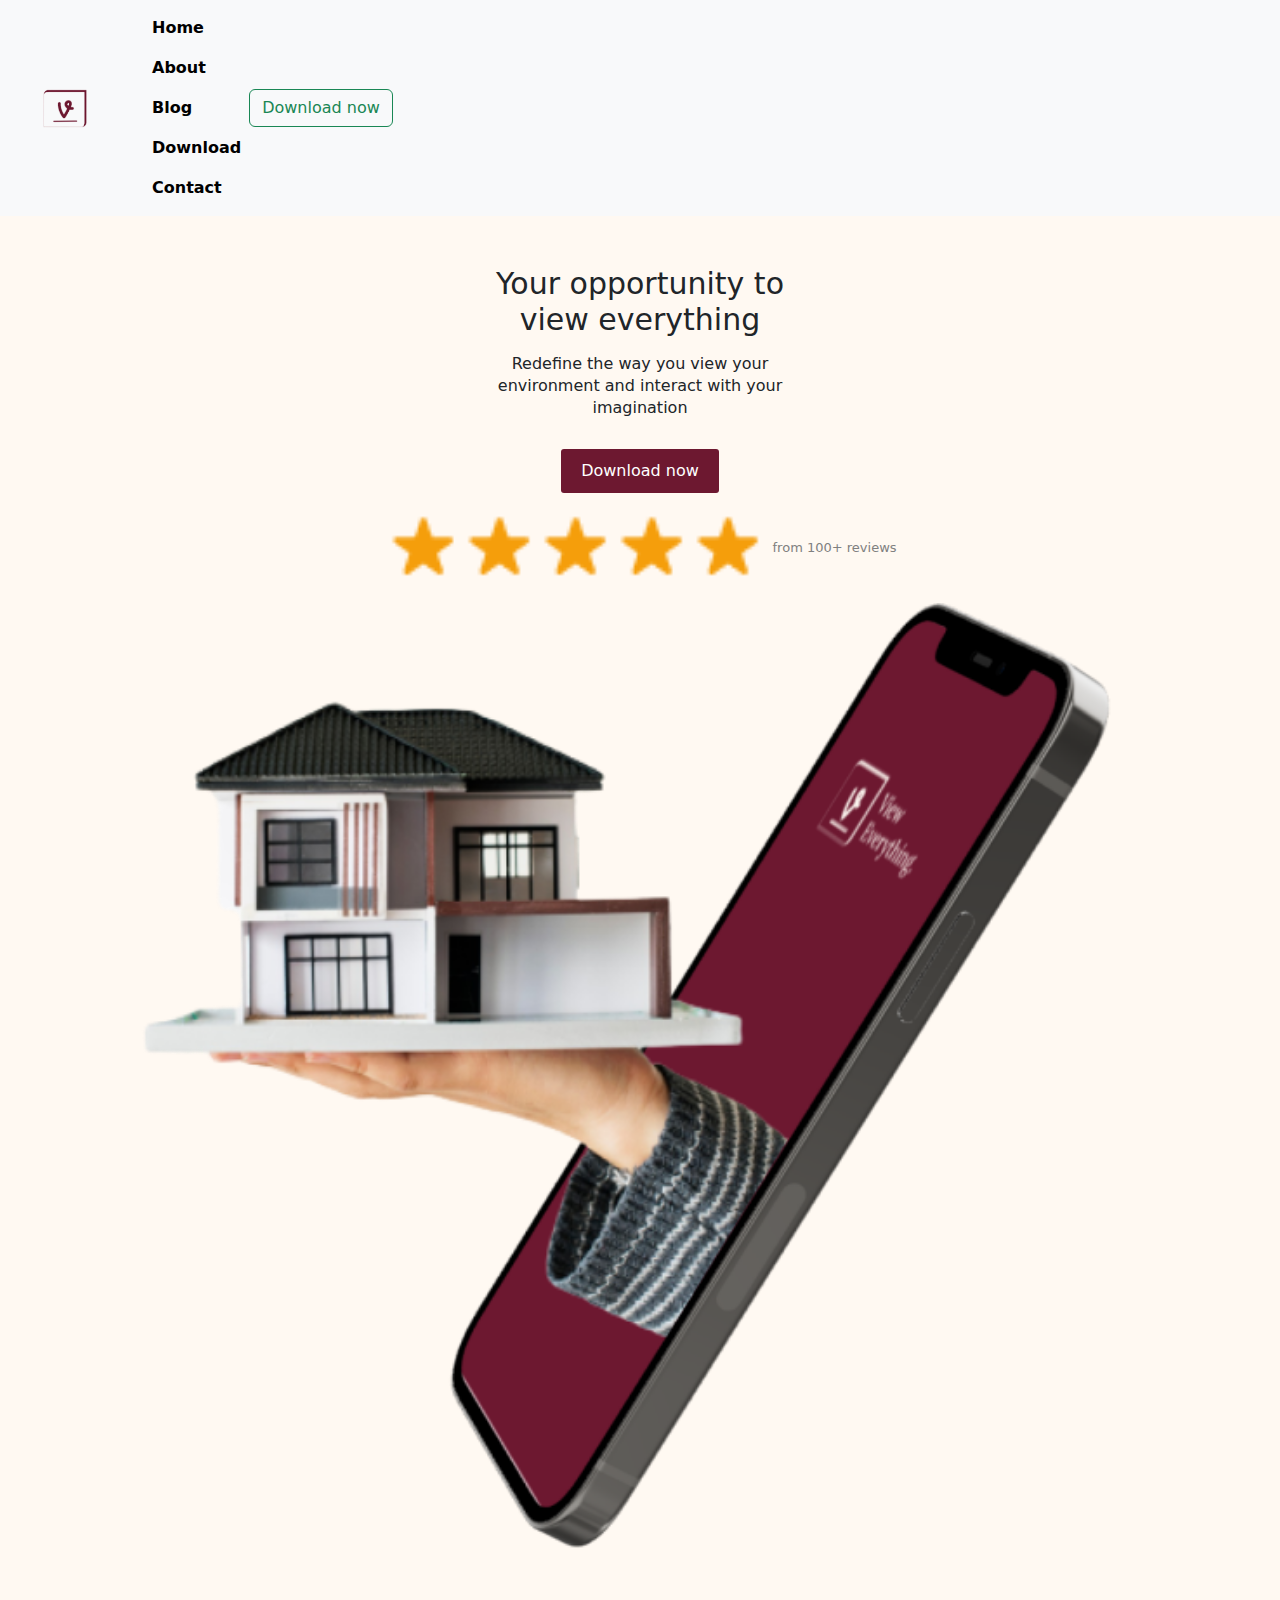
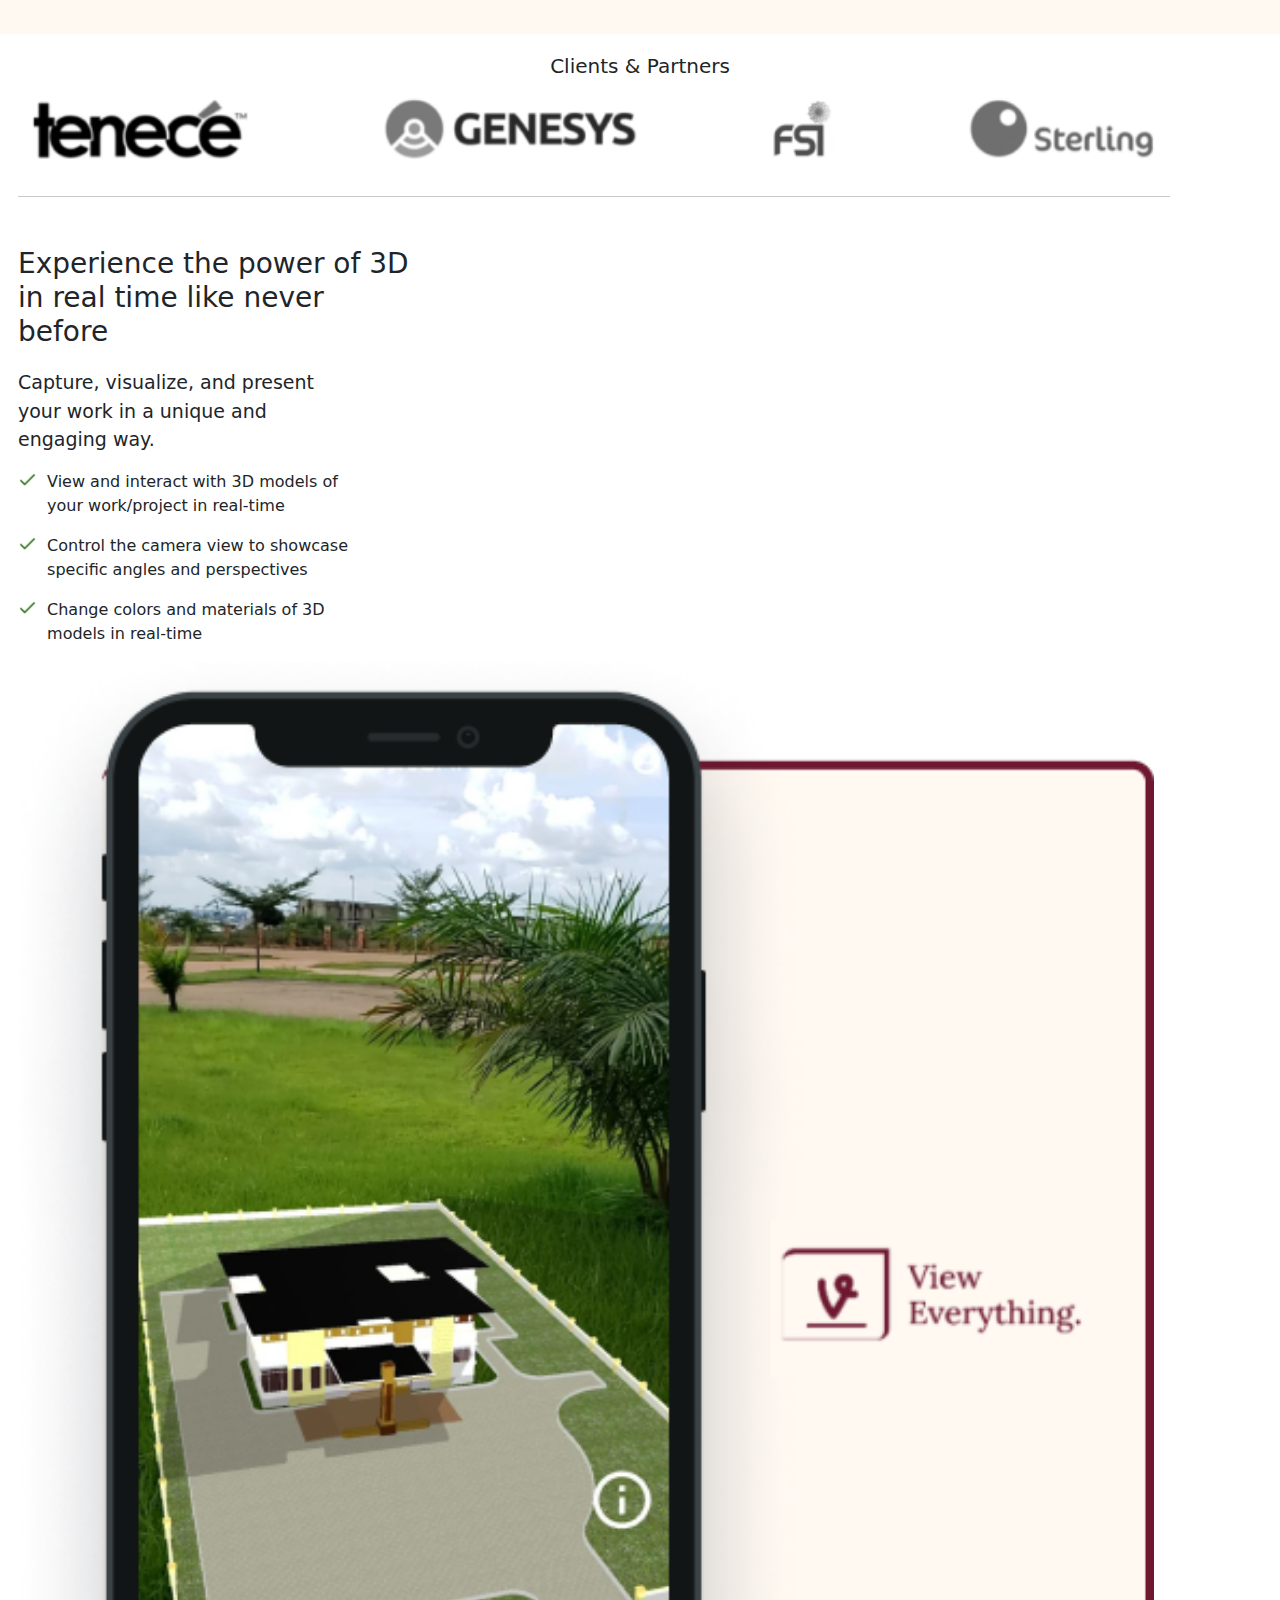
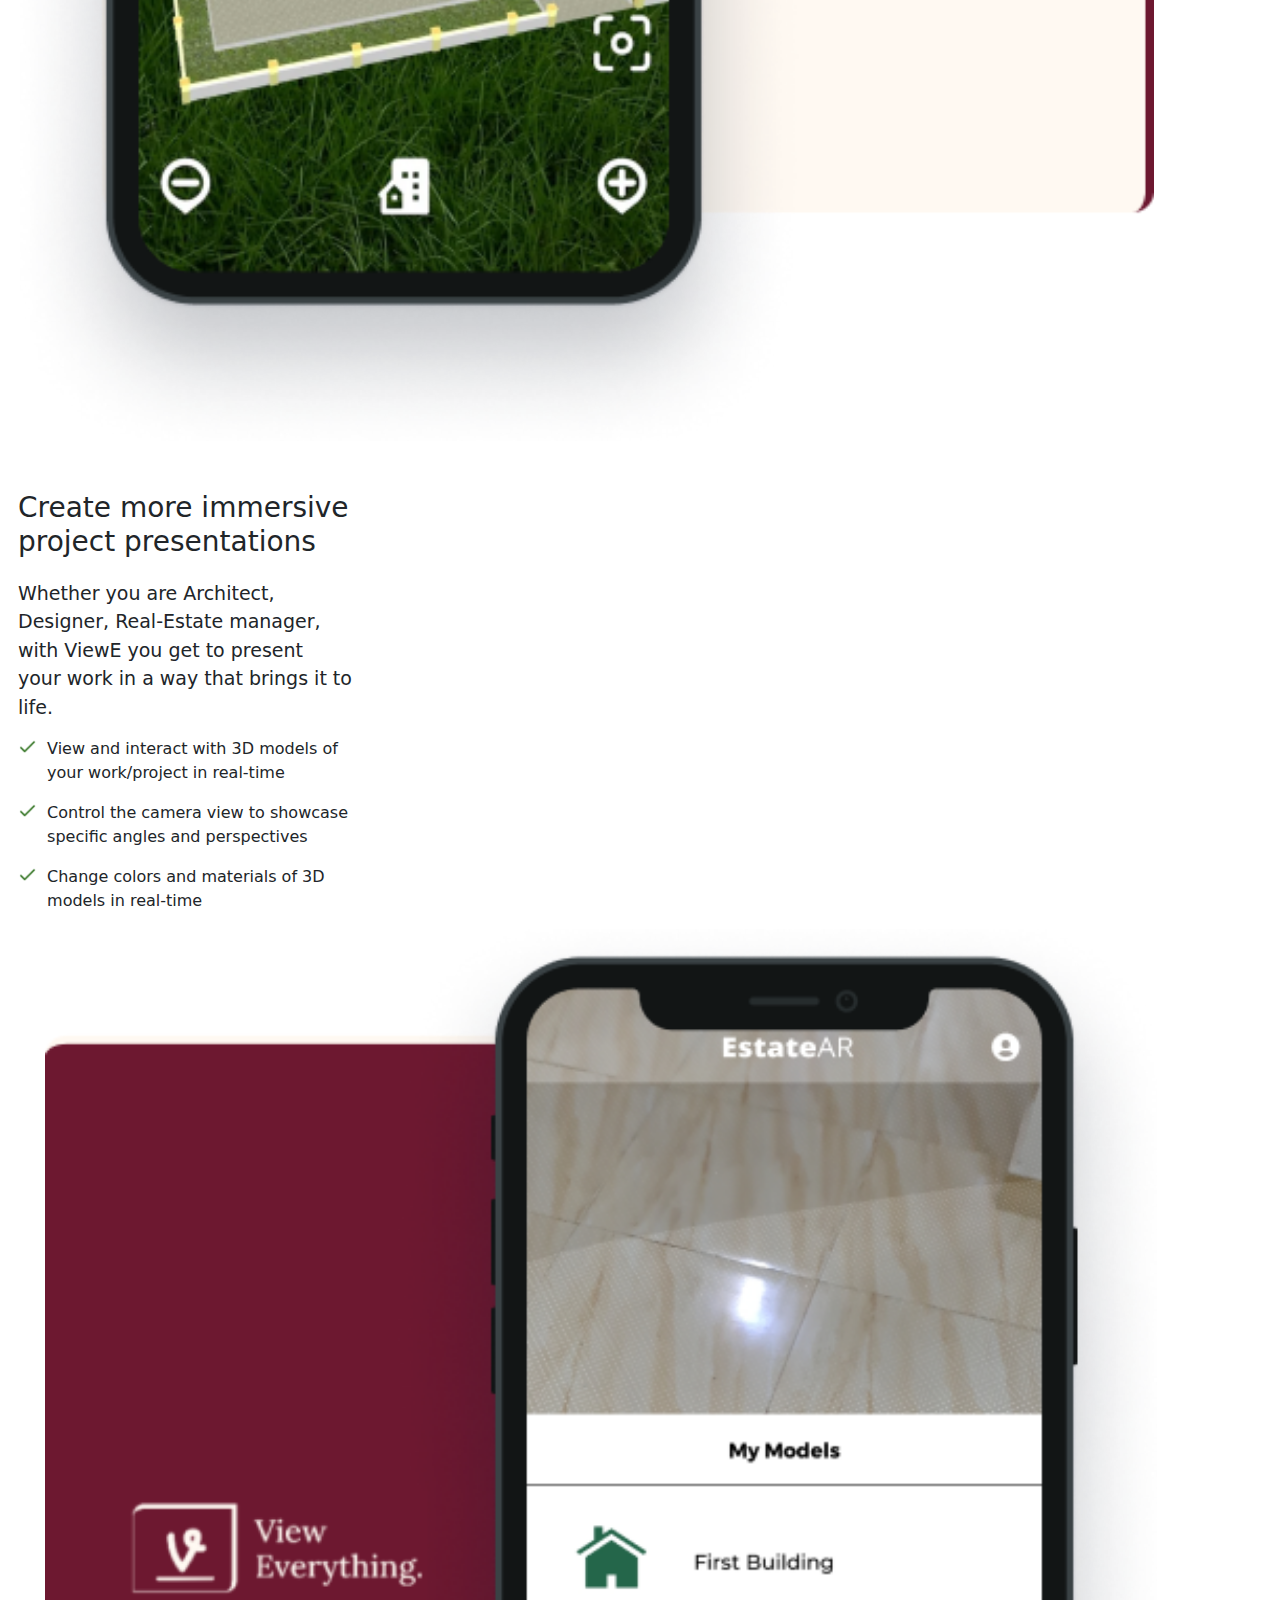
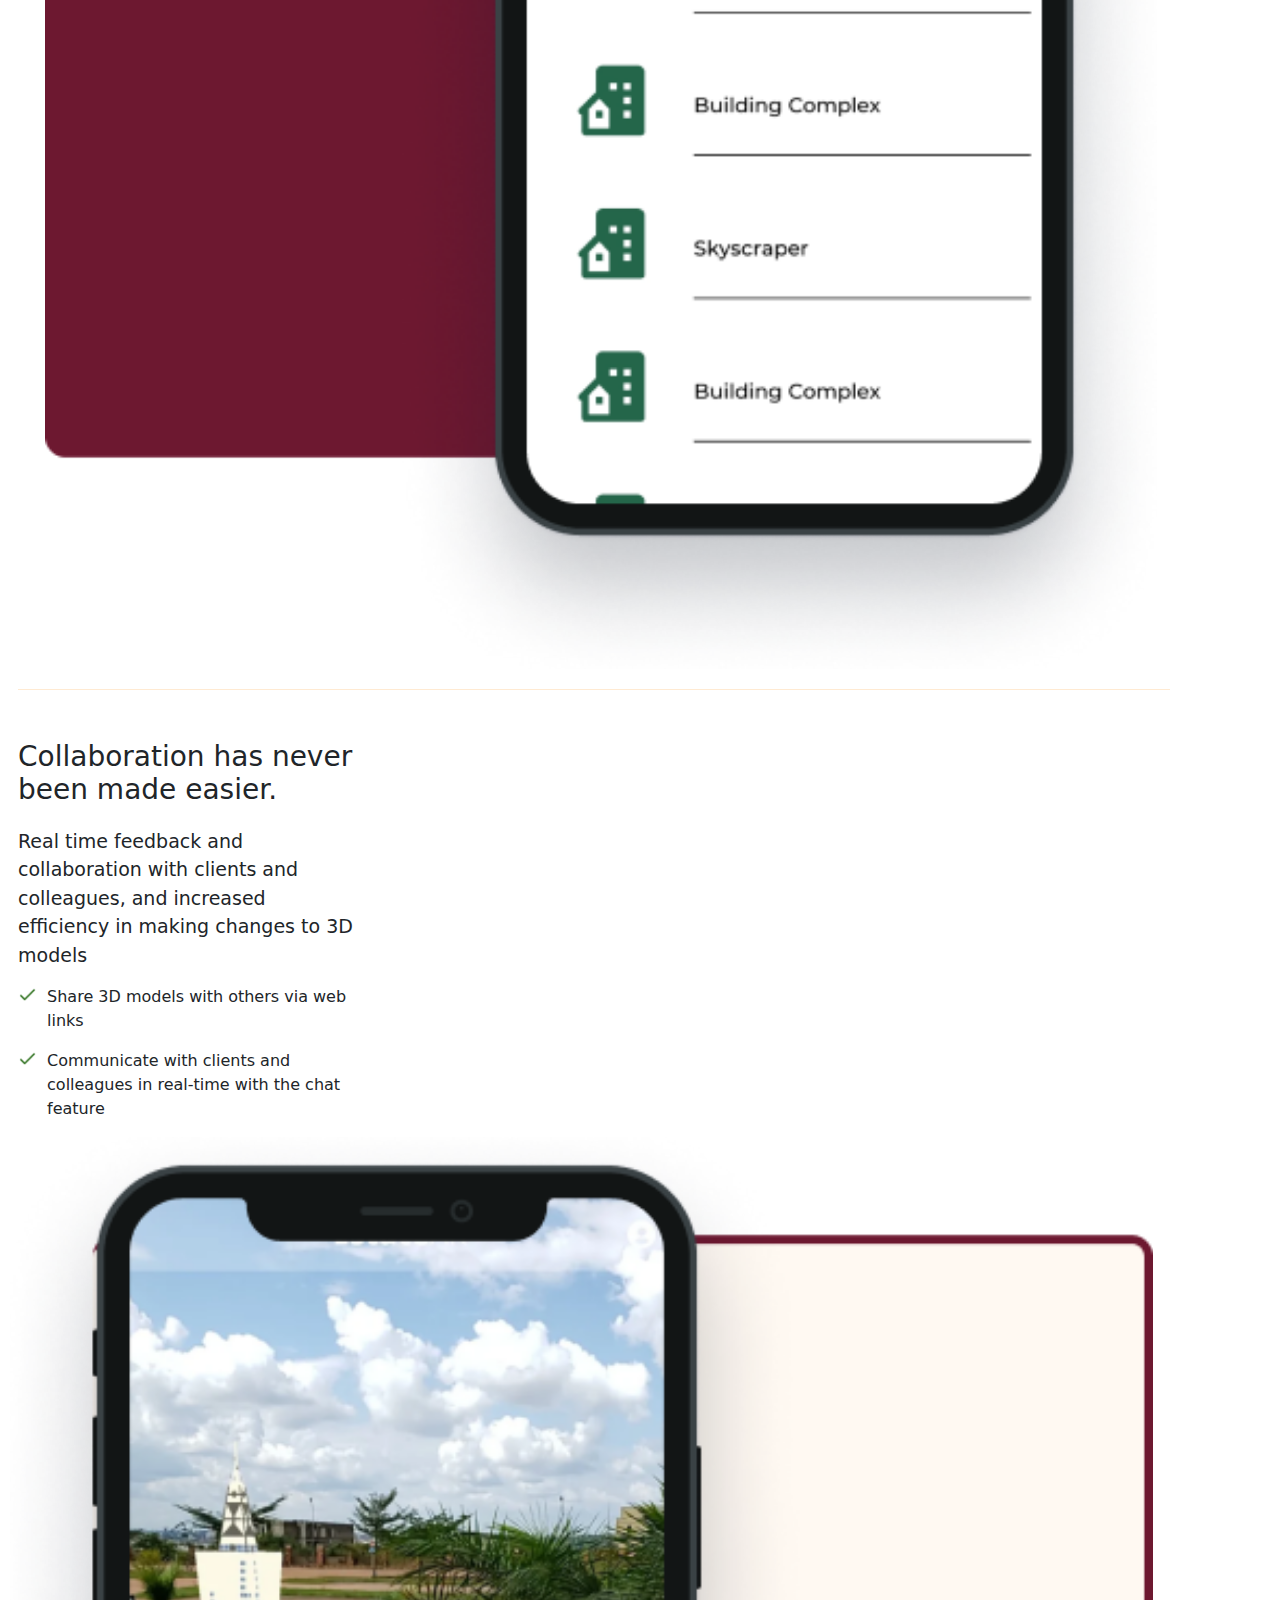
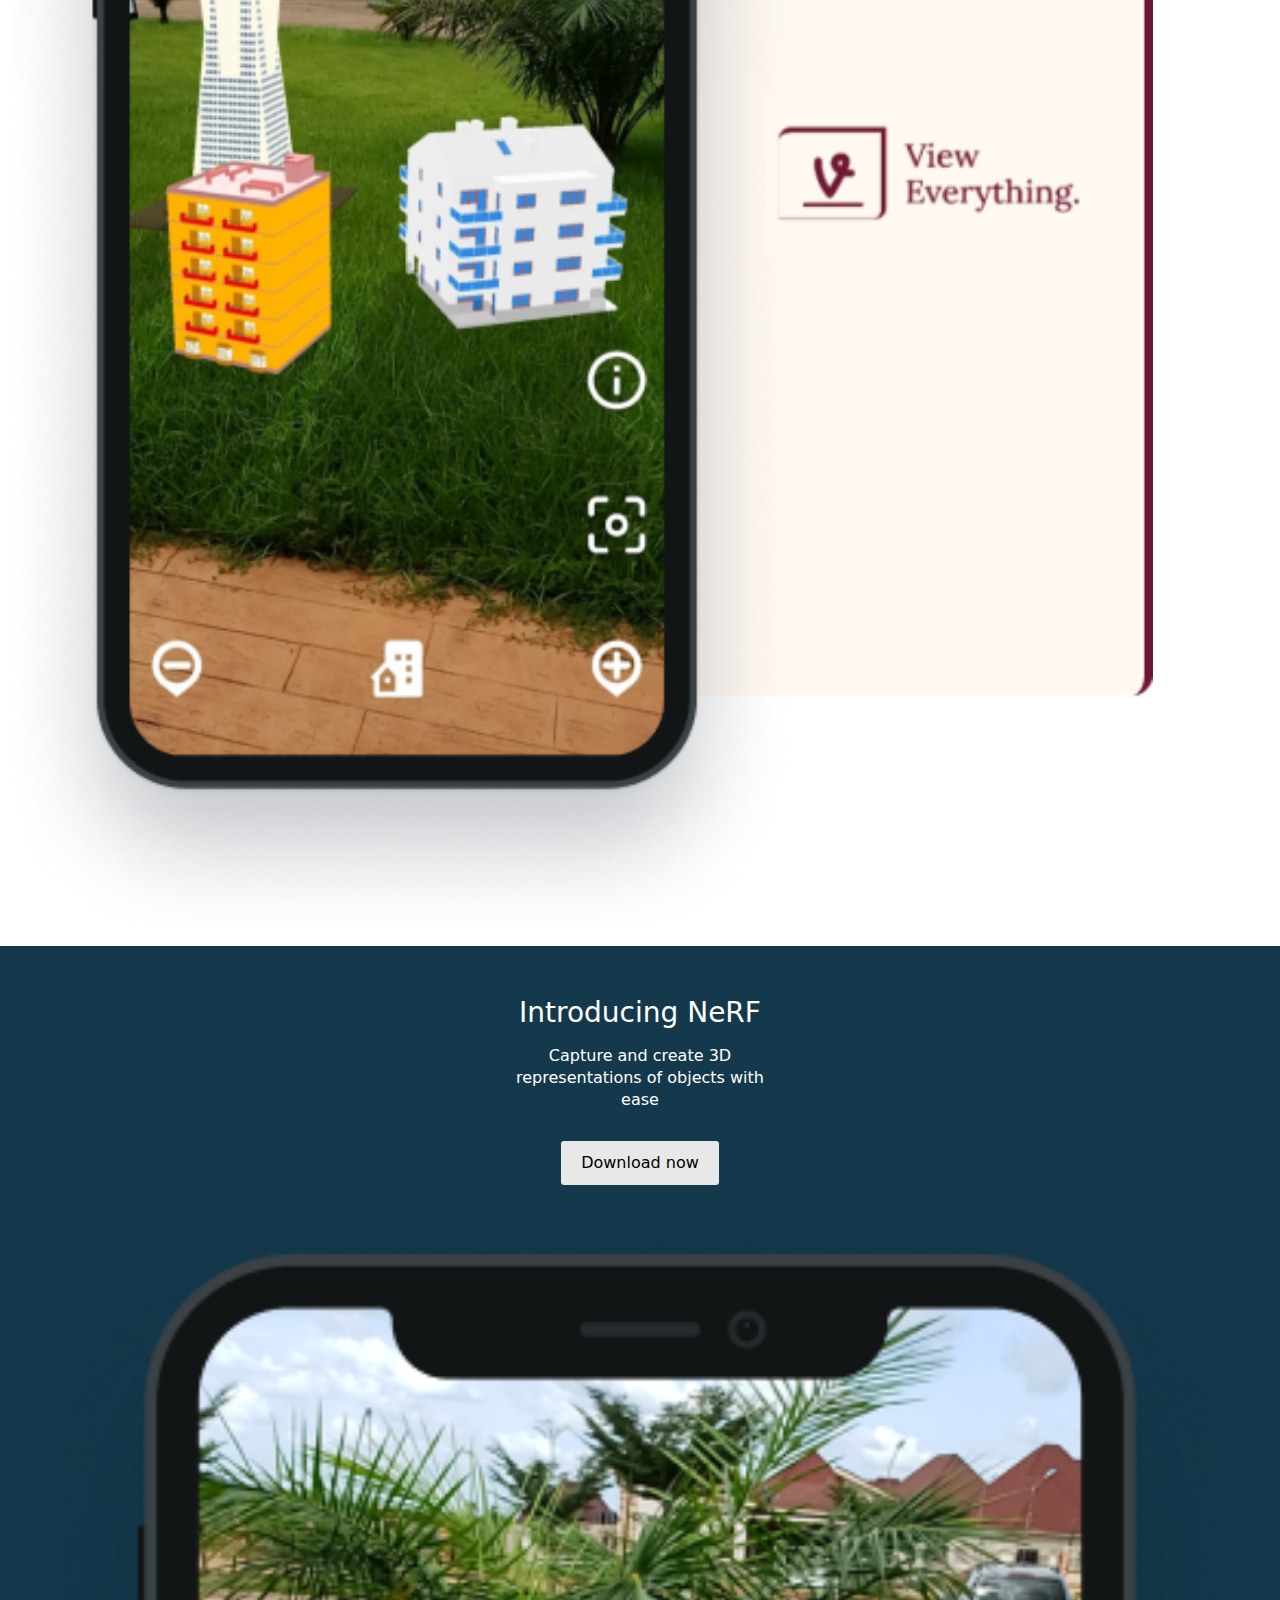
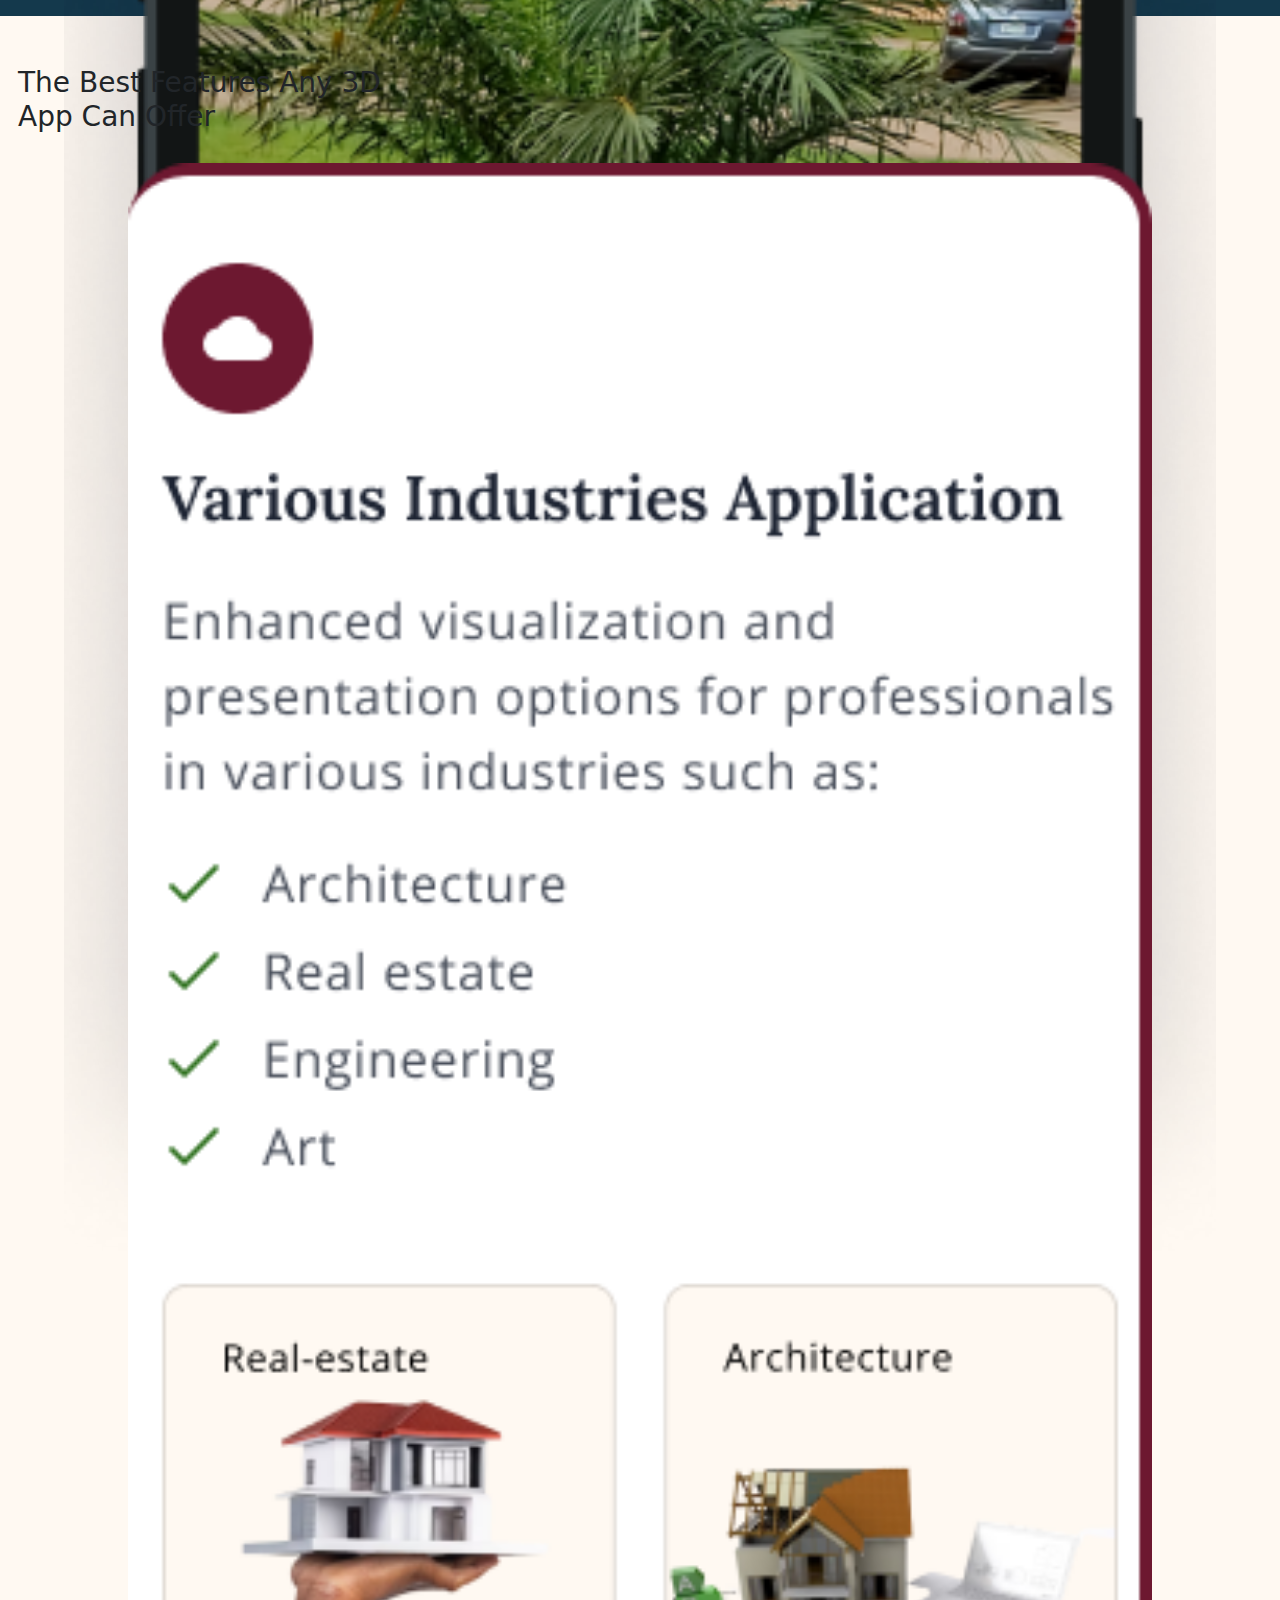
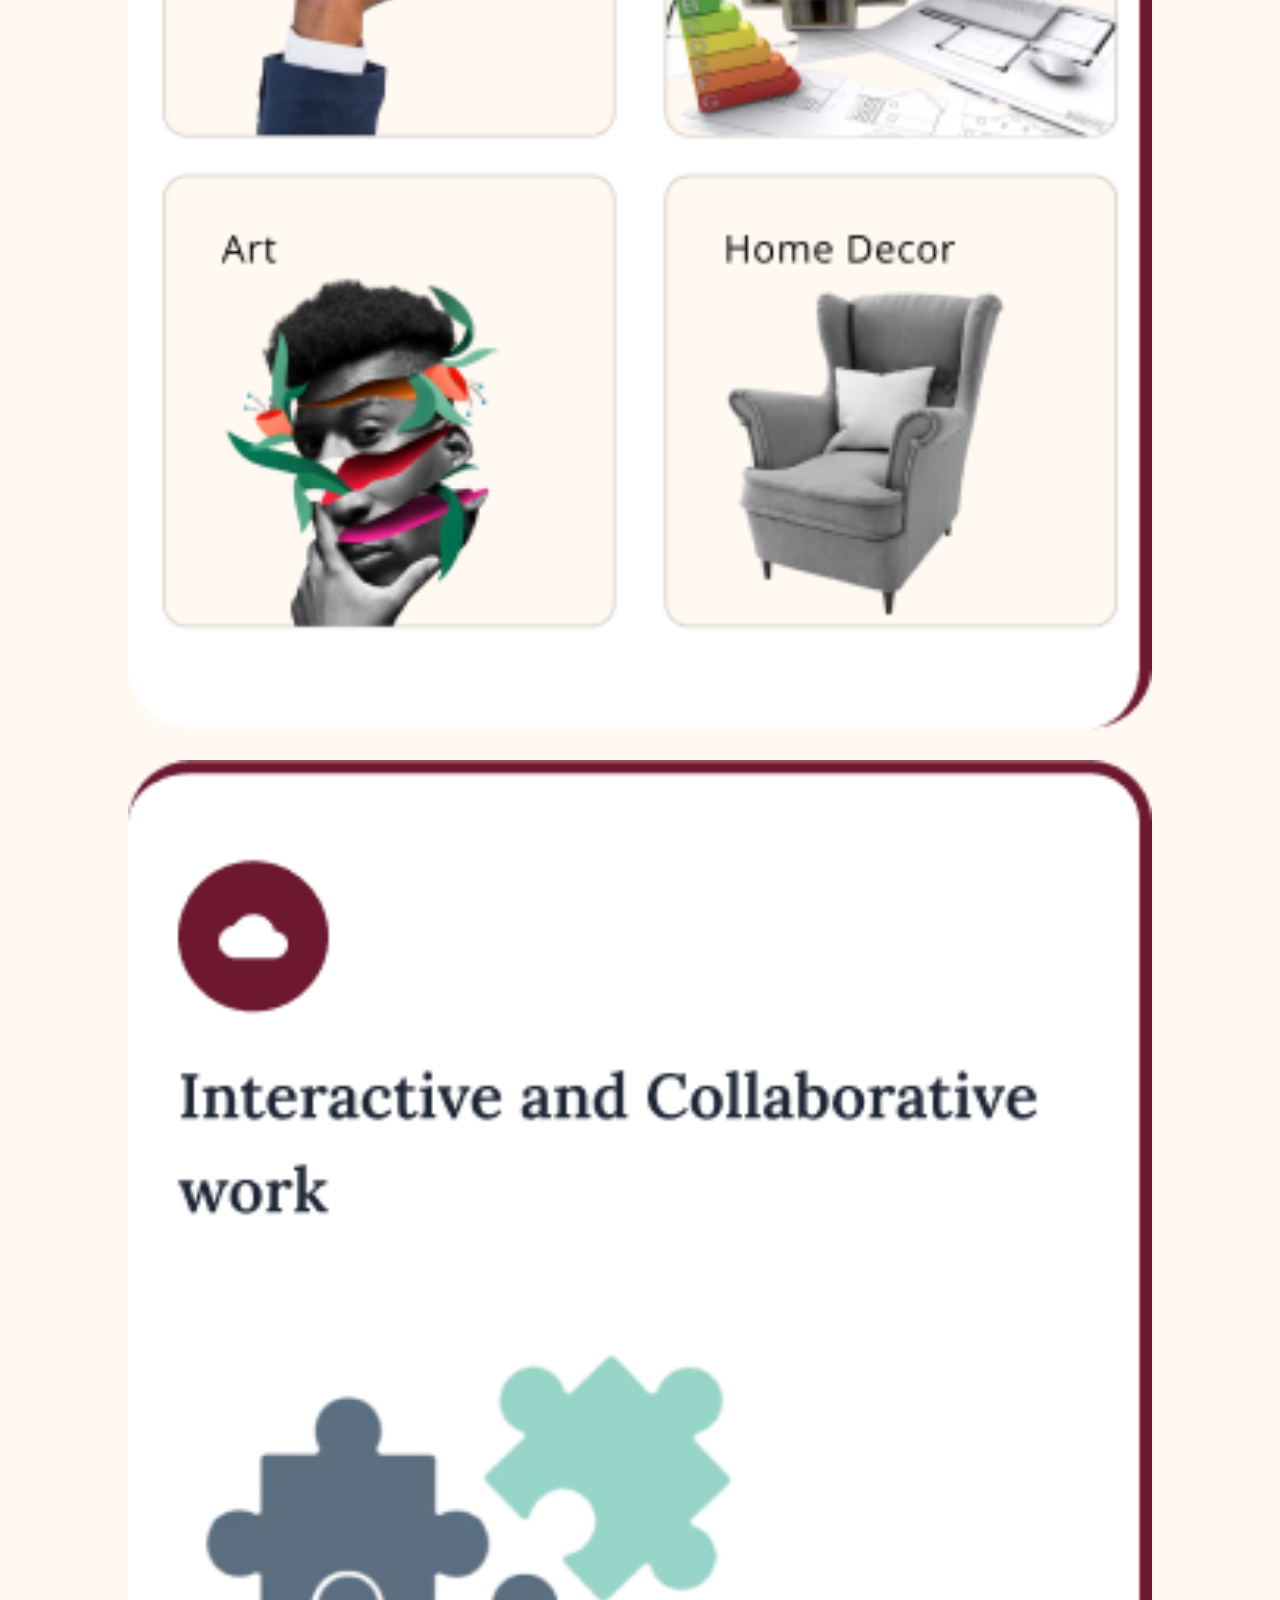
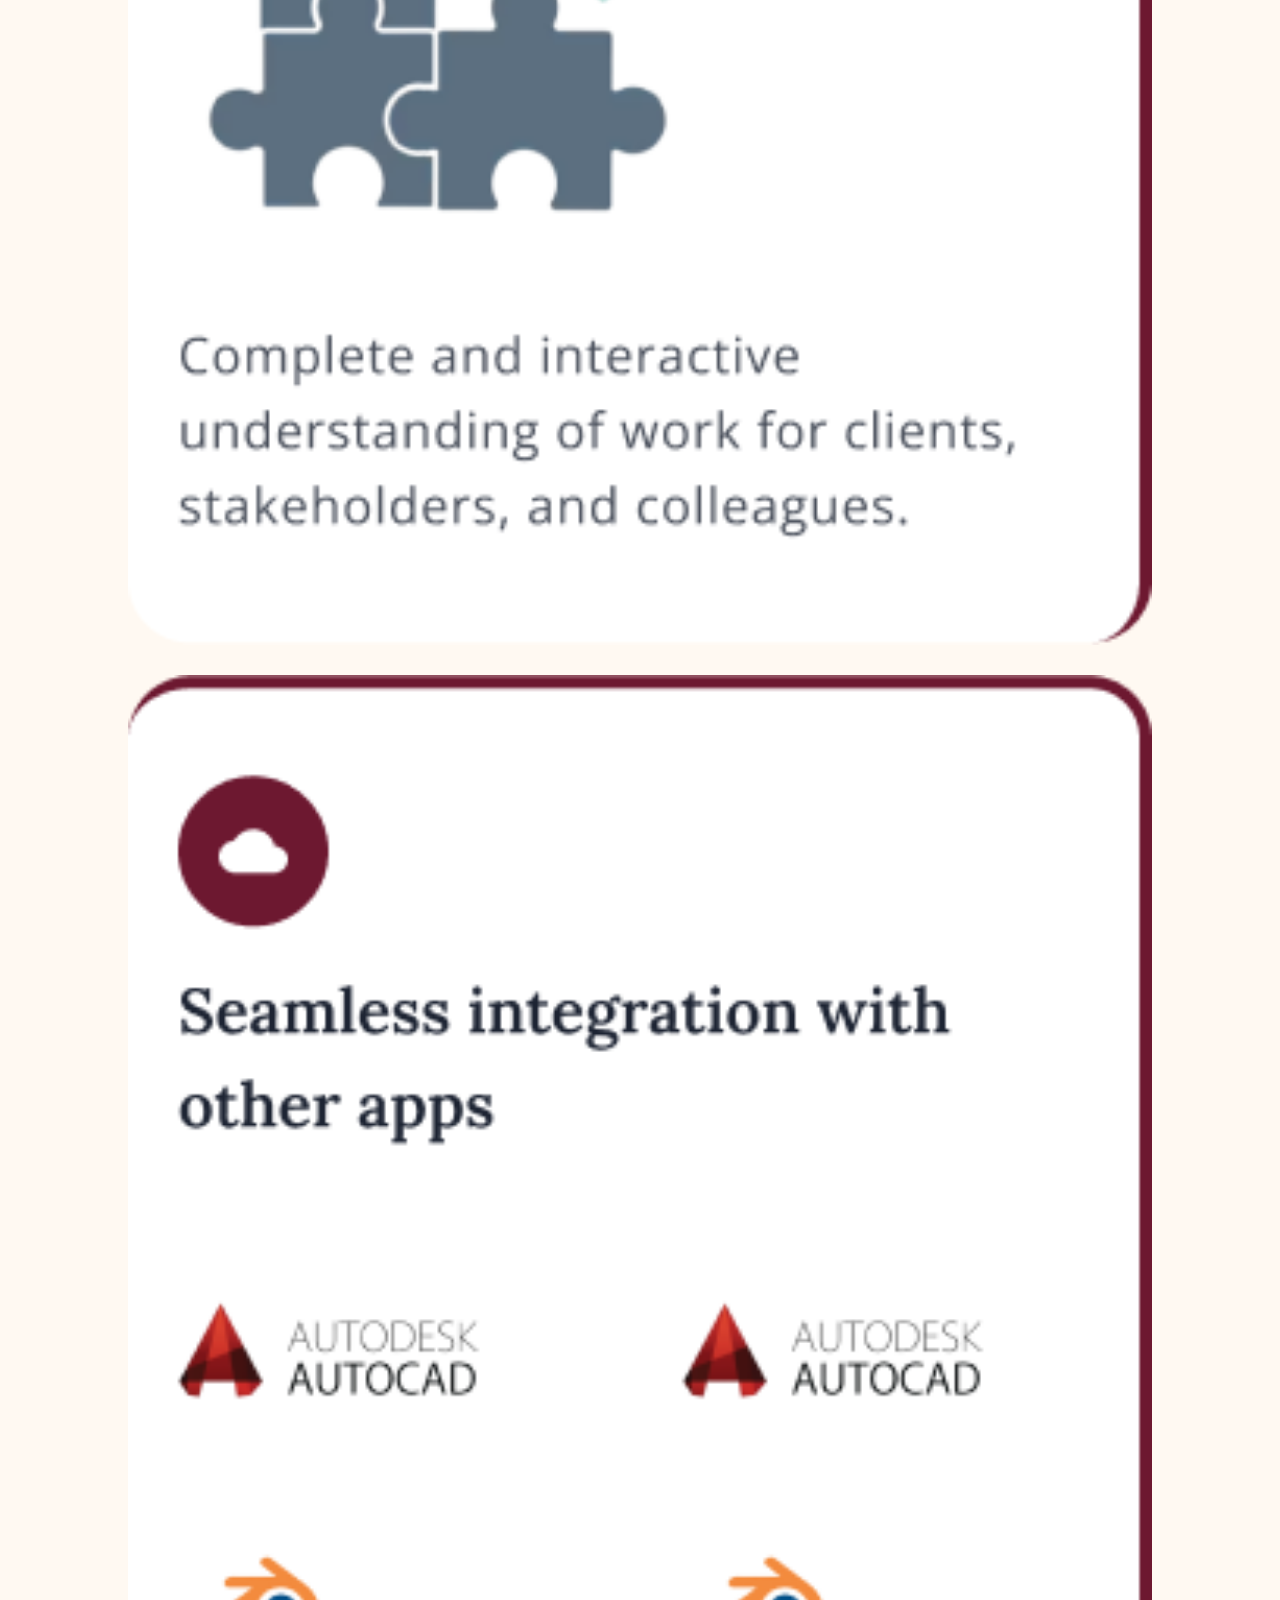
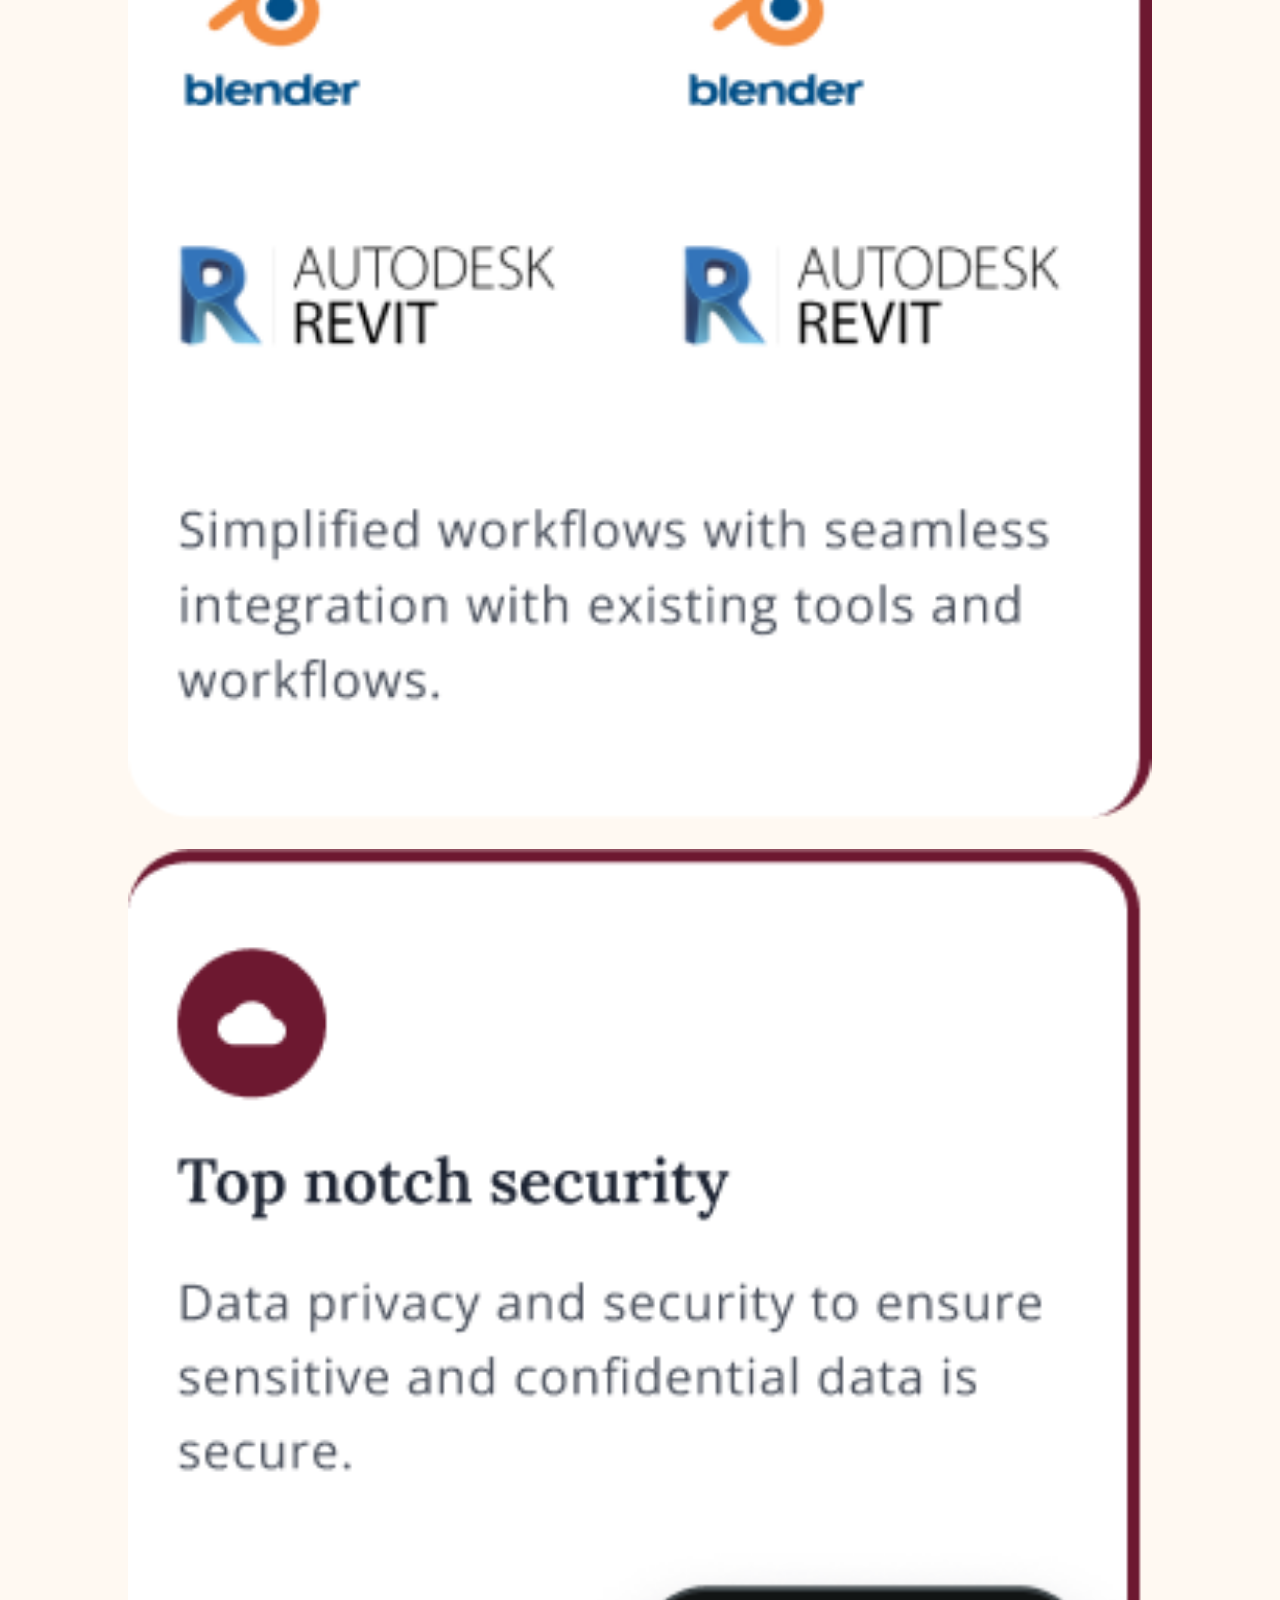
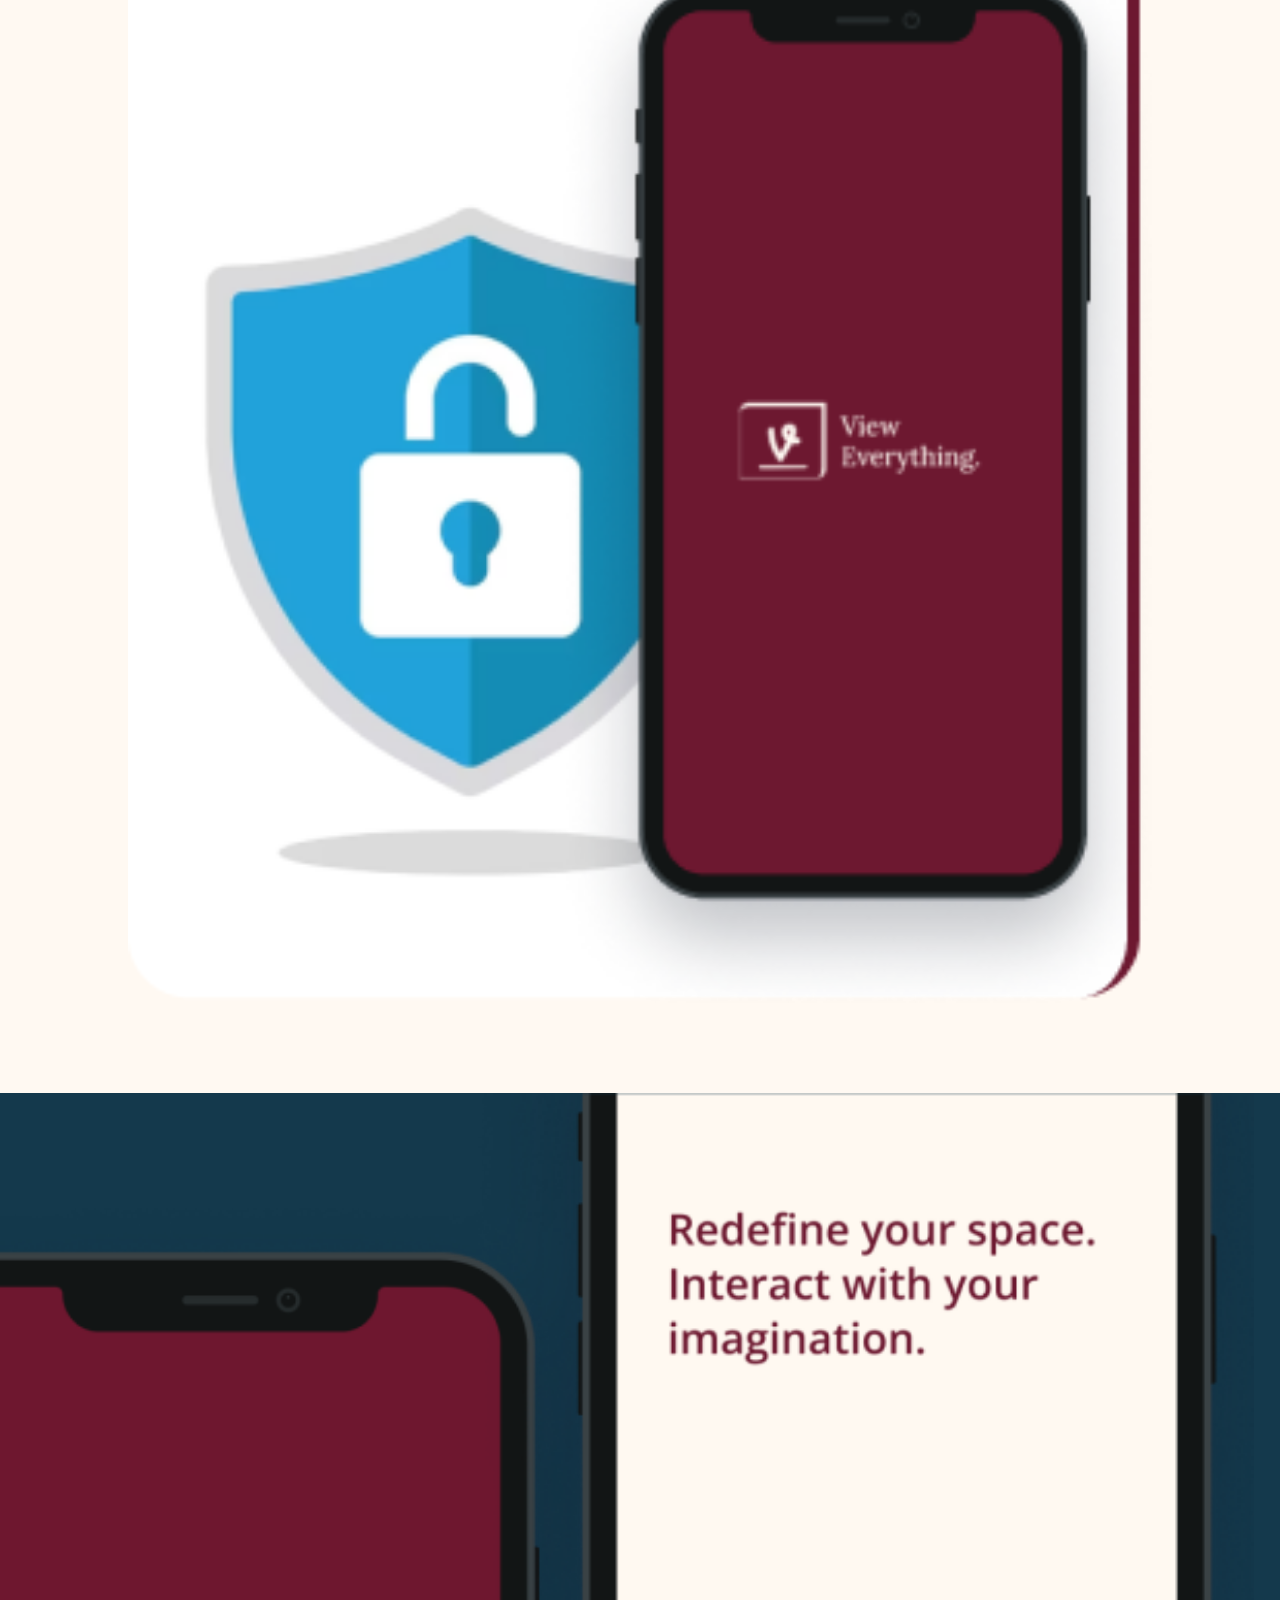
<file: index.html>
<!DOCTYPE html>
<html lang="en">
  <head>
    <meta charset="UTF-8">
    <meta name="viewport" content="width=device-width, initial-scale=1.0">
    <title>Home Page</title>
    <link rel="stylesheet" href="style.css">
    <link rel="stylesheet" href="bootstrap-5.3.2-dist/bootstrap-5.3.2-dist/css/bootstrap.css">
  </head>
  <body>
    
    <nav class="navbar navbar-expand-lg bg-body-tertiary">
      <div class="container-fluid">
        <a class="navbar-brand" href="#"><img src="img/Logo.png" alt="" class="nav-logo"></a>
        <button class="navbar-toggler" type="button" data-bs-toggle="collapse" data-bs-target="#navbarSupportedContent" aria-controls="navbarSupportedContent" aria-expanded="false" aria-label="Toggle navigation">
          <span class="navbar-toggler-icon"></span>
        </button>
        <div class="collapse navbar-collapse" id="navbarSupportedContent">


            <div class="nav-items">

              <ul class="navbar-nav me-auto mb-2 mb-lg-0">

                <div class="items-on-nav">

                  <li class="nav-item">
                    <a class="nav-link active" aria-current="page" href="index.html">Home</a>
                  </li>
                  <li class="nav-item">
                    <a class="nav-link active" aria-current="page" href="About.html">About</a>
                  </li>
                  <li class="nav-item">
                    <a class="nav-link active" aria-current="page" href="Blog.html">Blog</a>
                  </li>
                  <li class="nav-item">
                    <a class="nav-link active" aria-current="page" href="Download.html">Download</a>
                  </li>
                  <li class="nav-item">
                    <a class="nav-link active" aria-current="page" href="Contact Page.html">Contact</a>
                  </li>

                </div>

            </div>

          </ul>
          <form class="d-flex" role="search">
            <button class="btn btn-outline-success" type="submit">Download now</button>
          </form>
        </div>
      </div>
    </nav>

    <div class="mobile">

      <div class="top">
        <h3 class="top-heading">
          Your opportunity to <br> view everything
        </h3>
    
        <p class="top-text">
          Redefine the way you view your <br>           environment and interact with your <br> imagination
        </p>
    
        <div class="top-button-div">
          <a href="">
            <button class="top-button">
              Download now
            </button>
          </a>
        </div>
    
        <div class="rating">
          <p>
            <img src="img/Rating.png" alt="" class="rating-image">
            <span class="rating-text">from 100+ reviews</span>
          </p>
        </div>
    
        <div class="top-image-div">
          <p>
            <img src="img/Hand-phone.png" alt="" class="top-image">
          </p>
        </div>
    
      </div>
    
      <div class="Client">
    
        <h3 class="Client-text">Clients & Partners</h3>
        <img src="img/Client Logo.png" alt="" class="Client-image">
    
      </div>
    
      <hr class="first-line">
    
      <div class="Experience">
        <h3 class="Experience-heading">
          Experience the power of 3D <br> in real time like never <br> before
        </h3>
        <p class="Experience-text">
          Capture, visualize, and present <br> your work in a unique and <br> engaging way.
        </p>
      </div>
    
      <div class="Experience-list">
    
        <div class="Experience-list-one">
          <img src="img/tick-Icon.png" alt="" class="Experience-list-one-image">
          <p class="Experience-list-one-text">
            View and interact with 3D models of <br> your work/project in real-time
          </p>
        </div>
    
        <div class="Experience-list-two">
          <img src="img/tick-Icon.png" alt="" class="Experience-list-two-image">
          <p class="Experience-list-two-text">
            Control the camera view to showcase <br> specific angles and perspectives
          </p>
        </div>
    
        <div class="Experience-list-three">
          <img src="img/tick-Icon.png" alt="" class="Experience-list-three-image">
          <p class="Experience-list-three-text">
            Change colors and materials of 3D <br> models in real-time
          </p>
        </div>
    
    
      </div>
    
      <div class="Experience-phone-div">
        <img src="img/Group 5.png" alt="" class="Experience-phone">
      </div>
    
      <div class="Create">
    
        <h3 class="Create-heading">
          Create more immersive <br> project presentations
        </h3>
        <p class="Create-text">
          Whether you are Architect,<br> Designer, Real-Estate manager, <br> with ViewE you get to present <br> your work in a way that brings it to <br> life.
        </p>
    
      </div>
    
      <div class="Create-list">
    
        <div class="Create-list-one">
          <img src="img/tick-Icon.png" alt="" class="Create-list-one-image">
          <p class="Create-list-one-text">
            View and interact with 3D models of <br> your work/project in real-time
          </p>
        </div>
    
        <div class="Create-list-two">
          <img src="img/tick-Icon.png" alt="" class="Create-list-two-image">
          <p class="Create-list-two-text">
            Control the camera view to showcase <br> specific angles and perspectives
          </p>
        </div>
    
        <div class="Create-list-three">
          <img src="img/tick-Icon.png" alt="" class="Create-list-three-image">
          <p class="Create-list-three-text">
            Change colors and materials of 3D <br> models in real-time
          </p>
        </div>
    
    
      </div>
    
      <div class="Create-phone-div">
        <img src="img/Group 14.png" alt="" class="Create-phone">
      </div>
    
      <hr class="second-line">
    
      <div class="Collaboration">
    
        <h3 class="Collaboration-heading">
          Collaboration has never <br> been made easier.
        </h3>
        <p class="Collaboration-text">
          Real time feedback and <br> collaboration with clients and <br> colleagues, and increased <br> efficiency in making changes to 3D <br> models
        </p>
    
      </div>
    
      <div class="Collaboration-list">
    
        <div class="Collaboration-list-one">
          <img src="img/tick-Icon.png" alt="" class="Collaboration-list-one-image">
          <p class="Collaboration-list-one-text">Share 3D models with others via web <br> links</p>
        </div>
    
        <div class="Collaboration-list-two">
          <img src="img/tick-Icon.png" alt="" class="Collaboration-list-two-image">
          <p class="Collaboration-list-two-text">Communicate with clients and <br> colleagues in real-time with the chat <br> feature</p>
        </div>
    
      </div>
    
      <div class="Collaboration-phone-div">
        <img src="img/Group 6.png" alt="" class="Collaboration-phone">
      </div>
    
      <div class="Introducing">
        <h3 class="Introducing-heading">
          Introducing NeRF
        </h3>
        <p class="Introducing-text">
          Capture and create 3D <br> representations of objects with <br> ease
        </p>
    
        <div class="Introducing-button-div">
          <button class="Introducing-button">
            Download now
          </button>
        </div>
    
        <div class="Introducing-phone-div">
          <img src="img/Half-phone.png" alt="" class="Introducing-phone">
        </div>
    
      </div>
    
      <div class="Best">
        
        <h3 class="Best-text">
          The Best Features Any 3D <br> App Can Offer
        </h3>
    
        <div class="Best-image-one-div">
          <img src="img/Frame one.png" alt="" class="Best-image-one">
        </div>
    
        <div class="Best-image-two-div">
          <img src="img/Frame two.png" alt="" class="Best-image-two">
        </div>
    
        <div class="Best-image-three-div">
          <img src="img/Frame three.png" alt="" class="Best-image-three">
        </div>
    
        <div class="Best-image-four-div">
          <img src="img/Frame four.png" alt="" class="Best-image-four">
        </div>
    
      </div>
    
      <div class="Started">
    
        <div class="Started-phone-div">
          <img src="img/image 15.png" alt="" class="Started-phone">
        </div>
    
        <h3 class="Started-heading">
          Get started today with <br> the best immersive 3d <br> experience
        </h3>
        <p class="Started-text">
          A new way to interact with your <br> environment
        </p>
    
        <div class="Started-button-div">
          <button class="Started-button">
            Download now
          </button>
        </div>
    
      </div>
    
      <div class="Easy">
    
        <h3 class="Easy-heading">
          Easy and simple to use
        </h3>
        <p class="Easy-text">
          Real-time feedback and <br> collaboration with clients and <br> colleagues, and increased <br> efficiency in making changes to 3D <br> models
        </p>
    
        <div class="Easy-phones-div">
          <img src="img/Rectangle 58 (1).png" alt="" class="Easy-phones">
        </div>
    
        <div class="Easy-box-one-div">
          <img src="img/Box one.png" alt="" class="Easy-box-one">
        </div>
    
        <div class="Easy-box-two-div">
          <img src="img/Box two.png" alt="" class="Easy-box-two">
        </div>
    
        <div class="Easy-box-three-div">
          <img src="img/Box three.png" alt="" class="Easy-box-three">
        </div>
    
        <div class="Easy-button-div">
          <button class="Easy-button">
            Download now
          </button>
        </div>
    
      </div>
    
      <div class="What">
    
        <h3 class="What-heading">
          What our clients say <br> about us
        </h3>
    
        <div class="what-image-one-div">
          <img src="img/what-one.png" alt="" class="what-image-one">
        </div>
    
        <div class="what-image-two-div">
          <img src="img/what-two.png" alt="" class="what-image-two">
        </div>
    
        <div class="what-image-three-div">
          <img src="img/what-three.png" alt="" class="what-image-three">
        </div>
    
      </div>
    
      <div class="Subscribe">
    
        <h3 class="SubscribeH">
          Subscribe to our NEWSLETTER
        </h3>
    
        <p class="SubscribeP">
          Get the latest news, articles, and resources in <br> your inbox weekly.
        </p>
    
        <form action="">
          <input type="email" placeholder="Email address" class="Subscribeinput" required>
    
          <button class="Subscribebutton">
            Subscribe
          </button>
        </form>
    
      </div>
    
      <footer class="last"> 
    
        <img src="img/Logo.png" alt="">
    
        <div class="lasttext">
          <p class="About">About</p>
          <p class="Blog">Blog</p>
          <p class="downnload">Download</p>
          <p class="Contact">Contact</p>
        </div>
    
        <div class="playstore">
          
          <p class="playstoretext">
            Download the app
          </p>
          <a href=""><img src="img/Playstore.png" alt=""></a>
    
        </div>
    
        <hr class="footline">
    
        <div class="footermedia">
          <a href=""><img src="img/Facebook.png" alt=""></a>
          <a href=""><img src="img/Twitter.png" alt=""></a>
          <a href=""><img src="img/Instagram.png" alt=""></a>
          <a href=""><img src="img/LinkeIdn.png" alt=""></a>
        </div>
    
        <div class="Policy">
          
          <a href="">
            <p>
              Terms of Service
            </p>
          </a>
    
          <a href="">
            <p>
              Privacy Policy
            </p>
          </a>
    
        </div>
    
      </footer>
    
      <div class="footer-color">
    
      </div>

    </div>


    <div class="Desktop">

      <div class="Your-total">

        <div class="Your">
     
         <h3 class="Your-heading">
           Your opportunity to view <br> everything
         </h3>
         <p class="Your-text">
           Redefine the way you view your environment and <br> interact with your imagination
         </p>
     
         <a href="" class="Your-button-anchor">
           <button class="Your-button">
             Download now
           </button>
         </a>
           <img src="img/Rating.png" alt="" class="Your-rating">
           <span class="Your-rating-text">from 100+ reviews</span>
     
        </div>
     
         <img src="img/Hand-phone.png" alt="" class="Your-phone">
     
       </div>
     
       <div class="Partner">
     
         <p class="Partner-text">Clients & Partners</p>
         <img src="img/Client Logo.png" alt="" class="Partner-logos">
         <hr class="Partner-line">
     
       </div>
     
       <div class="Power-total">
         <img src="img/Group 6.png" alt="" class="Power-phone">
     
         <div class="Power">
     
           <h3>
             Experience the power of 3D in real <br> time like never before
           </h3>
           <p>
             Capture, visualize, and present your work in a <br> unique and engaging way.
           </p>
     
           <div class="Power-list-one">
             <img src="img/tick-Icon.png" alt="" class="Power-list-one-tick">
             <p class="Power-list-one-text">
               View and interact with 3D models of your work/project in real-time
             </p>
           </div>
     
           <div class="Power-list-two">
             <img src="img/tick-Icon.png" alt="" class="Power-list-two-tick">
             <p class="Power-list-two-text">
               Control the camera view to showcase specific angles and <br> perspectives
             </p>
           </div>
     
           <div class="Power-list-three">
             <img src="img/tick-Icon.png" alt="" class="Power-list-three-tick">
             <p class="Power-list-three-text">
               Change colors and materials of 3D models in real-time
             </p>
           </div>
     
         </div>
     
       </div>
     
       <div class="More-total">
     
         <div class="More">
     
           <h3>
             Create more immersive project <br> presentations
           </h3>
           <p>
             Whether you are Architect, Designer, Real-Estate <br> manager, with ViewE you get to present your work <br> in way that brings it to life.
           </p>
     
           <div class="More-list-one">
             <img src="img/tick-Icon.png" alt="" class="More-list-one-tick">
             <p class="More-list-one-text">
               View and interact with 3D models of your work/project in real-time
             </p>
           </div>
     
           <div class="More-list-two">
             <img src="img/tick-Icon.png" alt="" class="More-list-two-tick">
             <p class="More-list-two-text">
               Control the camera view to showcase specific angles and perspectives
             </p>
           </div>
     
           <div class="More-list-three">
             <img src="img/tick-Icon.png" alt="" class="More-list-three-tick">
             <p class="More-list-three-text">
               Change colors and materials of 3D models in real-time
             </p>
           </div>
     
         </div>
     
         <img src="img/Group 14.png" alt="" class="More-phone">
     
       </div>
     
       <div class="Has-total">
         <img src="img/Group 6.png" alt="" class="Has-phone">
     
         <div class="Has">
     
           <h3>
             Collaboration has never been made <br> easier
           </h3>
           <p>
             Real-time feedback and collaboration with clients <br> and colleagues and increased efficiency in making <br> changes to 3D models
           </p>
     
           <div class="Has-list-one">
             <img src="img/tick-Icon.png" alt="" class="Has-list-one-tick">
             <p class="Has-list-one-text">
               Share 3D models with others via web links
             </p>
           </div>
     
           <div class="Has-list-two">
             <img src="img/tick-Icon.png" alt="" class="Has-list-two-tick">
             <p class="Has-list-two-text">
               Communicate with clients and cooleagues in real-time with the chat <br> feature
             </p>
           </div>
     
         </div>
     
       </div>
     
       <div class="NeRF-total">
     
         <div class="NeRF">
     
           <div class="NeRF-writeup">
             <h3 class="NeRF-heading">Introducing NeRF</h3>
             <p class="NeRF-text">
               Capture and create 3D <br>
               representations of objects with <br> ease.
             </p>
             <button class="NeRF-button">
               Download now
             </button>
           </div>
           <img src="img/Hand-phone.png" alt="" class="NeRF-phone">
     
         </div>
     
         <hr class="NeRF-line">
     
         <div class="Offer">
     
           <h3 class="Offer-heading">
             The Best Features Any 3D App Can Offer
           </h3>
     
           <div class="Offer-image-one-div">
             <img src="img/Frame 40576.png" alt="" class="Offer-image-one">
           </div>
     
           <div class="Offer-image-two-three-div">
             <img src="img/Frame 40578.png" alt="" class="Offer-image-two">
             <img src="img/Frame 40579.png" alt="" class="Offer-image-three">
           </div>
     
           <div class="Offer-image-four-div">
             <img src="img/Frame 40577.png" alt="" class="Offer-image-four">
           </div>
       
         </div>
     
       </div>
     
       <div class="Redefined">
     
         <img src="img/Phone.png" alt="" class="Redefined-phone">
     
         <div class="Redefined-writeup">
           <h3 class="Redefined-heading">
             Get started today with the best <br> Immersive 3d experience 
           </h3>
           <p class="Redefined-text">
             A new way to interact with your environment
           </p>
           <button class="Redefined-button">
             Download now
           </button>
         </div>
     
       </div>
     
       <div class="Use">
     
         <div class="Use-writeup">
           <h3 class="Use-heading">
             Easy and Simple to use
           </h3>
           <p class="Use-text">
             Real-time feedback and collaboration with clients <br> and colleagues, and increased efficiency in making <br> changes to 3D models
           </p>
           <img src="img/Rectangle 58 (1).png" alt="" class="Use-phones">
         </div>
     
         <div class="Use-images">
     
           <div class="Use-image-one-div">
             <img src="img/Box one.png" alt="" class="Use-image-one">
           </div>
     
           <div class="Use-image-two-div">
             <img src="img/Box two.png" alt="" class="Use-image-two">
           </div>
     
           <div class="Use-image-three-div">
             <img src="img/Box three.png" alt="" class="Use-image-three">
           </div>
     
           <button class="Use-button">
             Download now
           </button>
     
         </div>
     
       </div>
     
       <div class="Changer">
         <h3 class="Changer-heading">
           What our clients say about us
         </h3>
         <div class="Changer-image-div">
           <img src="img/boxes (1).png" alt="" class="Changer-image">
         </div>
       </div>
     
       <div class="Inbox">
     
         <div class="Inbox-writeup">
           <h3 class="Inbox-heading">
             Subscribe to our NEWSLETTER
           </h3>
           <p class="Inbox-text">
             Get the latest news, articles, and resources in your inbox weekly.
           </p>
         </div>
     
         <form action="" class="Inbox-form">
           
          <div class="Inbox-input">
             <input type="email" name="" id="" placeholder="Email address"  required class="Inbox-input-email">
           </div>
     
           <button     class="Inbox-input-button"  >
             Subscribe
          </button>
         
         </form>
     
       </div>
     
       <div>
     
         <div class="Footer">
     
           <img src="img/Logo.png" alt="" class="Footer-logo">
       
           <div class="Footer-second-div">
             <p class="Footer-second-div-text">Download the app</p>
             <a href="">
               <img src="img/Playstore.png" alt="" class="Footer-second-div-image">
             </a>
           </div>
       
         </div>
       
         <div class="Footer-writeup">
           <a href=""><p>About</p></a>
           <a href=""><p>Blog</p></a>
           <a href=""><p>Download</p></a>
           <a href=""><p>Contact</p></a>
         </div>
       
     
       </div>
     
       <hr class="Footer-desktop-line">
     
       <div class="Footer-desktop-media">
     
         <a href="">
           <img src="img/Facebook.png" alt="" class="Footer-desktop-facebook">
         </a>
         <a href="">
           <img src="img/Twitter.png" alt="" class="Footer-desktop-twitter">
         </a>
         <a href="">
           <img src="img/Instagram.png" alt="" class="Footer-desktop-instagram">
         </a>
         <a href="">
           <img src="img/LinkeIdn.png" alt="" class="Footer-desktop-Linkeidn">
         </a>
     
         <div class="Footer-desktop-media-writeup">
           <a href="">
             <p class="Footer-desktop-media-text-one">
               Terms of Service
             </p>
           </a>
           <a href="">
             <p class="Footer-desktop-media-text-two">Privacy Policy</p>
           </a>
         </div>
     
       </div>
     
    </div>

    <script src="bootstrap-5.3.2-dist/bootstrap-5.3.2-dist/js/bootstrap.bundle.js"></script>
  </body>
</html>
</file>
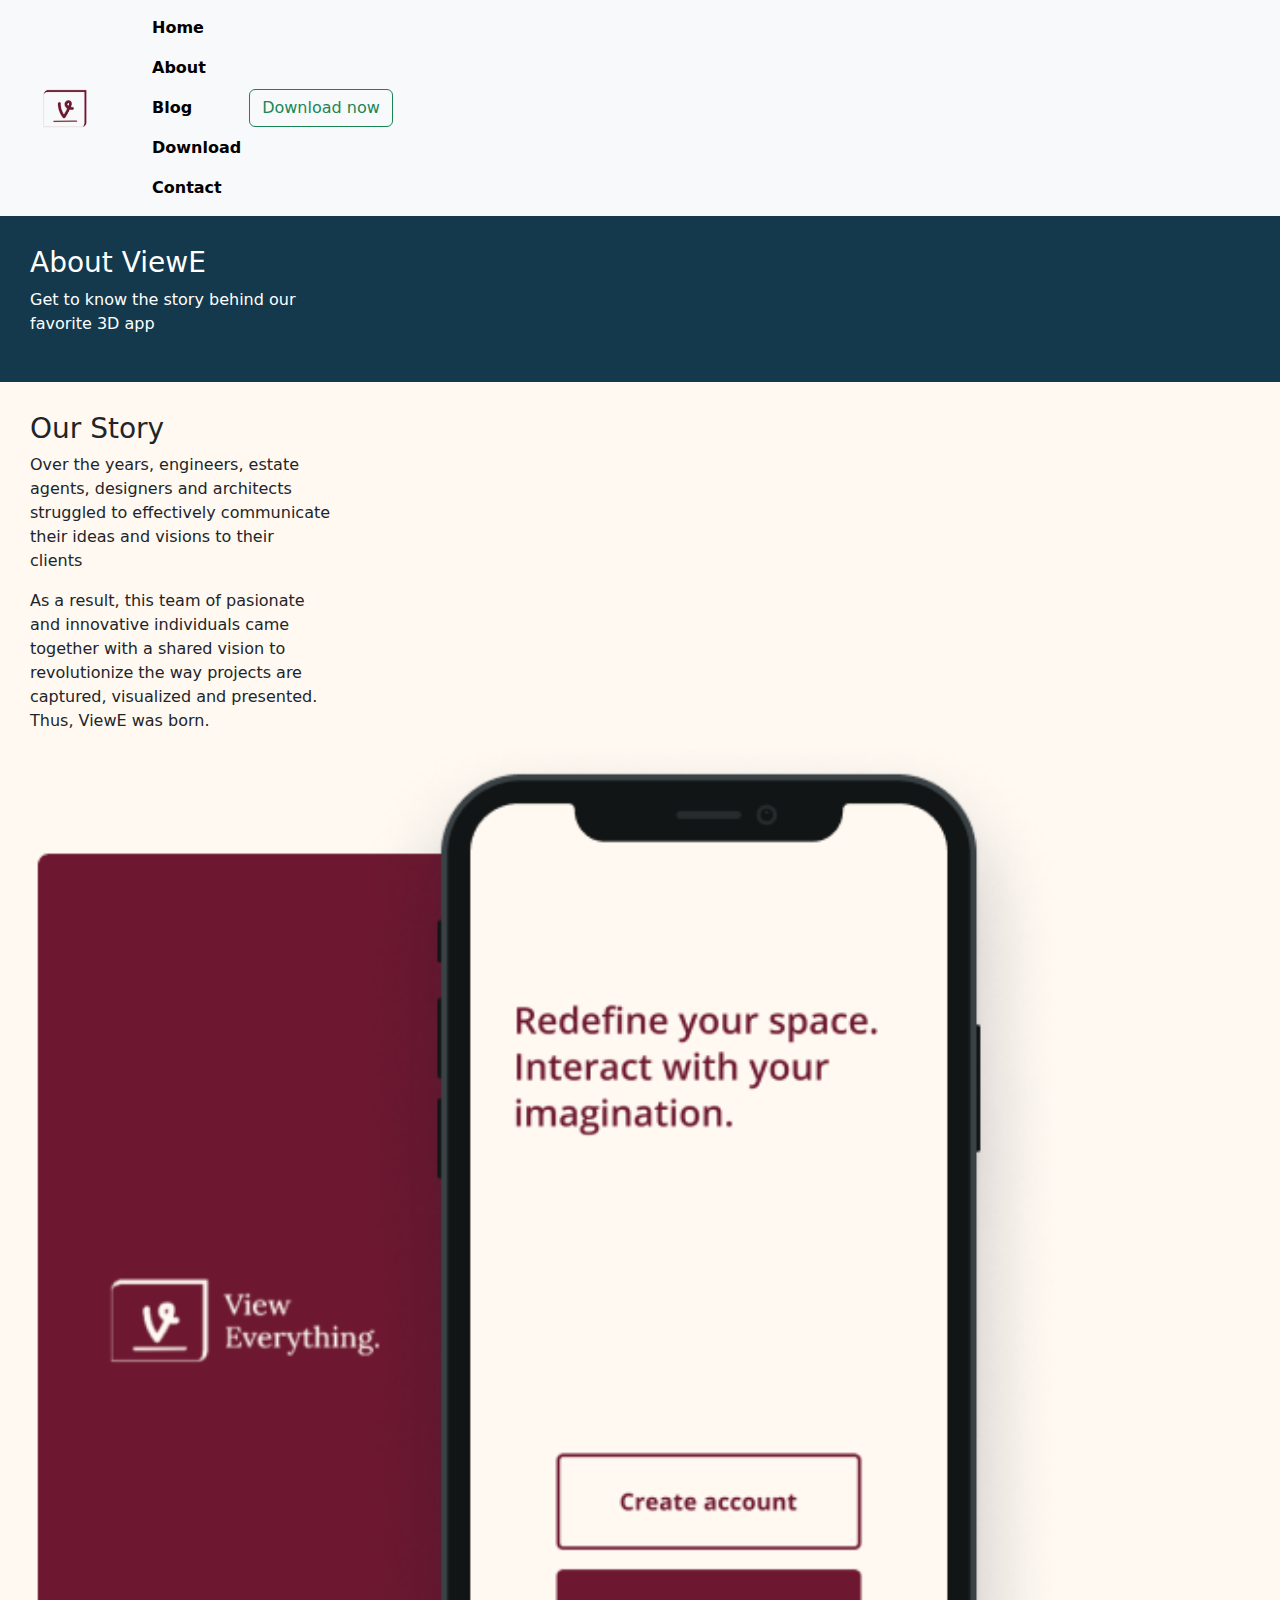
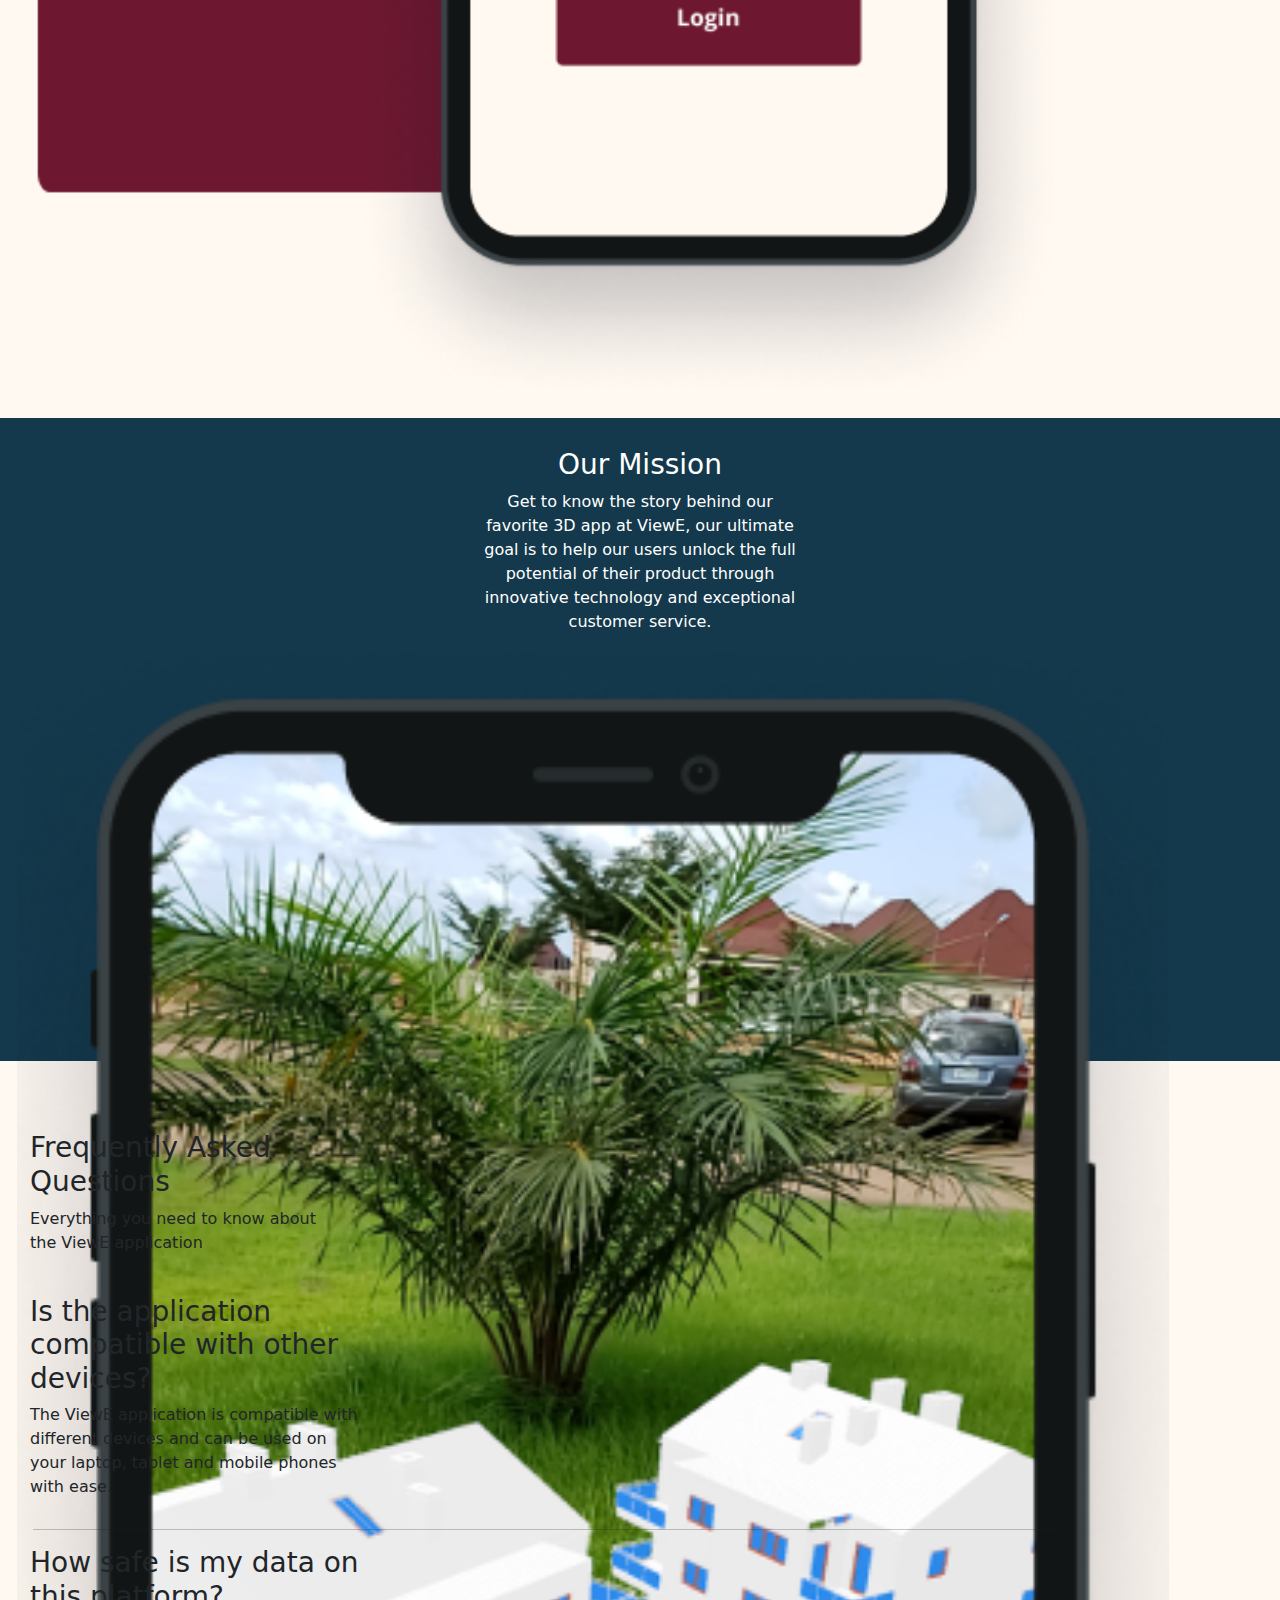
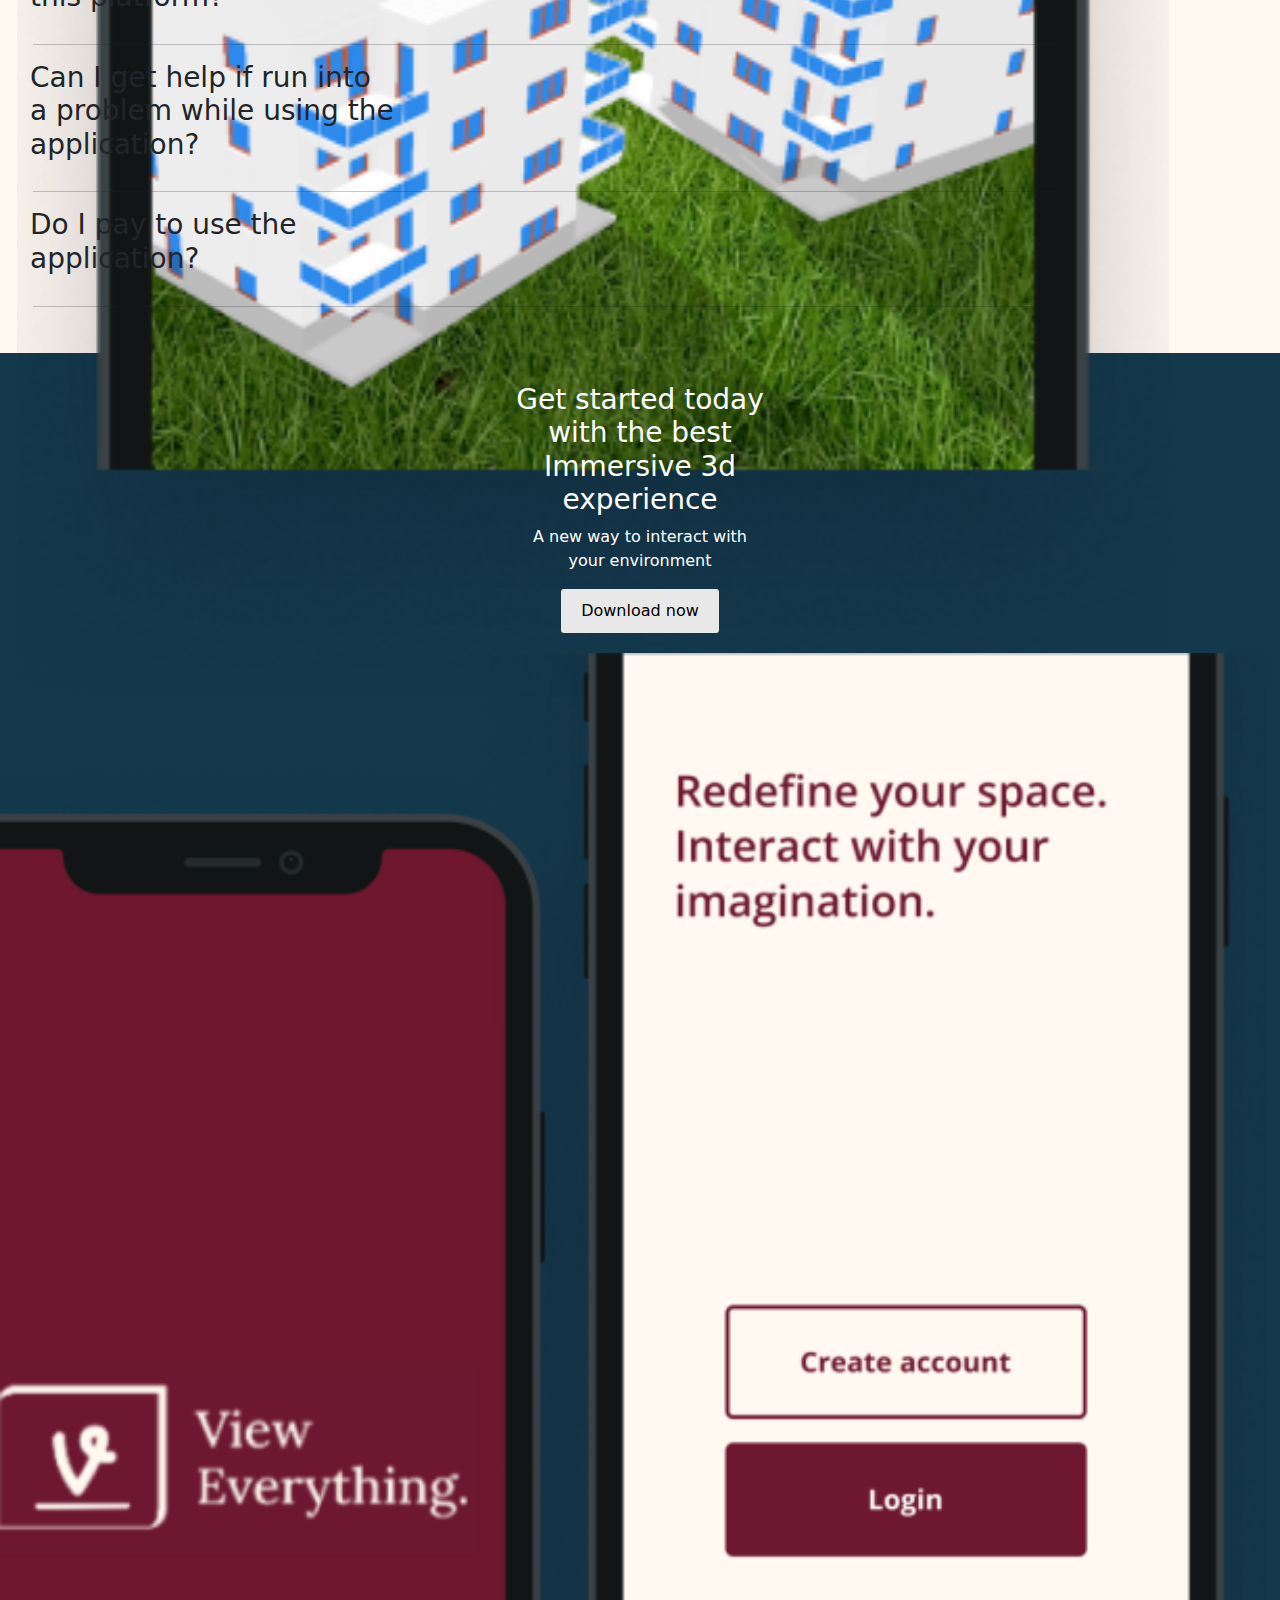
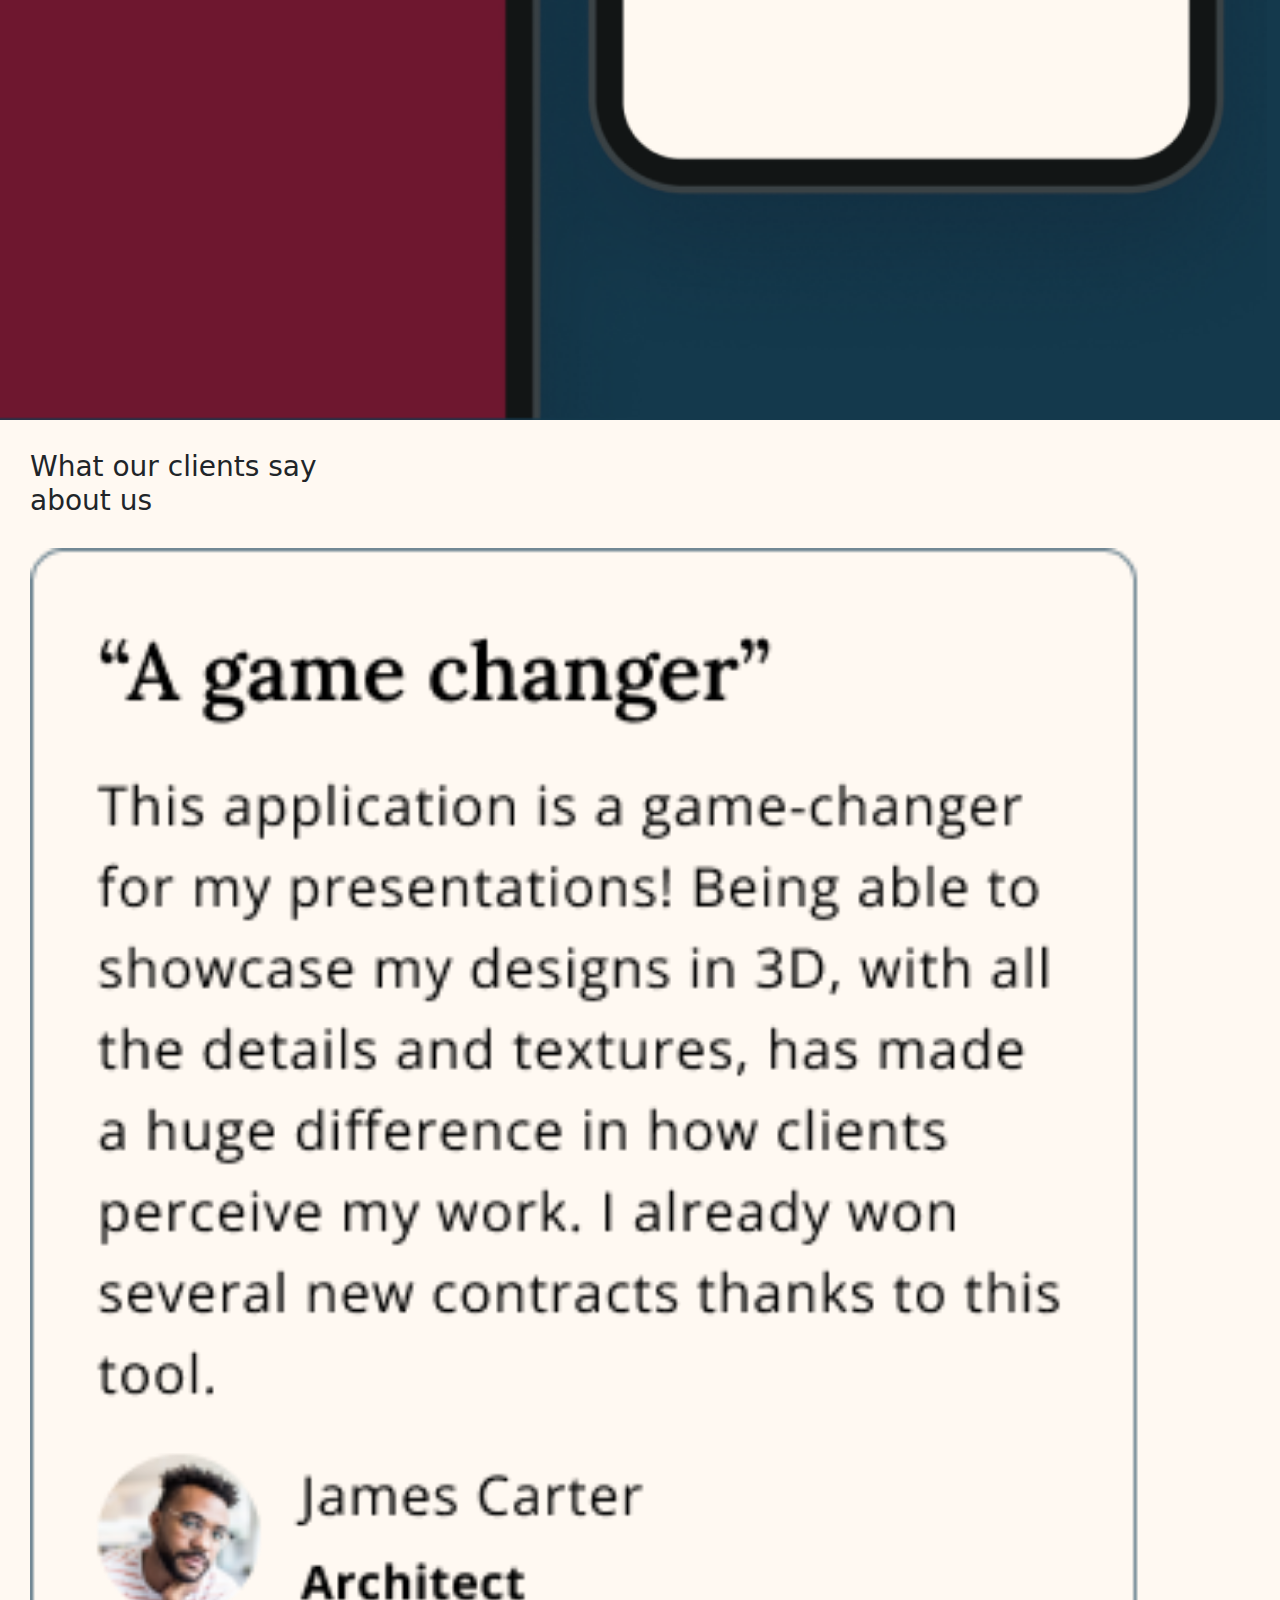
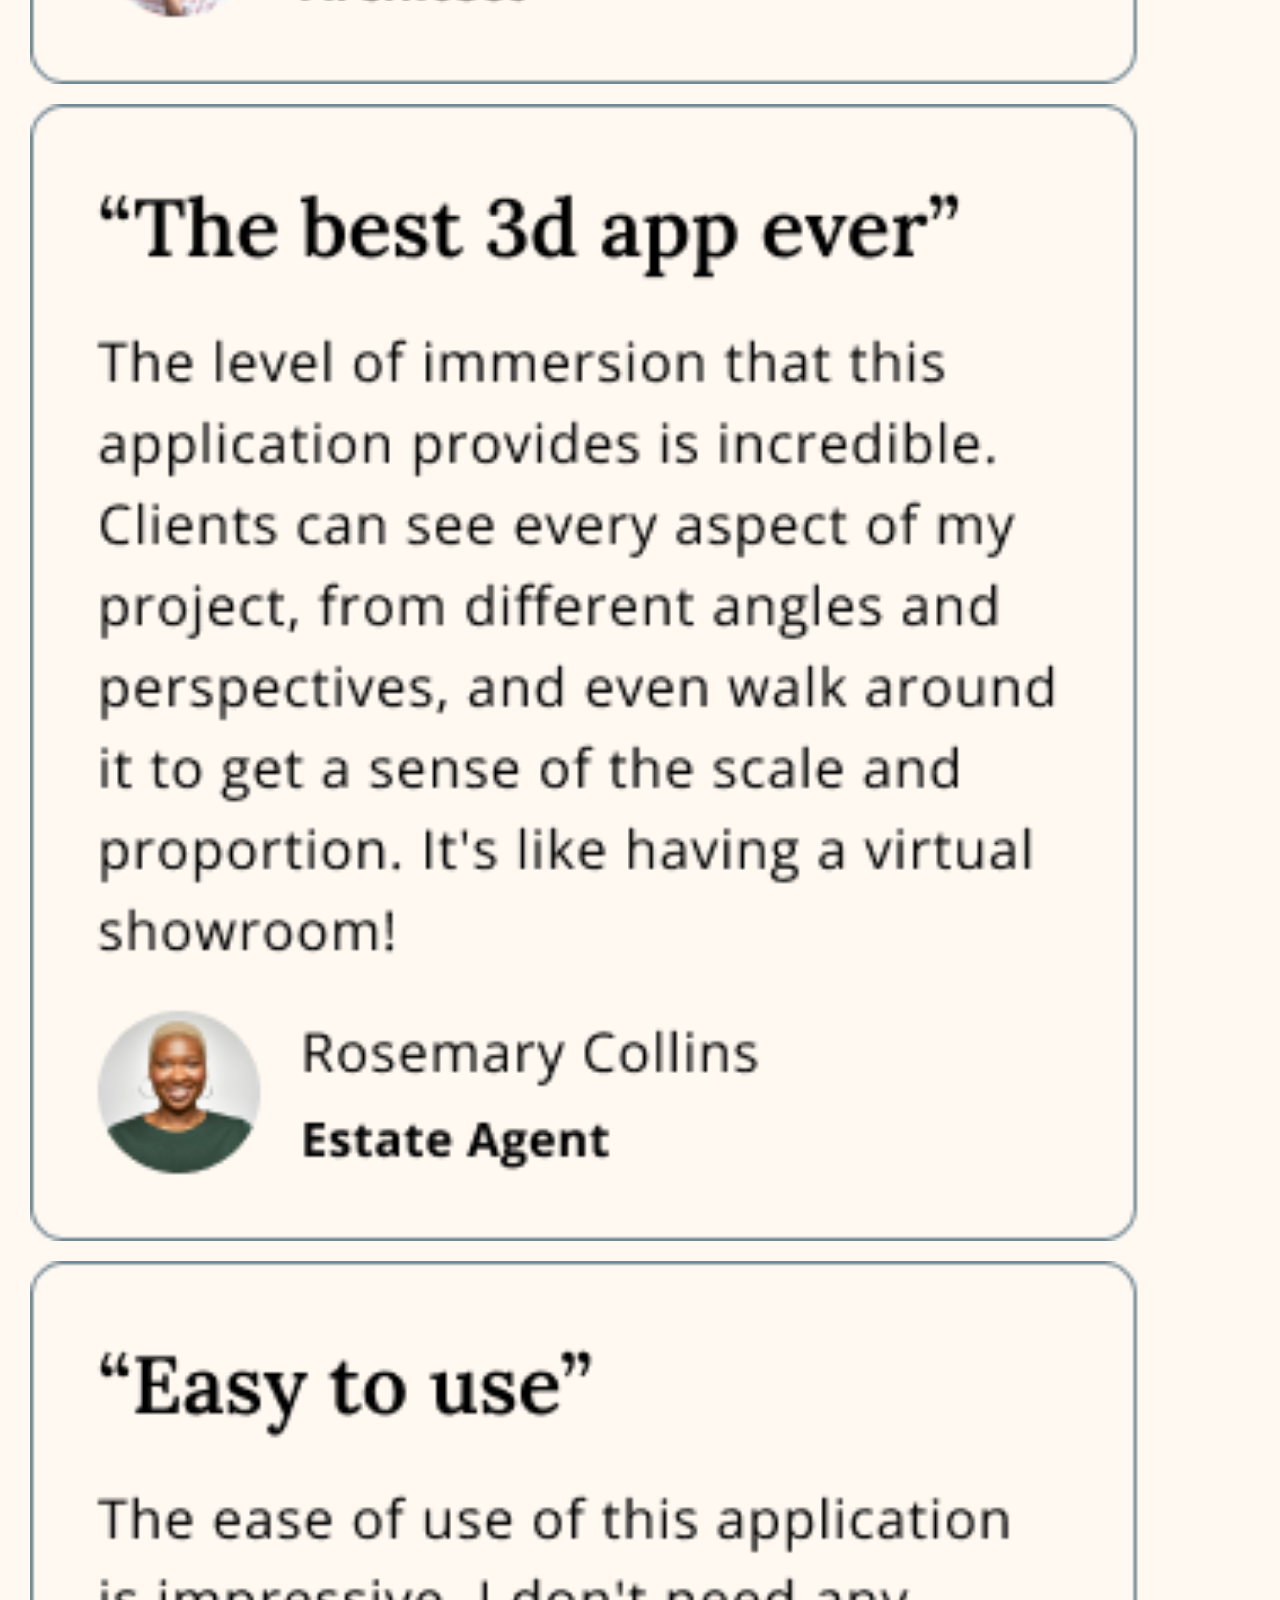
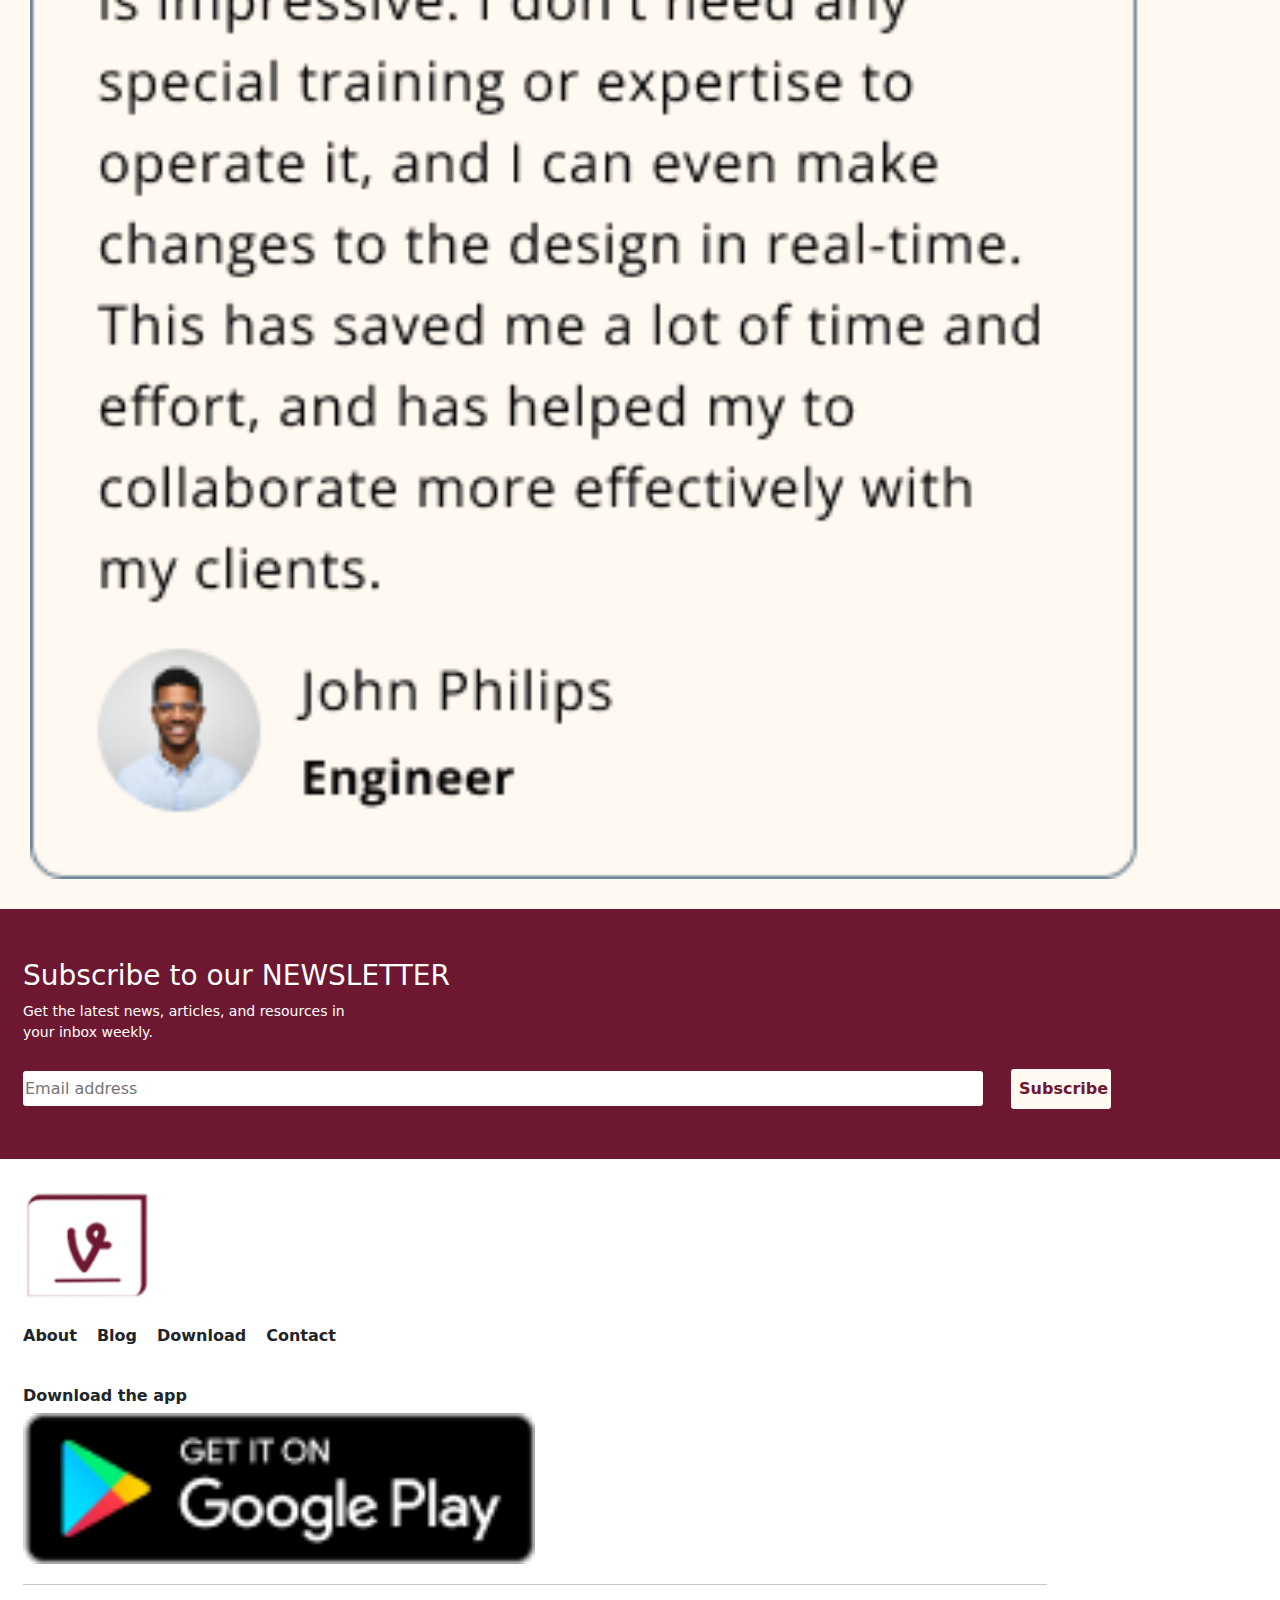
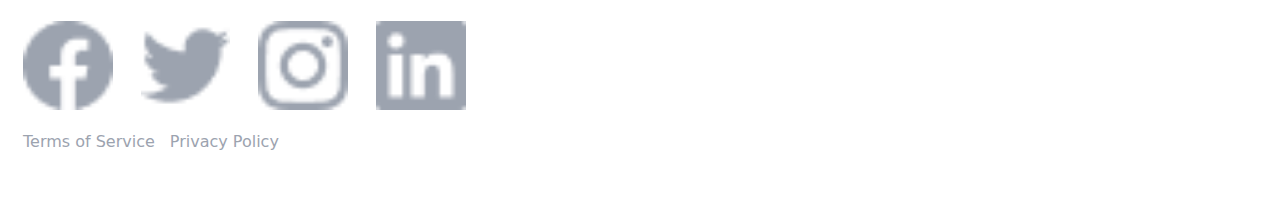
<file: About.html>
<!DOCTYPE html>
<html lang="en">
  <head>
    <meta charset="UTF-8">
    <meta name="viewport" content="width=device-width, initial-scale=1.0">
    <link rel="stylesheet" href="About.css">
    <link rel="stylesheet" href="bootstrap-5.3.2-dist/bootstrap-5.3.2-dist/css/bootstrap.css">
    <title>About Page</title>
  </head>
  <body>
    
    <nav class="navbar navbar-expand-lg bg-body-tertiary">
      <div class="container-fluid">
        <a class="navbar-brand" href="#"><img src="img/Logo.png" alt="" class="nav-logo"></a>
        <button class="navbar-toggler" type="button" data-bs-toggle="collapse" data-bs-target="#navbarSupportedContent" aria-controls="navbarSupportedContent" aria-expanded="false" aria-label="Toggle navigation">
          <span class="navbar-toggler-icon"></span>
        </button>
        <div class="collapse navbar-collapse" id="navbarSupportedContent">


            <div class="nav-items">

              <ul class="navbar-nav me-auto mb-2 mb-lg-0">

                <div class="items-on-nav">

                  <li class="nav-item">
                    <a class="nav-link active" aria-current="page" href="index.html">Home</a>
                  </li>
                  <li class="nav-item">
                    <a class="nav-link active" aria-current="page" href="About.html">About</a>
                  </li>
                  <li class="nav-item">
                    <a class="nav-link active" aria-current="page" href="Blog.html">Blog</a>
                  </li>
                  <li class="nav-item">
                    <a class="nav-link active" aria-current="page" href="Download.html">Download</a>
                  </li>
                  <li class="nav-item">
                    <a class="nav-link active" aria-current="page" href="Contact Page.html">Contact</a>
                  </li>

                </div>

            </div>

          </ul>
          <form class="d-flex" role="search">
            <button class="btn btn-outline-success" type="submit">Download now</button>
          </form>
        </div>
      </div>
    </nav>

    <div class="Mobile">

      <div class="Top">

        <h3 class="Top-heading">
          About ViewE
        </h3>
        <p class="Top-text">
          Get to know the story behind our <br> favorite 3D app
        </p>
  
      </div>
  
      <div  class="Story">
  
        <div class="Story-writeup">
  
          <h3 class="Story-heading">
            Our Story
          </h3>
          <p class="Story-text-one">
            Over the years, engineers, estate <br> agents, designers and architects <br> struggled to effectively communicate <br> their ideas and visions to their <br> clients
          </p>
          <p class="Story-text-two">
            As a result, this team of pasionate <br> and innovative individuals came <br> together with a shared vision to <br> revolutionize the way projects are <br> captured, visualized and presented. <br> Thus, ViewE was born.
          </p>
  
        </div>
  
        <img src="img/New.png" alt="" class="Story-phone">
  
      </div>
  
      <div class="Mission">
  
        <div class="Mission-heading-div">
          <h3 class="Mission-heading">
            Our Mission
          </h3>
        </div>
  
        <div class="Mission-text-div">
          <p class="Mission-text">
            Get to know the story behind our <br> favorite 3D app at ViewE, our ultimate <br> goal is to help our users unlock the full <br> potential of their product through <br> innovative technology and exceptional <br> customer service.
          </p>
        </div>
  
        <img src="img/Half-phone.png" alt="" class="Mission-phone">
  
      </div>
  
      <div class="Frequently">
  
        <div class="Frequentlyone">
        <h3>Frequently Asked <br> Questions </h3>
        <p class="frep">Everything you need to know about <br> the ViewE application</p>
        </div>
  
       <div class="Frequentlytwo">
        <h3>Is the application <br>compatible with other <br> devices?</h3>
  
        <p class="frep">The ViewE application is compatible with <br> different devices and can be used on <br> your laptop, tablet and mobile phones <br> with ease. </p>
        </div>
  
        <hr class="freline">
  
        <div class="Frequentlythree">
        <h3> How safe is my data on <br> this platform? </h3>
        </div>
  
        <hr class="freline">
  
        <div class="Frequentlyfour">
        <h3> Can I get help if run into <br> a problem while using the <br> application? </h3>
        </div>
  
        <hr class="freline">
  
        <div class="Frequentlyfive">
        <h3> Do I pay to use the <br> application? </h3>
        </div>
  
        <hr class="freline">
  
      </div>
  
      <div class="Get">
  
        <h3 class="Get-heading">
          Get started today <br> with the best <br> Immersive 3d <br> experience
        </h3>
        <p class="Get-text">
          A new way to interact with <br> your environment
        </p>
        <div class="Get-button-div">
          <button class="Get-button">
            Download now
          </button>
        </div>
        <img src="img/image 15.png" alt="" class="Get-phone">
  
      </div>
  
      <div class="What">
  
        <h3 class="What-heading">
          What our clients say <br> about us
        </h3>
        <div class="What-images">
          <img src="img/what-one.png" alt="" class="What-image-one">
          <img src="img/what-two.png" alt="" class="What-image-two">
          <img src="img/what-three.png" alt="" class="What-image-three">
        </div>
  
      </div>
  
      <div class="Subscribe">
      
        <h3 class="SubscribeH">
          Subscribe to our NEWSLETTER
        </h3>
    
        <p class="SubscribeP">
          Get the latest news, articles, and resources in <br> your inbox weekly.
        </p>
    
        <form action="">
          <input type="email" placeholder="Email address" class="Subscribeinput" required>
    
          <button class="Subscribebutton">
            Subscribe
          </button>
        </form>
    
      </div>
    
      <footer class="last"> 
    
        <img src="img/Logo.png" alt="">
    
        <div class="lasttext">
          <p class="About">About</p>
          <p class="Blog">Blog</p>
          <p class="downnload">Download</p>
          <p class="Contact">Contact</p>
        </div>
    
        <div class="playstore">
          
          <p class="playstoretext">
            Download the app
          </p>
          <a href=""><img src="img/Playstore.png" alt=""></a>
    
        </div>
    
        <hr class="footline">
    
        <div class="footermedia">
          <a href=""><img src="img/Facebook.png" alt=""></a>
          <a href=""><img src="img/Twitter.png" alt=""></a>
          <a href=""><img src="img/Instagram.png" alt=""></a>
          <a href=""><img src="img/LinkeIdn.png" alt=""></a>
        </div>
    
        <div class="Policy">
          
          <a href="">
            <p>
              Terms of Service
            </p>
          </a>
    
          <a href="">
            <p>
              Privacy Policy
            </p>
          </a>
    
        </div>
    
      </footer>
    
      <div class="footer-color">
    
      </div>

    </div>


    <div class="Desktop">

      <div class="About">

        <div class="About-writeup">
          <h3 class="About-heading">
            About ViewE
          </h3>
          <p class="About-text">
            Get to know the story behind our favorite 3D app
          </p>
        </div>
  
        <div class="About-Logo-div">
          <img src="img/Logo (2).png" alt="" class="About-Logo">
          <p class="About-Logo-text">
            View <br> Everything
          </p>
        </div>
  
      </div>
  
      <div class="Story-total">
  
        <div class="Story">
  
          <div class="Story-writeup">
            <h3 class="Story-heading">
              Our Story
            </h3>
            <p class="Story-text-one">
              Over the years, engineers, estate agents, designers and architects <br> struggled to effectively communicate their ideas and visions to their <br> clients.
            </p>
            <p class="Story-text-two">
              As a result, this team of passionate and innovative individuals came <br> together with a shared vision to revolutionize the way projects are <br> captured, visualized and presented. Thus, ViewE was born.
            </p>
          </div>
          <img src="img/New.png" alt="" class="Story-phone">
  
        </div>
  
        <div class="Our">
          
          <img src="img/Yes.png" alt="" class="Our-phone">
          <div class="Our-writeup">
            <h3 class="Our-heading">
              Our Mission
            </h3>
            <p class="Our-text">
              At ViewE, our ultimate goal is to <br> help our users unlock the full <br> potential of their product through <br> innovative technology and <br> exceptional customer service.
            </p>
          </div>
  
        </div>
  
        <div class="newFrequently">
  
          <div class="newFrequentlyone">
            <h3>Frequently Asked Questions</h3>
            <p class="newFrequentlyparagraph">
              Everything you need to know about the ViewE application
            </p>
  
            <div class="Compatable">
              <p class="Compatablehightext">
               Is the application compatable with other devices?
              </p>
              <p class="Compatablelowtext">
                The ViewE application is compatible with different devices and can be used on your laptop, tablet <br> and mobile phones with ease.
             </p>
            </div>
  
          </div>
  
          <hr class="newFrequentlylineone">
  
          <div class="Safe">
            <p class="Safetext">
              How safe is my data on this platform?
            </p>
          </div>
  
          <hr class="newFrequentlylinetwo">
  
          <div class="Help">
            <p class="Helptext">
              Can I get help if I run into a problem while using the application?
            </p>
          </div>
  
          <hr class="newFrequentlylinethree">
  
          <div class="Pay">
            <p class="Paytext">
              Do I pay to use the application?
            </p>
          </div>
  
          <hr class="newFrequentlylinefour">
  
        </div>
  
        <div class="newPhone">
  
          <img src="img/image 15.png" alt="" class="newPhoneimg">
  
          <div class="newPhonecontent">
            <h3 class="newPhonecontentheading">
              Get started today with the best <br> Immersive 3d experience
            </h3>
            <p class="newPhonecontenttext">
              A new way to interact with your environment
            </p>
            <button class="newPhonecontentbutton">Download now</button>
          </div>
  
        </div>
  
        <div class="Changer">
          <h3 class="Changer-heading">
            What our clients say about us
          </h3>
          <div class="Changer-image-div">
            <img src="img/boxes (1).png" alt="" class="Changer-image">
          </div>
        </div>
  
      </div>
  
      <div class="Inbox">
       
        <div class="Inbox-writeup">
          <h3 class="Inbox-heading">
            Subscribe to our NEWSLETTER
          </h3>
          <p class="Inbox-text">
            Get the latest news, articles, and resources in your inbox weekly.
          </p>
        </div>
    
        <form action="" class="Inbox-form">
          
         <div class="Inbox-input">
            <input type="email" name="" id="" placeholder="Email address"  required class="Inbox-input-email">
          </div>
    
          <button     class="Inbox-input-button"  >
            Subscribe
         </button>
        
        </form>
    
      </div>
  
      <div>
     
        <div class="Footer">
    
          <img src="img/Logo.png" alt="" class="Footer-logo">
      
          <div class="Footer-second-div">
            <p class="Footer-second-div-text">Download the app</p>
            <a href="">
              <img src="img/Playstore.png" alt="" class="Footer-second-div-image">
            </a>
          </div>
      
        </div>
      
        <div class="Footer-writeup">
          <a href=""><p>About</p></a>
          <a href=""><p>Blog</p></a>
          <a href=""><p>Download</p></a>
          <a href=""><p>Contact</p></a>
        </div>
      
    
      </div>
  
      <hr class="Footer-desktop-line">
  
      <div class="Footer-desktop-media">
       
        <a href="">
          <img src="img/Facebook.png" alt="" class="Footer-desktop-facebook">
        </a>
        <a href="">
          <img src="img/Twitter.png" alt="" class="Footer-desktop-twitter">
        </a>
        <a href="">
          <img src="img/Instagram.png" alt="" class="Footer-desktop-instagram">
        </a>
        <a href="">
          <img src="img/LinkeIdn.png" alt="" class="Footer-desktop-Linkeidn">
        </a>
    
        <div class="Footer-desktop-media-writeup">
          <a href="">
            <p class="Footer-desktop-media-text-one">
              Terms of Service
            </p>
          </a>
          <a href="">
            <p class="Footer-desktop-media-text-two">Privacy Policy</p>
          </a>
        </div>
    
      </div>

    </div>
  


    <script src="bootstrap-5.3.2-dist/bootstrap-5.3.2-dist/js/bootstrap.bundle.js"></script>
  </body>
</html>
</file>
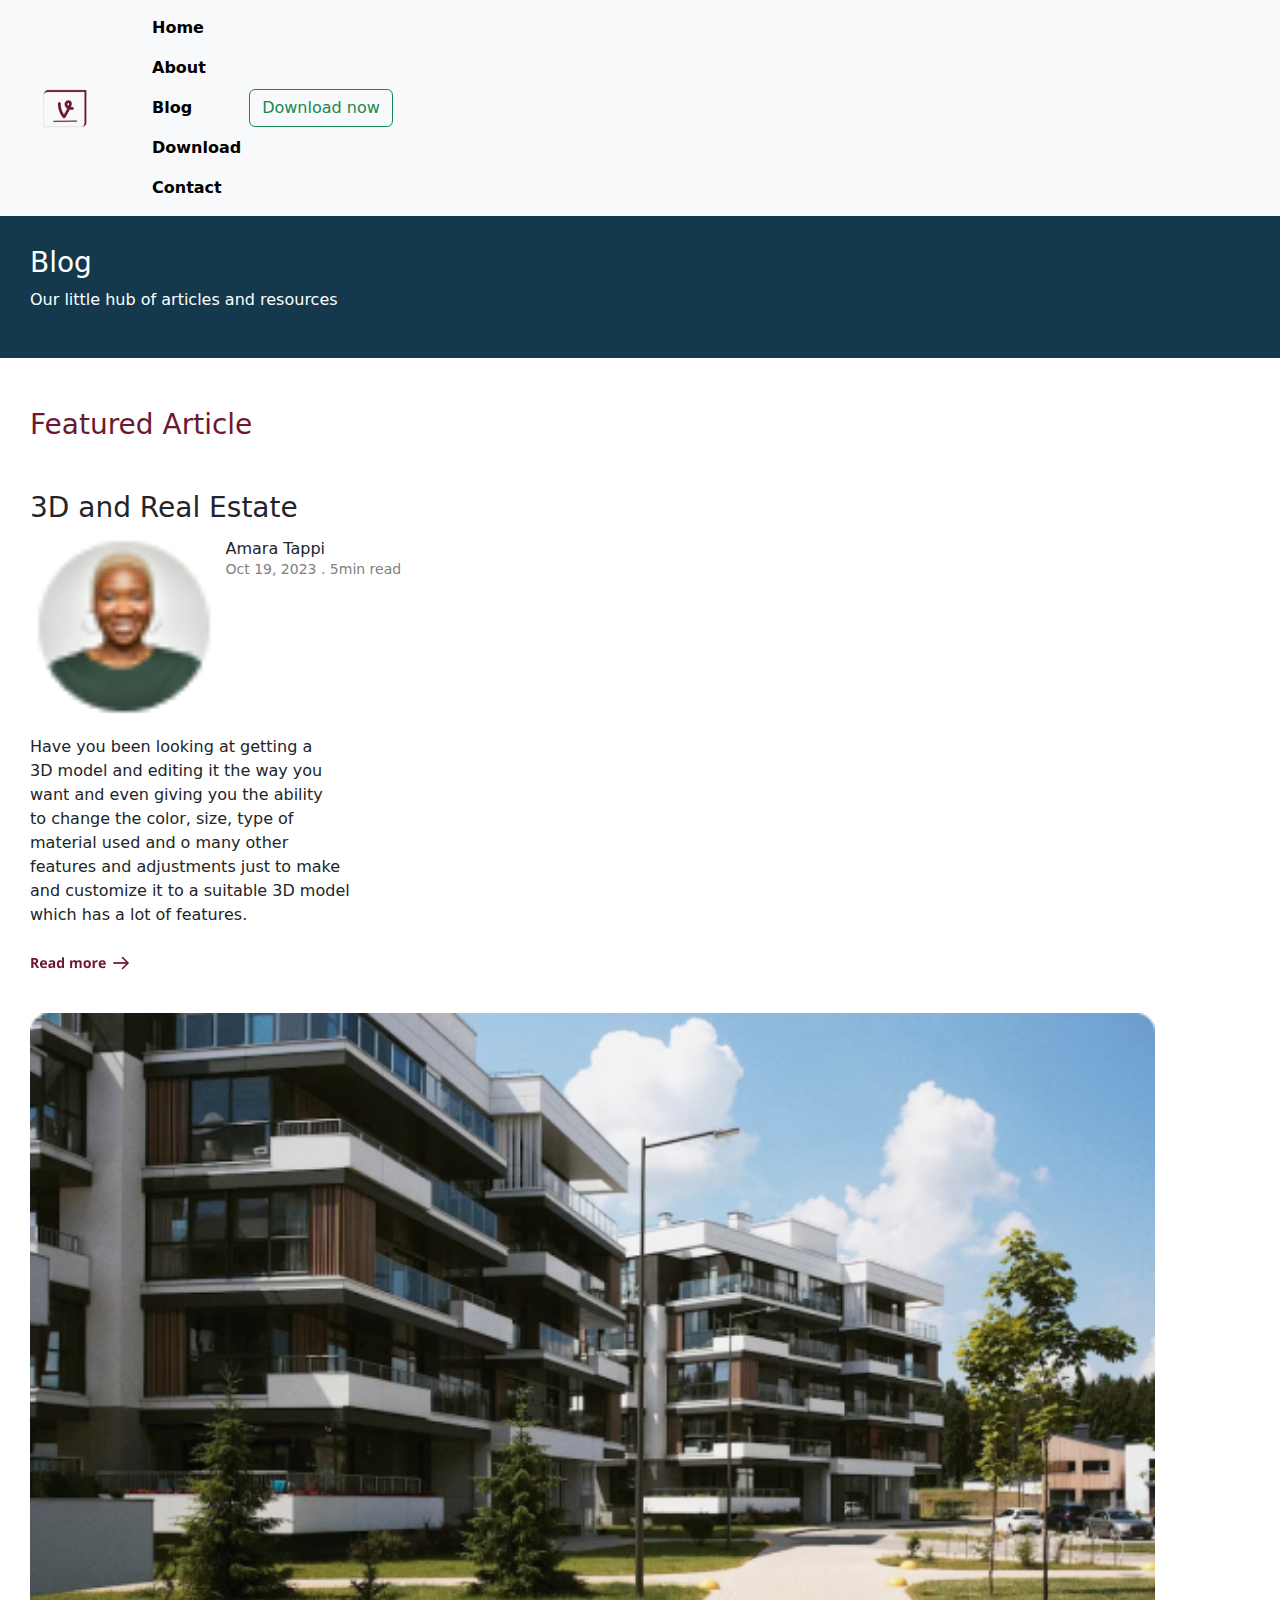
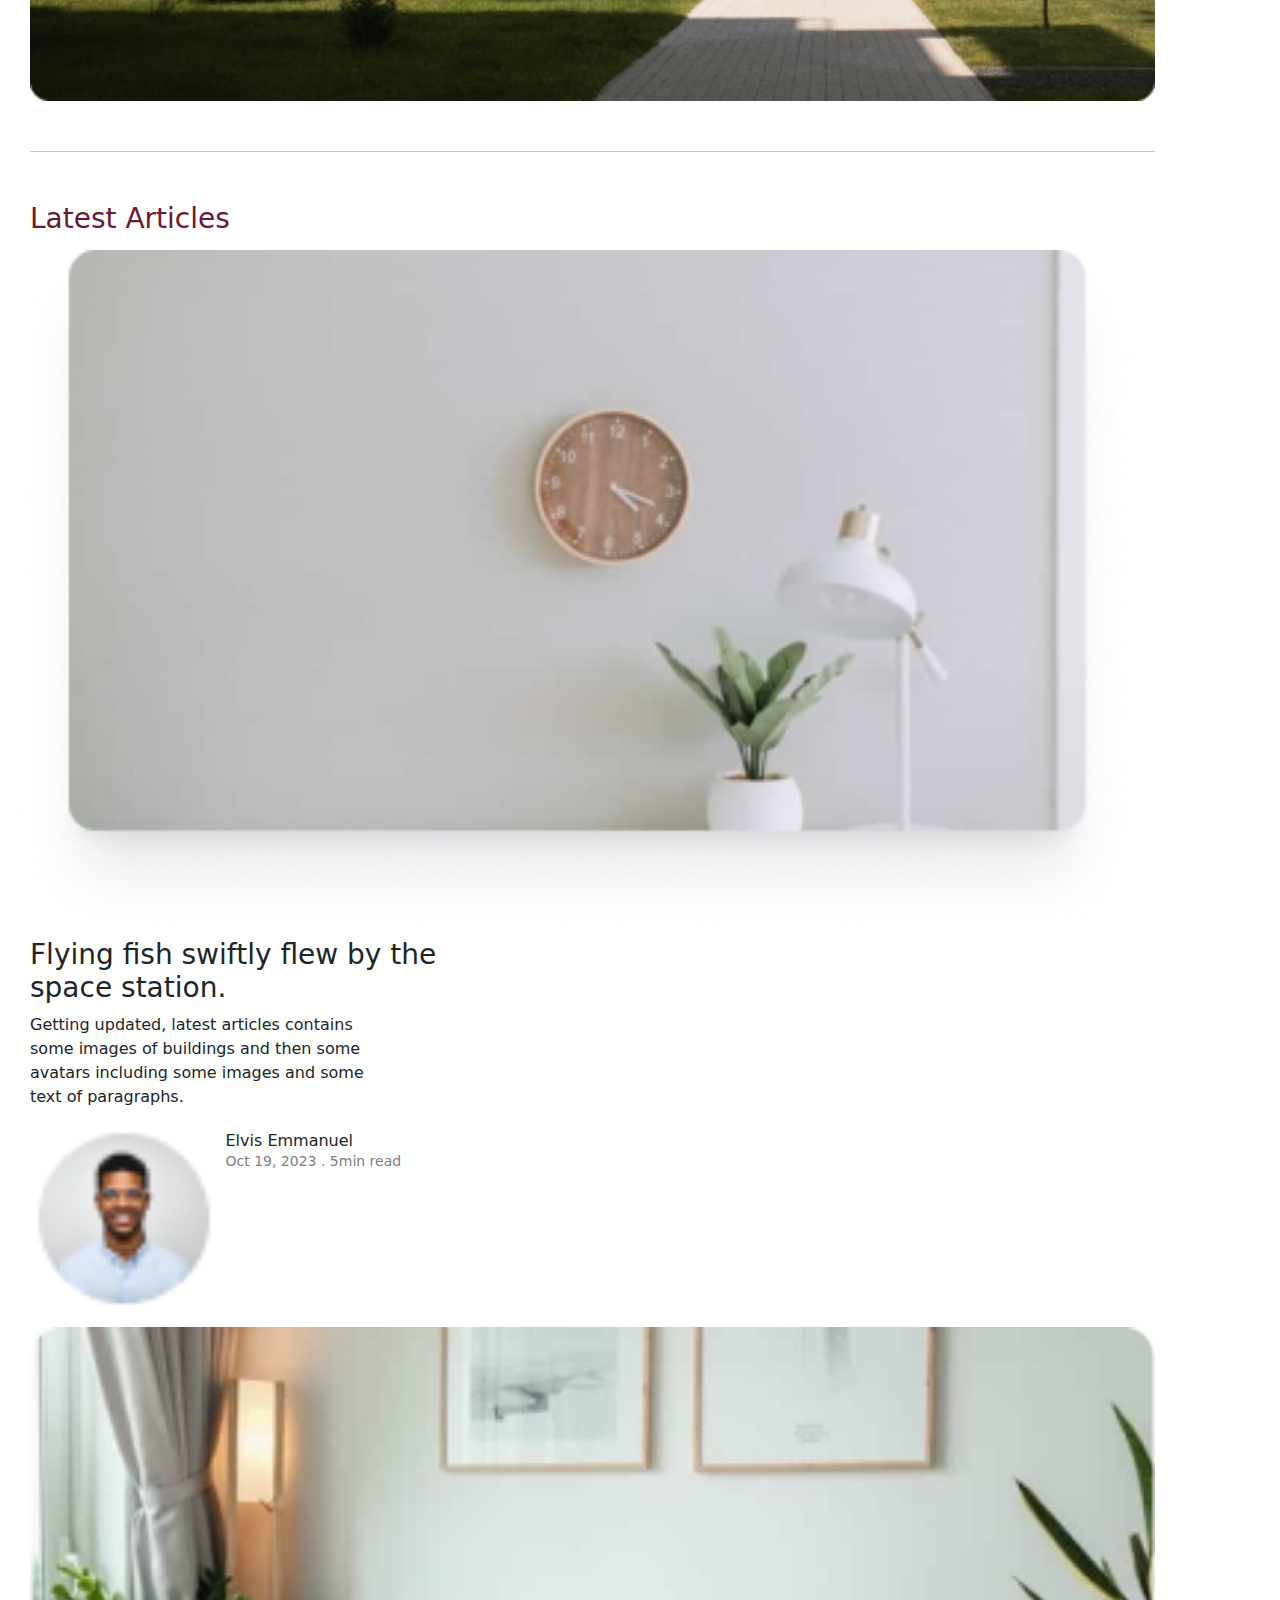
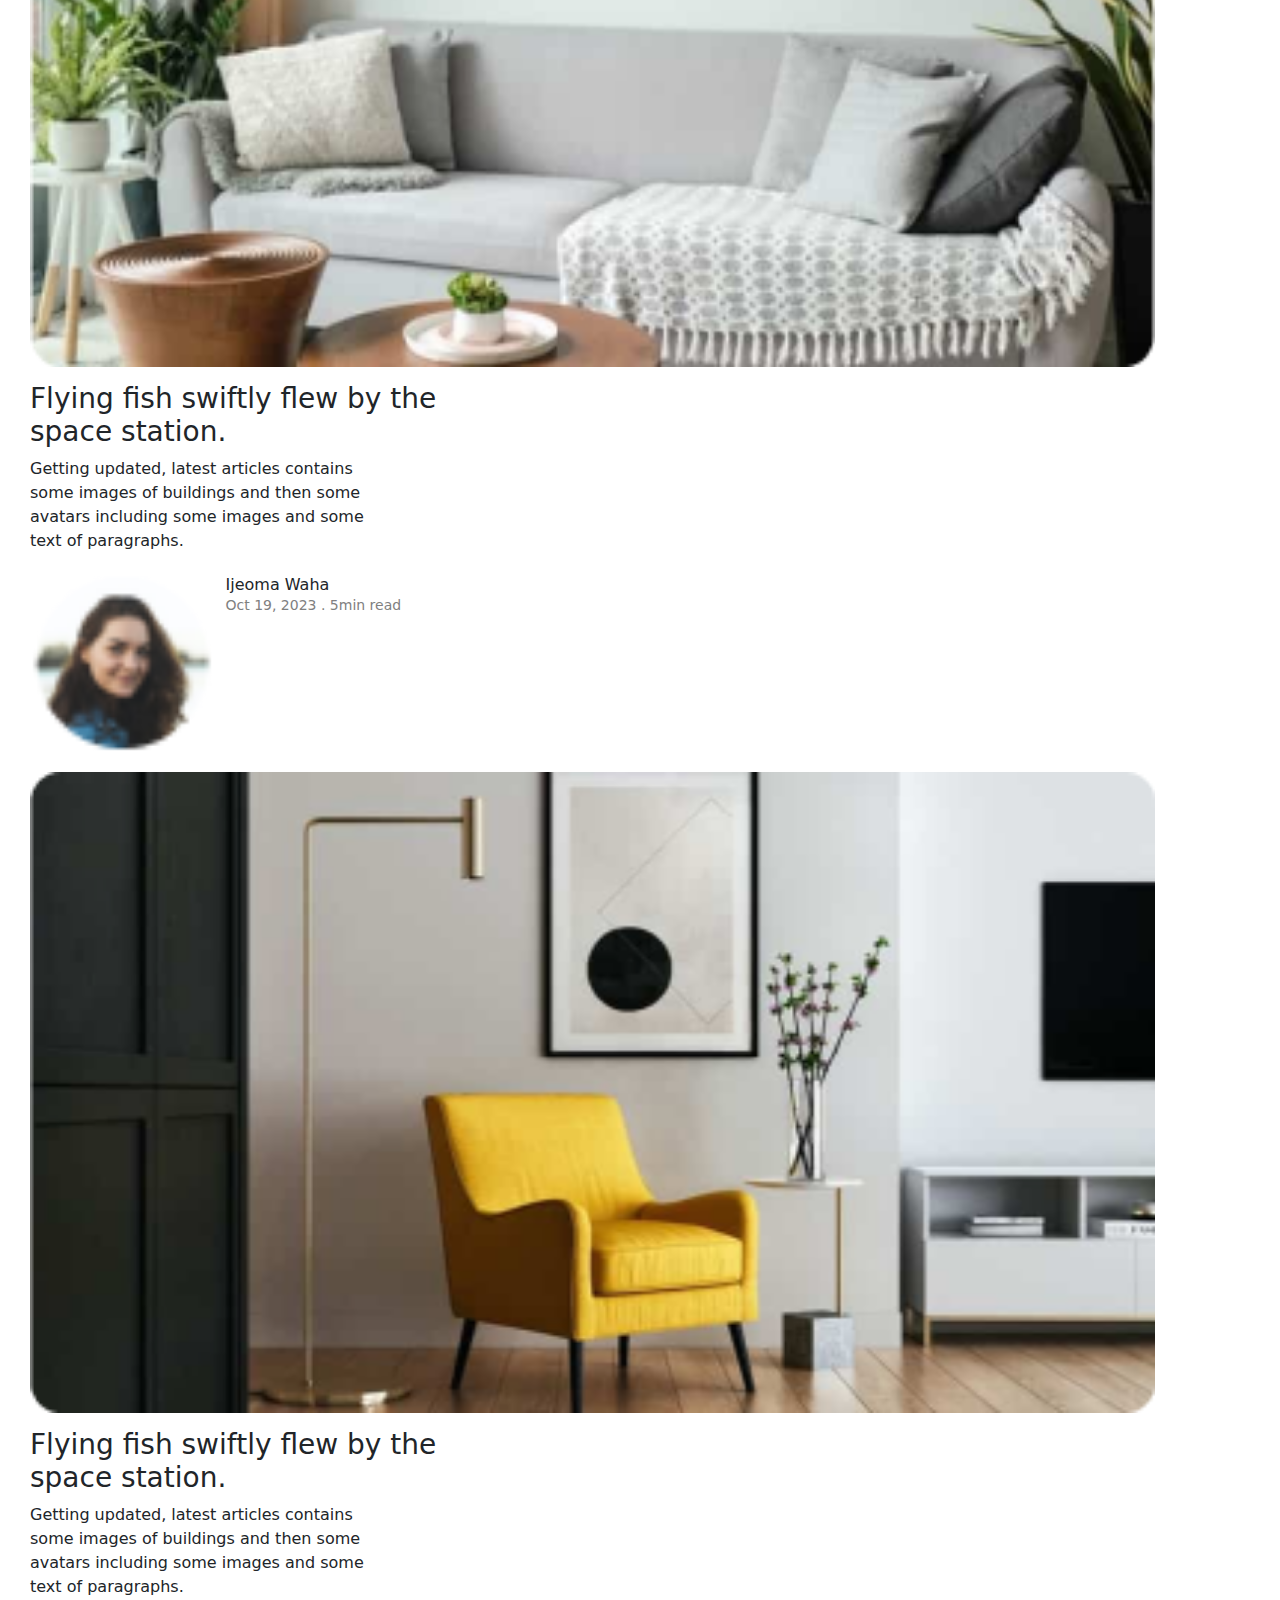
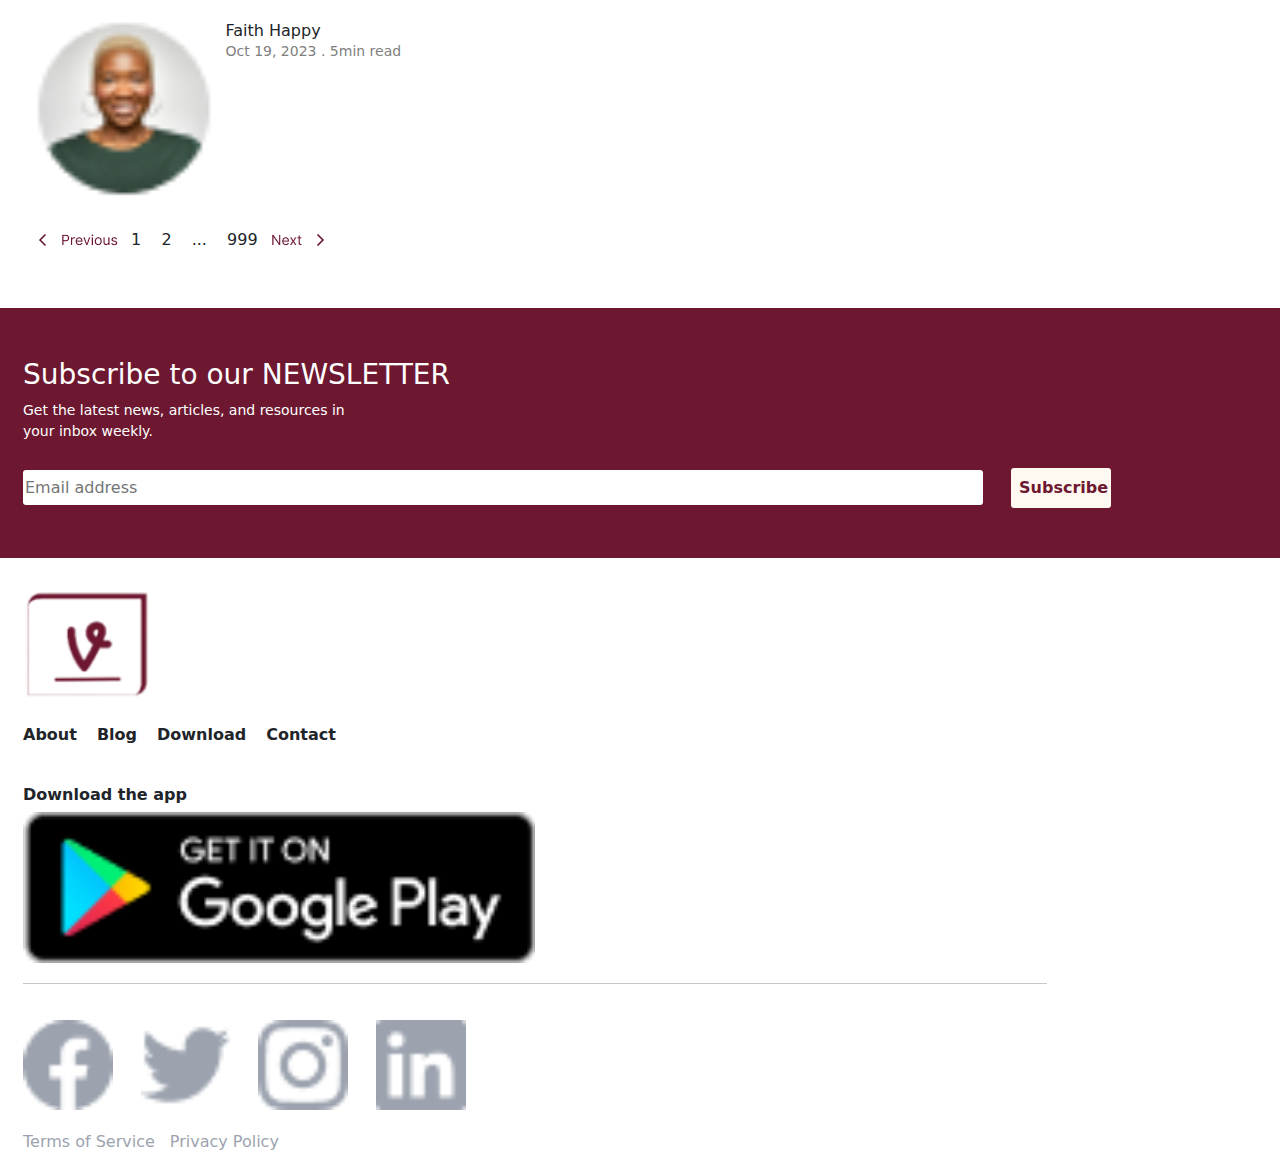
<file: Blog.html>
<!DOCTYPE html>
<html lang="en">
<head>
  <meta charset="UTF-8">
  <meta name="viewport" content="width=device-width, initial-scale=1.0">
  <link rel="stylesheet" href="Blog.css">
  <link rel="stylesheet" href="bootstrap-5.3.2-dist/bootstrap-5.3.2-dist/css/bootstrap.css">
  <title>Blog Page</title>
</head>
<body>
  
  <nav class="navbar navbar-expand-lg bg-body-tertiary">
    <div class="container-fluid">
      <a class="navbar-brand" href="#"><img src="img/Logo.png" alt="" class="nav-logo"></a>
      <button class="navbar-toggler" type="button" data-bs-toggle="collapse" data-bs-target="#navbarSupportedContent" aria-controls="navbarSupportedContent" aria-expanded="false" aria-label="Toggle navigation">
        <span class="navbar-toggler-icon"></span>
      </button>
      <div class="collapse navbar-collapse" id="navbarSupportedContent">


          <div class="nav-items">

            <ul class="navbar-nav me-auto mb-2 mb-lg-0">

              <div class="items-on-nav">

                <li class="nav-item">
                  <a class="nav-link active" aria-current="page" href="index.html">Home</a>
                </li>
                <li class="nav-item">
                  <a class="nav-link active" aria-current="page" href="About.html">About</a>
                </li>
                <li class="nav-item">
                  <a class="nav-link active" aria-current="page" href="Blog.html">Blog</a>
                </li>
                <li class="nav-item">
                  <a class="nav-link active" aria-current="page" href="Download.html">Download</a>
                </li>
                <li class="nav-item">
                  <a class="nav-link active" aria-current="page" href="Contact Page.html">Contact</a>
                </li>

              </div>

          </div>

        </ul>
        <form class="d-flex" role="search">
          <button class="btn btn-outline-success" type="submit">Download now</button>
        </form>
      </div>
    </div>
  </nav>

  <div class="Mobile">

    <div class="Top">

      <h3 class="Top-heading">
        Blog
      </h3>
      <p class="Top-text">
        Our little hub of articles and resources
      </p>
  
    </div>
  
    <div class="Featured">
  
      <h3 class="Featured-heading">
        Featured Article
      </h3>
  
    </div>
  
    <div class="Real-total">
  
      <h3 class="Real-heading">
        3D and Real Estate
      </h3>
      <div class="Real-avatar-div">
        <img src="img/Avatar.png" alt="" class="Real-avatar">
        <div class="Real-avatar-writeup">
          <p class="Real-avatar-text-one">Amara Tappi</p>
          <p class="Real-avatar-text-two">Oct 19, 2023 . 5min read</p>
        </div>
      </div>
  
      <div class="Real-article">
        <p class="Real-article-text">
          Have you been looking at getting a <br> 3D model and editing it the way you <br> want and even giving you the ability <br> to change the color, size, type of <br> material used and o many other <br> features and adjustments just to make <br> and customize it to a suitable 3D model <br> which has a lot of features.
        </p>
        <a href="" class="Real-article-image-a">
          <img src="img/Buttons.png" alt="" class="Real-article-image">
        </a>
        <div class="Real-article-house-div">
          <img src="img/Blog House.png" alt="" class="Real-article-house">
        </div>
      </div>
  
      <hr class="Real-line">
  
    </div>
  
    <div class="Latest-total">
  
      <h3 class="Latest-heading">
        Latest Articles
      </h3>
  
      <!--This the first article under Latest articles-->
  
      <div class="Flying-one-div">
        <img src="img/Image (1).png" alt="" class="Flying-one-house">
        <h3 class="Flying-one-heading">
          Flying fish swiftly flew by the <br> space station.
        </h3>
        <p class="Flying-one-text">
          Getting updated, latest articles contains <br> some images of buildings and then some <br> avatars including some images and some <br> text of paragraphs.
        </p>
        <div class="Real-avatar-div">
          <img src="img/Avatar (2).png" alt="" class="Real-avatar">
          <div class="Real-avatar-writeup">
            <p class="Real-avatar-text-one">Elvis Emmanuel</p>
            <p class="Real-avatar-text-two">Oct 19, 2023 . 5min read</p>
          </div>
        </div>
      </div>
  
          <!--This the second article under Latest articles-->
  
      <div class="Flying-one-div">
        <img src="img/unsplash_(1).png" alt="" class="Flying-two-house">
        <h3 class="Flying-one-heading">
          Flying fish swiftly flew by the <br> space station.
        </h3>
        <p class="Flying-one-text">
          Getting updated, latest articles contains <br> some images of buildings and then some <br> avatars including some images and some <br> text of paragraphs.
        </p>
        <div class="Real-avatar-div">
          <img src="img/Avatar (1).png" alt="" class="Real-avatar">
          <div class="Real-avatar-writeup">
            <p class="Real-avatar-text-one">Ijeoma Waha</p>
            <p class="Real-avatar-text-two">Oct 19, 2023 . 5min read</p>
          </div>
        </div>
      </div>
  
          <!--This the third article under Latest articles-->
  
      <div class="Flying-one-div">
        <img src="img/unsplash__(2).png" alt="" class="Flying-two-house">
        <h3 class="Flying-one-heading">
          Flying fish swiftly flew by the <br> space station.
        </h3>
        <p class="Flying-one-text">
          Getting updated, latest articles contains <br> some images of buildings and then some <br> avatars including some images and some <br> text of paragraphs.
        </p>
        <div class="Real-avatar-div">
          <img src="img/Avatar.png" alt="" class="Real-avatar">
          <div class="Real-avatar-writeup">
            <p class="Real-avatar-text-one">Faith Happy</p>
            <p class="Real-avatar-text-two">Oct 19, 2023 . 5min read</p>
          </div>
        </div>
      </div>
  
    </div>
  
    <div class="Navigation">
  
      <a href="" class="Navigation-previous-a">
        <img src="img/Previous.png" alt="" class="Navigation-previous">
      </a>
      <span class="Navigation-one">1</span>
      <span class="Navigation-two">2</span>
      <span class="Navigation-dot">...</span>
      <span class="Navigation-999">999</span>
      <a href="" class="Navigation-next-a">
        <img src="img/Next.png" alt="" class="Navigation-next">
      </a>
  
    </div>
  
    <div class="Subscribe">
        
      <h3 class="SubscribeH">
        Subscribe to our NEWSLETTER
      </h3>
  
      <p class="SubscribeP">
        Get the latest news, articles, and resources in <br> your inbox weekly.
      </p>
  
      <form action="">
        <input type="email" placeholder="Email address" class="Subscribeinput" required>
  
        <button class="Subscribebutton">
          Subscribe
        </button>
      </form>
  
    </div>
  
    <footer class="last"> 
      
      <img src="img/Logo.png" alt="">
  
      <div class="lasttext">
        <p class="About">About</p>
        <p class="Blog">Blog</p>
        <p class="downnload">Download</p>
        <p class="Contact">Contact</p>
      </div>
  
      <div class="playstore">
        
        <p class="playstoretext">
          Download the app
        </p>
        <a href=""><img src="img/Playstore.png" alt=""></a>
  
      </div>
  
      <hr class="footline">
  
      <div class="footermedia">
        <a href=""><img src="img/Facebook.png" alt=""></a>
        <a href=""><img src="img/Twitter.png" alt=""></a>
        <a href=""><img src="img/Instagram.png" alt=""></a>
        <a href=""><img src="img/LinkeIdn.png" alt=""></a>
      </div>
  
      <div class="Policy">
        
        <a href="">
          <p>
            Terms of Service
          </p>
        </a>
  
        <a href="">
          <p>
            Privacy Policy
          </p>
        </a>
  
      </div>
  
    </footer>

  </div>



  <div class="Desktop">

    <div class="About">

      <div class="About-writeup">
        <h3 class="About-heading">
          Blog
        </h3>
        <p class="About-text">
          Our little hub of articles and resources
        </p>
      </div>
  
      <div class="About-Logo-div">
        <img src="img/Logo (2).png" alt="" class="About-Logo">
        <p class="About-Logo-text">
          View <br> Everything
        </p>
      </div>
  
    </div>
  
    <div class="Article-total">
  
      <h3 class="Article-heading">
        Featured Article
      </h3>
  
    </div>
  
    <div class="Article-body">
  
      <div class="Article-body-writeup">
  
        <h3 class="Article-body-heading">
          3D and Real Estate
        </h3>
        <div class="Amara">
          <img src="img/Avatar.png" alt="" class="Amara-image">
          <div class="Amara-writeup">
            <p class="Amara-text-one">Amara Tappi</p>
            <p class="Amara-text-two">Oct 19, 2023 . 5min read</p>
          </div>
        </div>
        <p class="Article-body-text">
          Have you been looking at getting a 3D model and editing it the <br> way you want and even giving you the ability to change the <br> color, size, type of material used and many other features and <br> adjustments just to makeand customize it to a suitable 3D model <br> which has a lot of features.
        </p>
        <a href="" class="Article-body-image-a">
          <img src="img/Buttons.png" alt="" class="Article-body-image">
        </a>
  
      </div>
      <img src="img/Blog House.png" alt="" class="Article-body-house">
  
    </div>
  
    <hr class="Article-line">
  
    <div class="Flew">
  
      <h3 class="Flew-heading">
        Latest Articles
      </h3>
  
      <div class="Flew-divs-total">
  
        <div class="Flew-one">
          <img src="img/Image (1).png" alt="" class="Flew-image-one">
          <h3 class="Flew-heading-one">
            Flying fish swiftly flew by the <br> space station
          </h3>
          <p class="Flew-text-one">
            Getting updated, latest articles contains some images <br> of buildings and then some avatars including <br> some images and some text of paragraphs.
          </p>
          <div class="Amara-one">
            <img src="img/Avatar (2).png" alt="" class="Amara-image-one">
            <div class="Amara-writeup-one">
              <p class="Amara-text-one">Elvis Emmanuel</p>
              <p class="Amara-text-two">Oct 19, 2023 . 5min read</p>
            </div>
          </div>
        </div>
    
        <div class="Flew-two">
          <img src="img/unsplash_(1).png" alt="" class="Flew-image-two">
          <h3 class="Flew-heading-two">
            Flying fish swiftly flew by the <br> space station
          </h3>
          <p class="Flew-text-one">
            Getting updated, latest articles contains some images <br> of buildings and then some avatars including <br> some images and some text of paragraphs.
          </p>
          <div class="Amara-one">
            <img src="img/Avatar (1).png" alt="" class="Amara-image-one">
            <div class="Amara-writeup-one">
              <p class="Amara-text-one">Ijeoma Waha</p>
              <p class="Amara-text-two">Oct 19, 2023 . 5min read</p>
            </div>
          </div>
        </div>
    
        <div class="Flew-three">
          <img src="img/unsplash__(2).png" alt="" class="Flew-image-three">
          <h3 class="Flew-heading-three">
            Flying fish swiftly flew by the <br> space station
          </h3>
          <p class="Flew-text-one">
            Getting updated, latest articles contains some images <br> of buildings and then some avatars including <br> some images and some text of paragraphs.
          </p>
          <div class="Amara-one">
            <img src="img/Avatar.png" alt="" class="Amara-image-one">
            <div class="Amara-writeup-one">
              <p class="Amara-text-one">Faith Happy</p>
              <p class="Amara-text-two">Oct 19, 2023 . 5min read</p>
            </div>
          </div>
        </div>
  
      </div>
      
  
    </div>
  
    <div class="Navigation-desktop">
    
      <a href="" class="Navigation-previous-a-desktop">
        <img src="img/Previous.png" alt="" class="Navigation-previous-desktop">
      </a>
      <div class="Numbering">
  
        <span class="Navigation-one-desktop">1</span>
      <span class="Navigation-two-desktop">2</span>
      <span class="Navigation-three-desktop">3</span>
      <span class="Navigation-four-desktop">4</span>
      <span class="Navigation-five-desktop">5</span>
      <span class="Navigation-six-desktop">6</span>
      <span class="Navigation-six-two-desktop">6</span>
      <span class="Navigation-seven-desktop">7</span>
      <span class="Navigation-dot-desktop">...</span>
      <span class="Navigation-999-desktop">999</span>
  
      </div>
      <a href="" class="Navigation-next-a-desktop">
        <img src="img/Next.png" alt="" class="Navigation-next-desktop">
      </a>
  
    </div>
  
    <div class="Inbox">
         
      <div class="Inbox-writeup">
        <h3 class="Inbox-heading">
          Subscribe to our NEWSLETTER
        </h3>
        <p class="Inbox-text">
          Get the latest news, articles, and resources in your inbox weekly.
        </p>
      </div>
  
      <form action="" class="Inbox-form">
        
       <div class="Inbox-input">
          <input type="email" name="" id="" placeholder="Email address"  required class="Inbox-input-email">
        </div>
  
        <button     class="Inbox-input-button"  >
          Subscribe
       </button>
      
      </form>
  
    </div>
  
    <div>
       
      <div class="Footer">
  
        <img src="img/Logo.png" alt="" class="Footer-logo">
    
        <div class="Footer-second-div">
          <p class="Footer-second-div-text">Download the app</p>
          <a href="">
            <img src="img/Playstore.png" alt="" class="Footer-second-div-image">
          </a>
        </div>
    
      </div>
    
      <div class="Footer-writeup">
        <a href=""><p>About</p></a>
        <a href=""><p>Blog</p></a>
        <a href=""><p>Download</p></a>
        <a href=""><p>Contact</p></a>
      </div>
    
  
    </div>
  
    <hr class="Footer-desktop-line">
  
    <div class="Footer-desktop-media">
         
      <a href="">
        <img src="img/Facebook.png" alt="" class="Footer-desktop-facebook">
      </a>
      <a href="">
        <img src="img/Twitter.png" alt="" class="Footer-desktop-twitter">
      </a>
      <a href="">
        <img src="img/Instagram.png" alt="" class="Footer-desktop-instagram">
      </a>
      <a href="">
        <img src="img/LinkeIdn.png" alt="" class="Footer-desktop-Linkeidn">
      </a>
  
      <div class="Footer-desktop-media-writeup">
        <a href="">
          <p class="Footer-desktop-media-text-one">
            Terms of Service
          </p>
        </a>
        <a href="">
          <p class="Footer-desktop-media-text-two">Privacy Policy</p>
        </a>
      </div>
  
    </div>

  </div>




  <script src="bootstrap-5.3.2-dist/bootstrap-5.3.2-dist/js/bootstrap.bundle.js"></script>
</body>
</html>
</file>
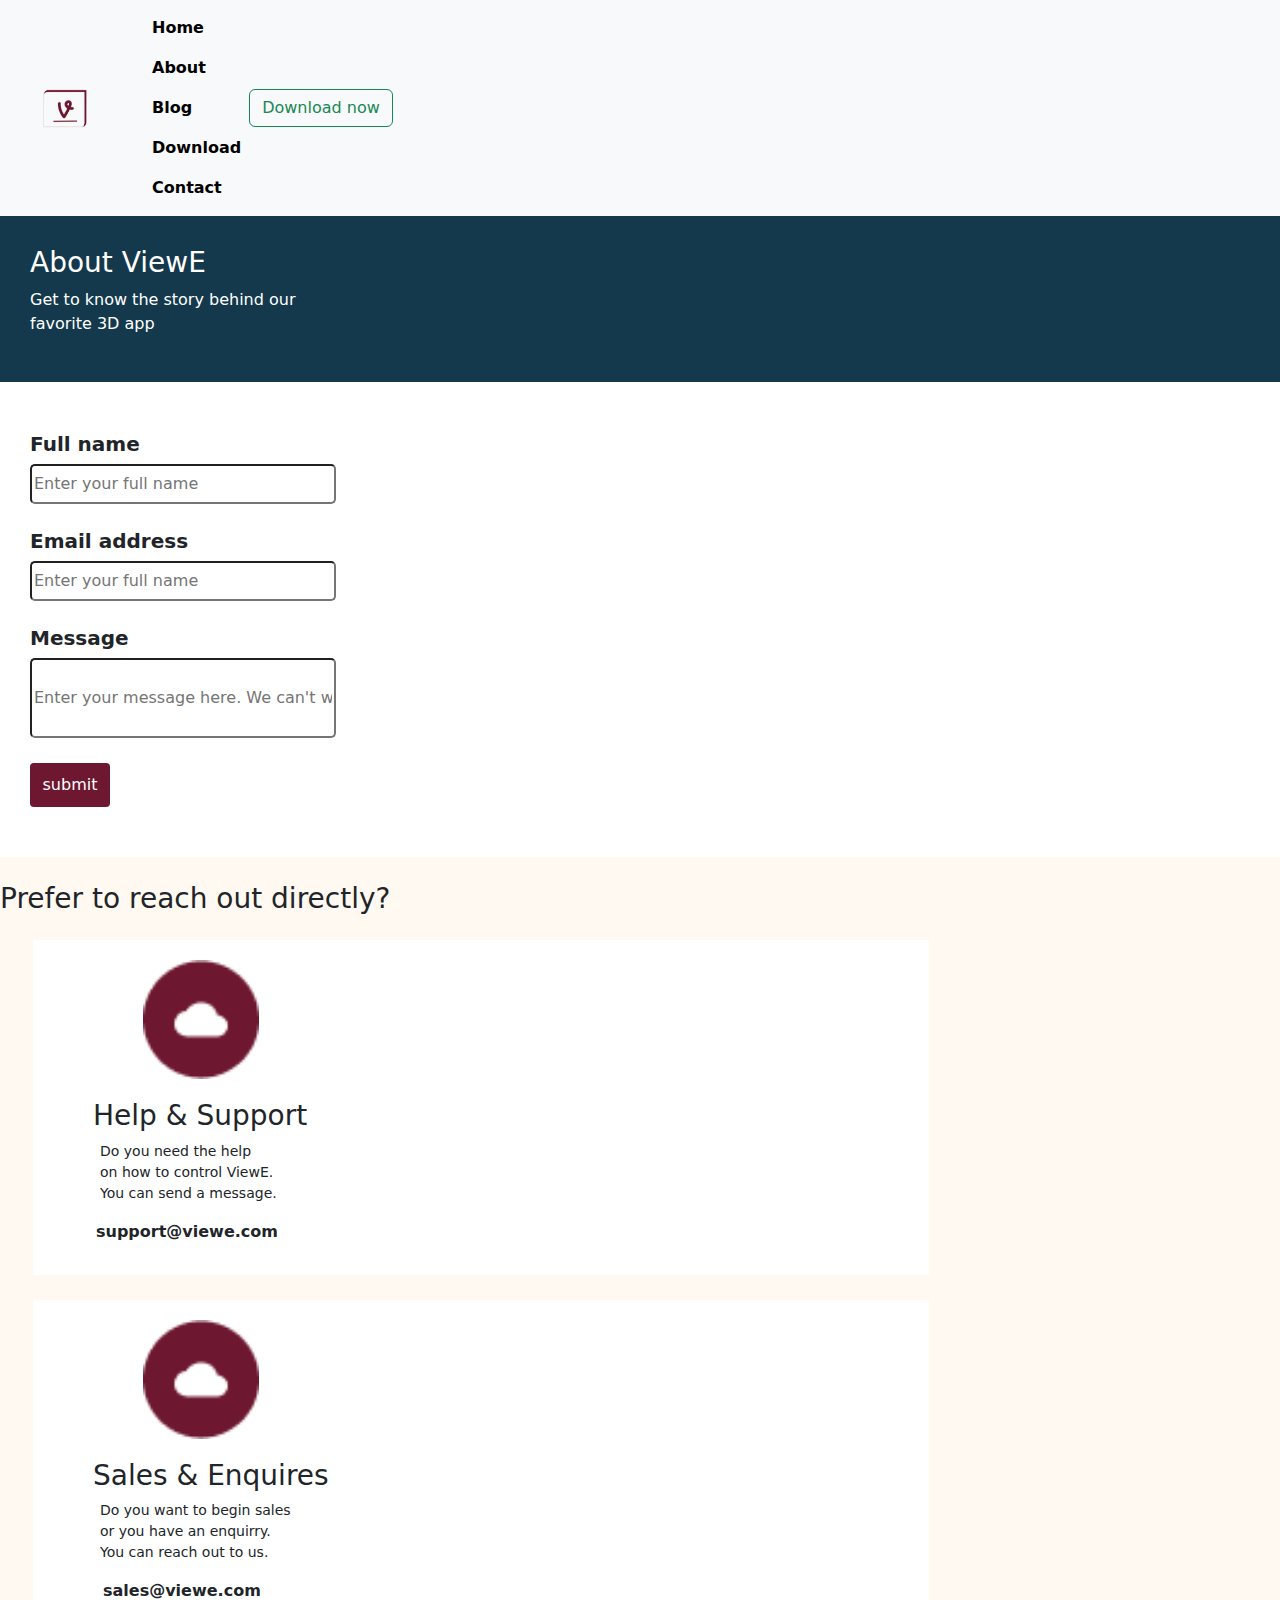
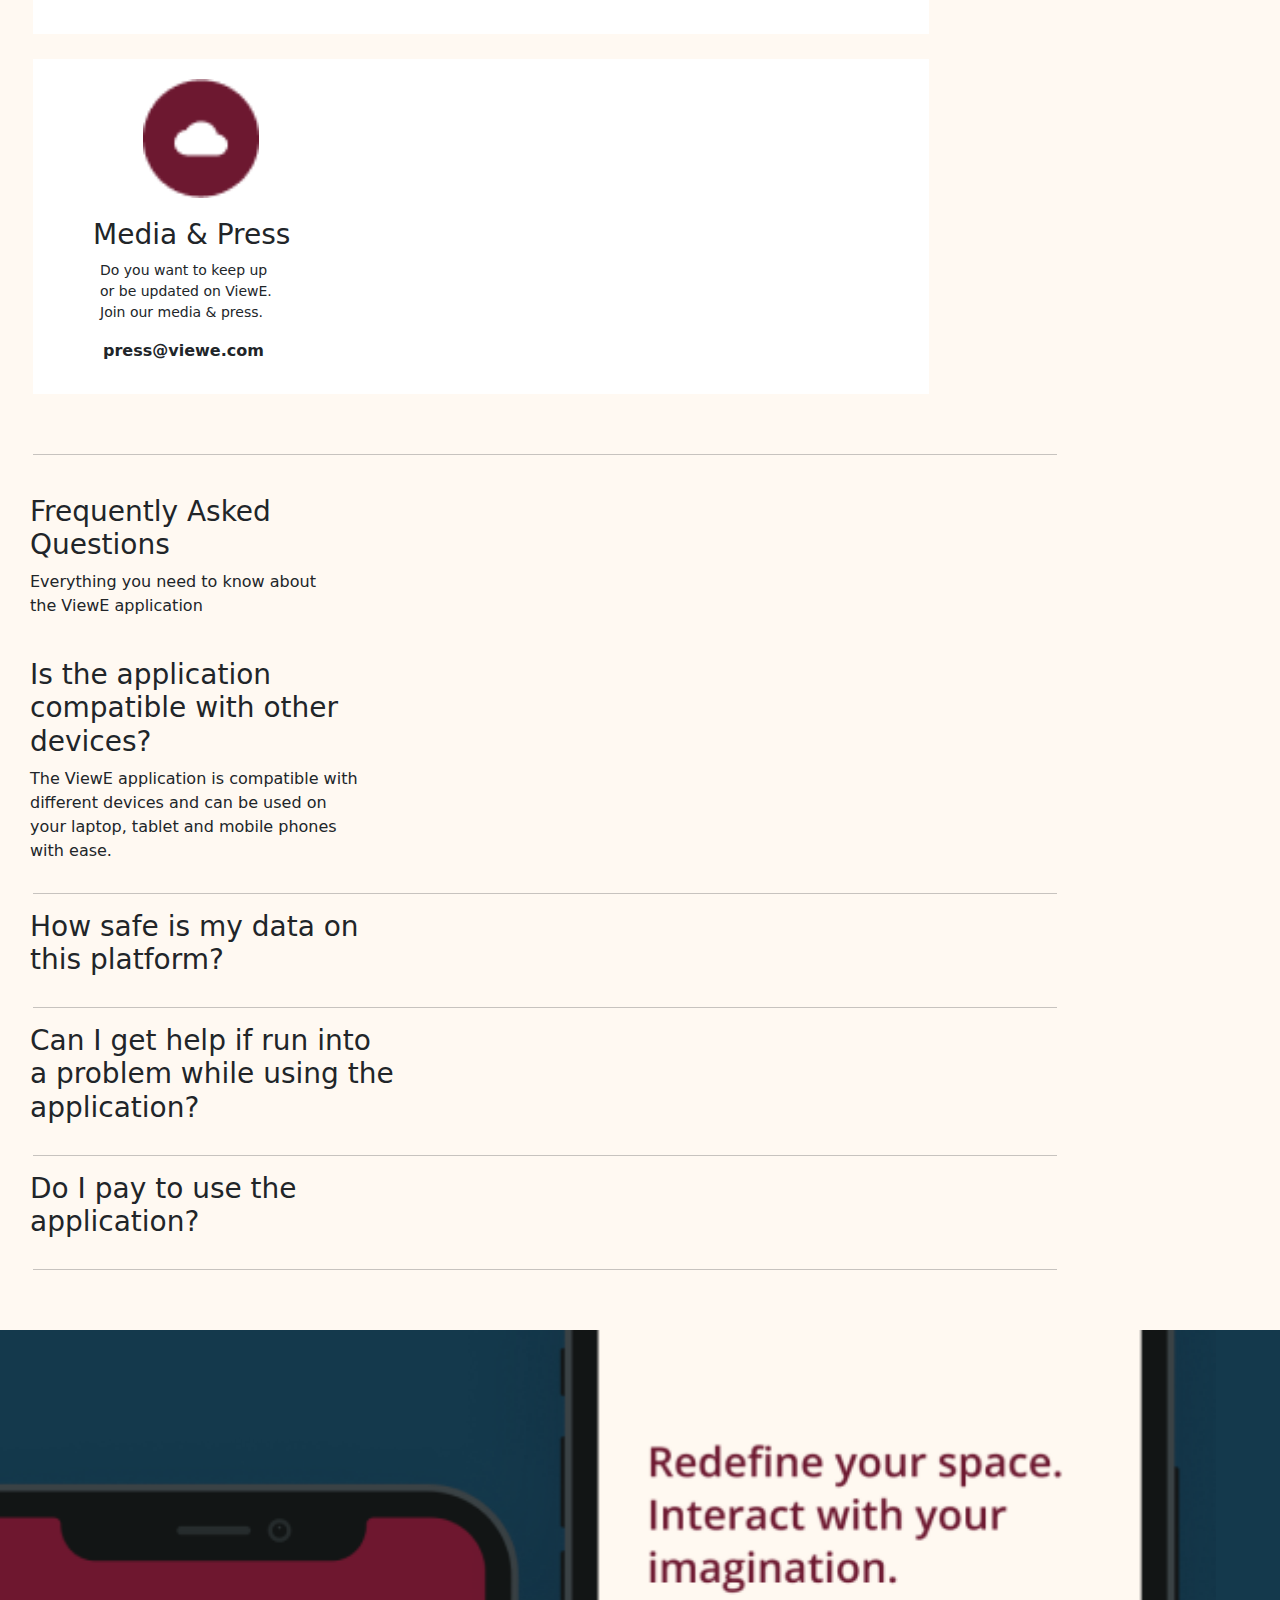
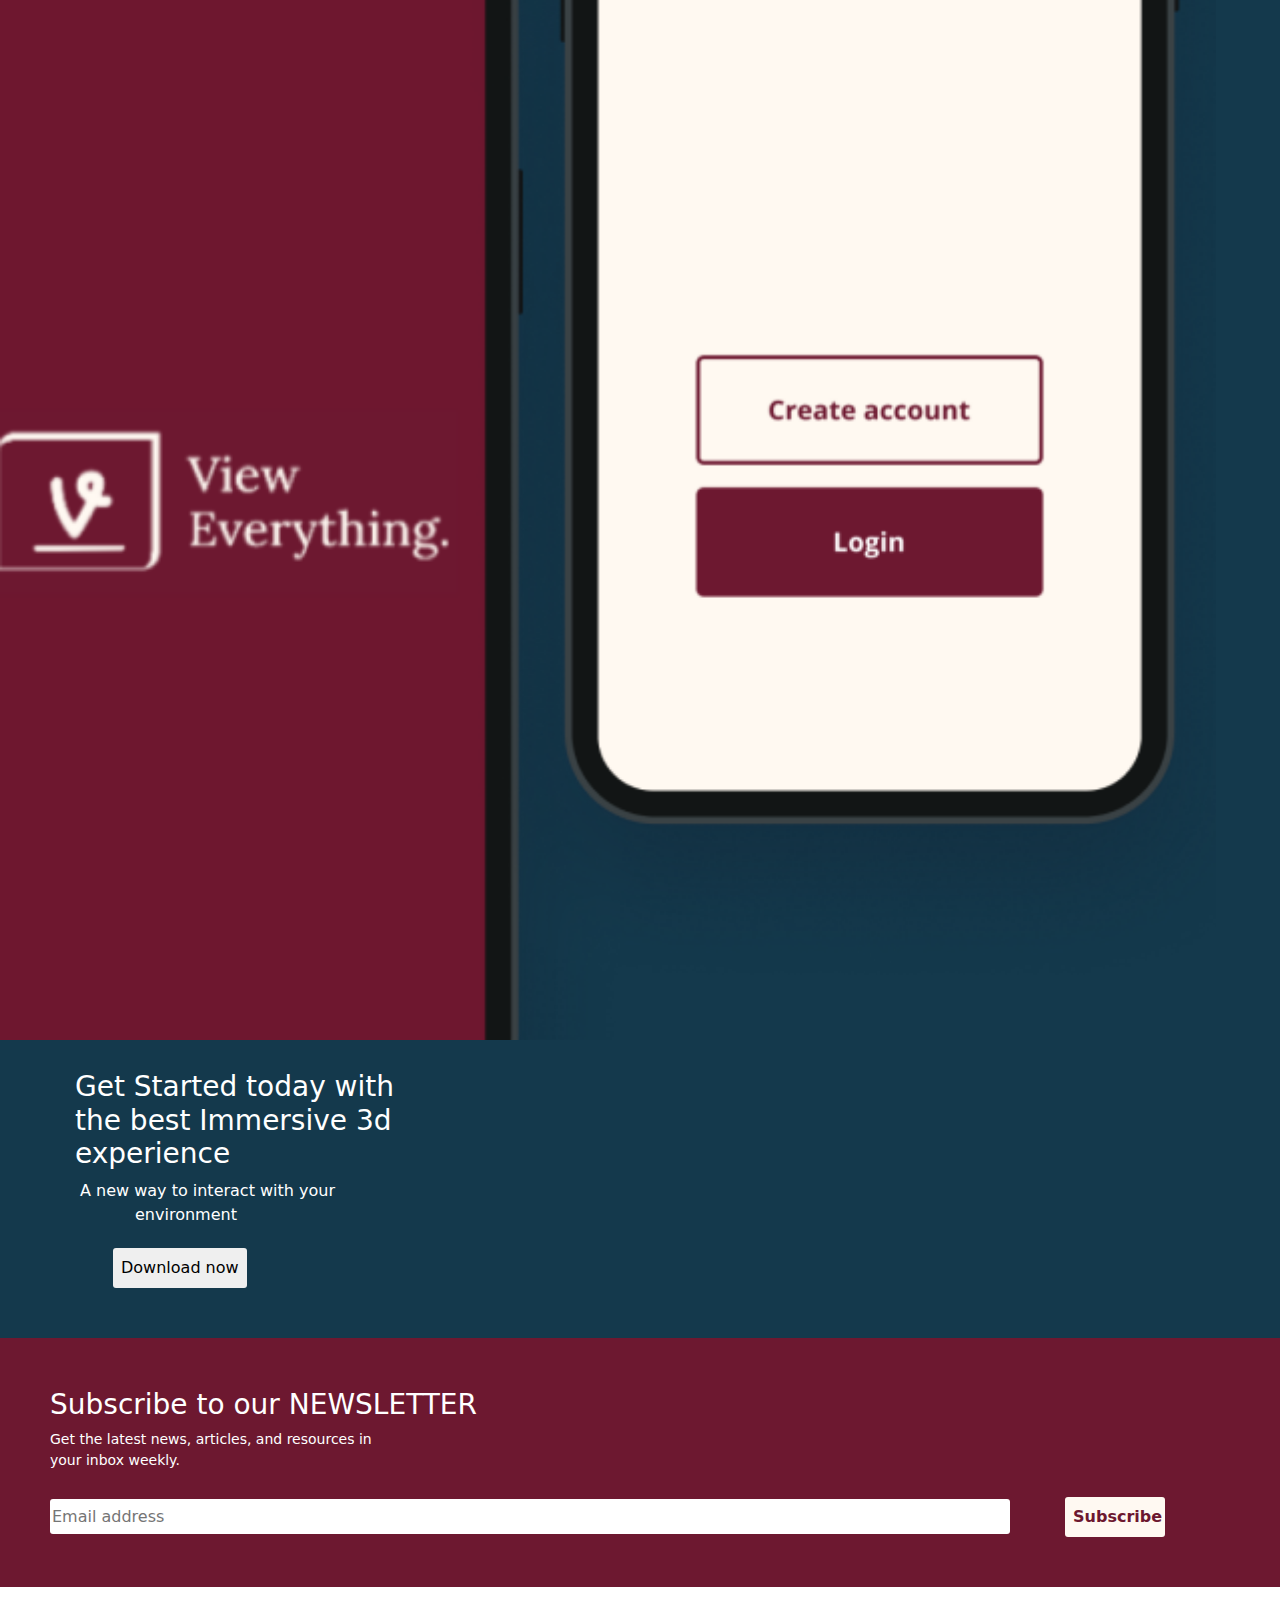
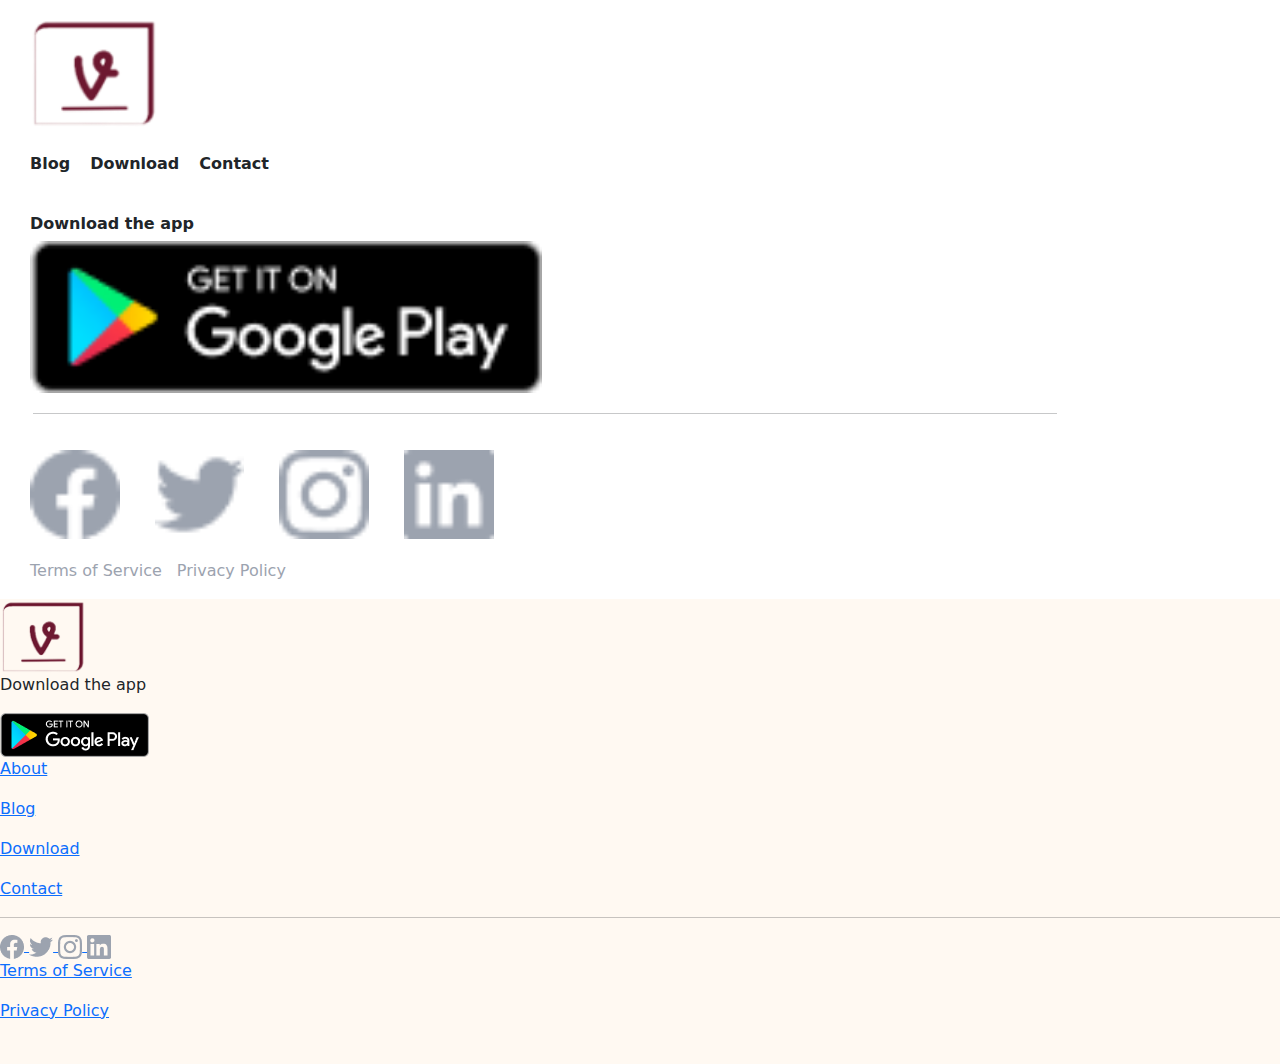
<file: Contact Page.html>
<!DOCTYPE html>
<html lang="en">
<head>
    <meta charset="UTF-8">
    <meta name="viewport" content="width=device-width, initial-scale=1.0">
    <title>Contact</title>
    <link rel="stylesheet" href="Contact Page.css">
    <link rel="stylesheet" href="bootstrap-5.3.2-dist/bootstrap-5.3.2-dist/css/bootstrap.css">
</head>
<body>
    
  <nav class="navbar navbar-expand-lg bg-body-tertiary">
    <div class="container-fluid">
      <a class="navbar-brand" href="#"><img src="img/Logo.png" alt="" class="nav-logo"></a>
      <button class="navbar-toggler" type="button" data-bs-toggle="collapse" data-bs-target="#navbarSupportedContent" aria-controls="navbarSupportedContent" aria-expanded="false" aria-label="Toggle navigation">
        <span class="navbar-toggler-icon"></span>
      </button>
      <div class="collapse navbar-collapse" id="navbarSupportedContent">


          <div class="nav-items">

            <ul class="navbar-nav me-auto mb-2 mb-lg-0">

              <div class="items-on-nav">

                <li class="nav-item">
                  <a class="nav-link active" aria-current="page" href="index.html">Home</a>
                </li>
                <li class="nav-item">
                  <a class="nav-link active" aria-current="page" href="About.html">About</a>
                </li>
                <li class="nav-item">
                  <a class="nav-link active" aria-current="page" href="Blog.html">Blog</a>
                </li>
                <li class="nav-item">
                  <a class="nav-link active" aria-current="page" href="Download.html">Download</a>
                </li>
                <li class="nav-item">
                  <a class="nav-link active" aria-current="page" href="Contact Page.html">Contact</a>
                </li>

              </div>

          </div>

        </ul>
        <form class="d-flex" role="search">
          <button class="btn btn-outline-success" type="submit">Download now</button>
        </form>
      </div>
    </div>
  </nav>


    <div class="top">

<div class="wrap">
  <div class="Top">

    <h3 class="Top-heading">
      About ViewE
    </h3>
    <p class="Top-text">
      Get to know the story behind our <br> favorite 3D app
    </p>

  </div>

    <div class="logo">
        <img src="img/Logo (2).png" alt="" width="50px" class="logoimg">
        <p class="logotext">View <br> Everything</p>
    </div>
</div>

<div class="About">

  <div class="About-writeup">
    <h3 class="About-heading">
      About ViewE
    </h3>
    <p class="About-text">
      Get to know the story behind our favorite 3D app
    </p>
  </div>

  <div class="About-Logo-div">
    <img src="img/Logo (2).png" alt="" class="About-Logo">
    <p class="About-Logo-text">
      View <br> Everything
    </p>
  </div>

</div>

    </div>

    <div class="entire">

      <img src="img/Contactimg.png" alt="" class="entireimg">

      <form action="" class="entireform">

        <div class="entireonetwo">

          <div class="entireone">
            <h3>Full name</h3>
            <input type="text" placeholder="Enter your full name" class="name">
          </div>
    
          <div class="entiretwo">
            <h3>Email address</h3>
            <input type="email" placeholder="Enter your full name" class="email" required>
          </div>

        </div>
  
        <div class="entirethree">
          <h3>Message</h3>
          <input type="text" placeholder="Enter your message here. We can't wait to hear from you" class="message">
        </div>
  
        <button class="entirebutton">
          submit
        </button>

      </form>

    </div>

    <div class="directly">

      <h3 class="directlytext">Prefer to reach out directly?</h3>

      <div class="directlytotal">

        <div class="directlyone">
          <img src="img/Cloud.png" alt="">
          <h3>Help & Support</h3>
          <p class="higherp">
            Do you need the help <br>
            on how to control ViewE. <br>
            You can send a message.
          </p>
  
          <p class="lowerp">
            support@viewe.com
          </p>
        </div>
  
        <div class="directlytwo">
          <img src="img/Cloud.png" alt="">
          <h3>Sales & Enquires</h3>
          <p class="highersale">
            Do you want to begin sales <br>
            or you have an enquirry. <br>
            You can reach out to us.
          </p>
  
          <p class="lowersale">
            sales@viewe.com
          </p>
        </div>
  
        <div class="directlythree">
          <img src="img/Cloud.png" alt="">
          <h3>Media & Press</h3>
          <p class="higherpress">
            Do you want to keep up  <br>
            or be updated on ViewE. <br>
            Join our media & press.
          </p>
  
          <p class="lowerpress">
            press@viewe.com
          </p>
        </div>

      </div>

     <hr class="linne">

      <div class="Frequently">

        <div class="Frequentlyone">
        <h3>Frequently Asked <br> Questions </h3>
        <p class="frep">Everything you need to know about <br> the ViewE application</p>
        </div>

       <div class="Frequentlytwo">
        <h3>Is the application <br>compatible with other <br> devices?</h3>

        <p class="frep">The ViewE application is compatible with <br> different devices and can be used on <br> your laptop, tablet and mobile phones <br> with ease. </p>
        </div>

        <hr class="freline">

        <div class="Frequentlythree">
        <h3> How safe is my data on <br> this platform? </h3>
        </div>

        <hr class="freline">

        <div class="Frequentlyfour">
        <h3> Can I get help if run into <br> a problem while using the <br> application? </h3>
        </div>

        <hr class="freline">

        <div class="Frequentlyfive">
        <h3> Do I pay to use the <br> application? </h3>
        </div>

        <hr class="freline">

      </div>

      <div class="newFrequently">

        <div class="newFrequentlyone">
          <h3>Frequently Asked Questions</h3>
          <p class="newFrequentlyparagraph">
            Everything you need to know about the ViewE application
          </p>

          <div class="Compatable">
            <p class="Compatablehightext">
             Is the application compatable with other devices?
            </p>
            <p class="Compatablelowtext">
              The ViewE application is compatible with different devices and can be used on your laptop, tablet <br> and mobile phones with ease.
           </p>
          </div>

        </div>

        <hr class="newFrequentlylineone">

        <div class="Safe">
          <p class="Safetext">
            How safe is my data on this platform?
          </p>
        </div>

        <hr class="newFrequentlylinetwo">

        <div class="Help">
          <p class="Helptext">
            Can I get help if I run into a problem while using the application?
          </p>
        </div>

        <hr class="newFrequentlylinethree">

        <div class="Pay">
          <p class="Paytext">
            Do I pay to use the application?
          </p>
        </div>

        <hr class="newFrequentlylinefour">

      </div>

      <div class="Phone">

        <img src="img/Phone.png" alt="">

        <h3>
          Get Started today with <br>
          the best Immersive 3d <br>
          experience
        </h3>

        <p class="phonetext">
          A new way to interact with your <br> <p class="environs">environment</p>
        </p>

        <button class="phonedownload">
          Download now
        </button>

      </div>

      <div class="newPhone">

        <img src="img/image 15.png" alt="" class="newPhoneimg">

        <div class="newPhonecontent">
          <h3 class="newPhonecontentheading">
            Get started today with the best <br> Immersive 3d experience
          </h3>
          <p class="newPhonecontenttext">
            A new way to interact with your environment
          </p>
          <button class="newPhonecontentbutton">Download now</button>
        </div>

      </div>

      <div class="Subscribe">

        <h3 class="SubscribeH">
          Subscribe to our NEWSLETTER
        </h3>

        <p class="SubscribeP">
          Get the latest news, articles, and resources in <br> your inbox weekly.
        </p>

        <form action="">
          <input type="email" placeholder="Email address" class="Subscribeinput" required>

          <button class="Subscribebutton">
            Subscribe
          </button>
        </form>

      </div>

      <div class="Inbox">
       
        <div class="Inbox-writeup">
          <h3 class="Inbox-heading">
            Subscribe to our NEWSLETTER
          </h3>
          <p class="Inbox-text">
            Get the latest news, articles, and resources in your inbox weekly.
          </p>
        </div>
    
        <form action="" class="Inbox-form">
          
         <div class="Inbox-input">
            <input type="email" name="" id="" placeholder="Email address"  required class="Inbox-input-email">
          </div>
    
          <button     class="Inbox-input-button"  >
            Subscribe
         </button>
        
        </form>
    
      </div>

      <footer class="last"> 

        <img src="img/Logo.png" alt="">

        <div class="lasttext">
          <p class="About">About</p>
          <p class="Blog">Blog</p>
          <p class="downnload">Download</p>
          <p class="Contact">Contact</p>
        </div>

        <div class="playstore">
          
          <p class="playstoretext">
            Download the app
          </p>
          <a href=""><img src="img/Playstore.png" alt=""></a>

        </div>

        <hr class="footline">

        <div class="footermedia">
          <a href=""><img src="img/Facebook.png" alt=""></a>
          <a href=""><img src="img/Twitter.png" alt=""></a>
          <a href=""><img src="img/Instagram.png" alt=""></a>
          <a href=""><img src="img/LinkeIdn.png" alt=""></a>
        </div>

        <div class="Policy">
          
          <a href="">
            <p>
              Terms of Service
            </p>
          </a>

          <a href="">
            <p>
              Privacy Policy
            </p>
          </a>

        </div>

      </footer>

      <div>
     
        <div class="Footer">
    
          <img src="img/Logo.png" alt="" class="Footer-logo">
      
          <div class="Footer-second-div">
            <p class="Footer-second-div-text">Download the app</p>
            <a href="">
              <img src="img/Playstore.png" alt="" class="Footer-second-div-image">
            </a>
          </div>
      
        </div>
      
        <div class="Footer-writeup">
          <a href=""><p>About</p></a>
          <a href=""><p>Blog</p></a>
          <a href=""><p>Download</p></a>
          <a href=""><p>Contact</p></a>
        </div>
      
    
      </div>

      <hr class="Footer-desktop-line">

      <div class="Footer-desktop-media">
       
        <a href="">
          <img src="img/Facebook.png" alt="" class="Footer-desktop-facebook">
        </a>
        <a href="">
          <img src="img/Twitter.png" alt="" class="Footer-desktop-twitter">
        </a>
        <a href="">
          <img src="img/Instagram.png" alt="" class="Footer-desktop-instagram">
        </a>
        <a href="">
          <img src="img/LinkeIdn.png" alt="" class="Footer-desktop-Linkeidn">
        </a>
    
        <div class="Footer-desktop-media-writeup">
          <a href="">
            <p class="Footer-desktop-media-text-one">
              Terms of Service
            </p>
          </a>
          <a href="">
            <p class="Footer-desktop-media-text-two">Privacy Policy</p>
          </a>
        </div>
    
      </div>

    </div>


  <script src="bootstrap-5.3.2-dist/bootstrap-5.3.2-dist/js/bootstrap.bundle.js"></script>
</body>
</html>
</file>
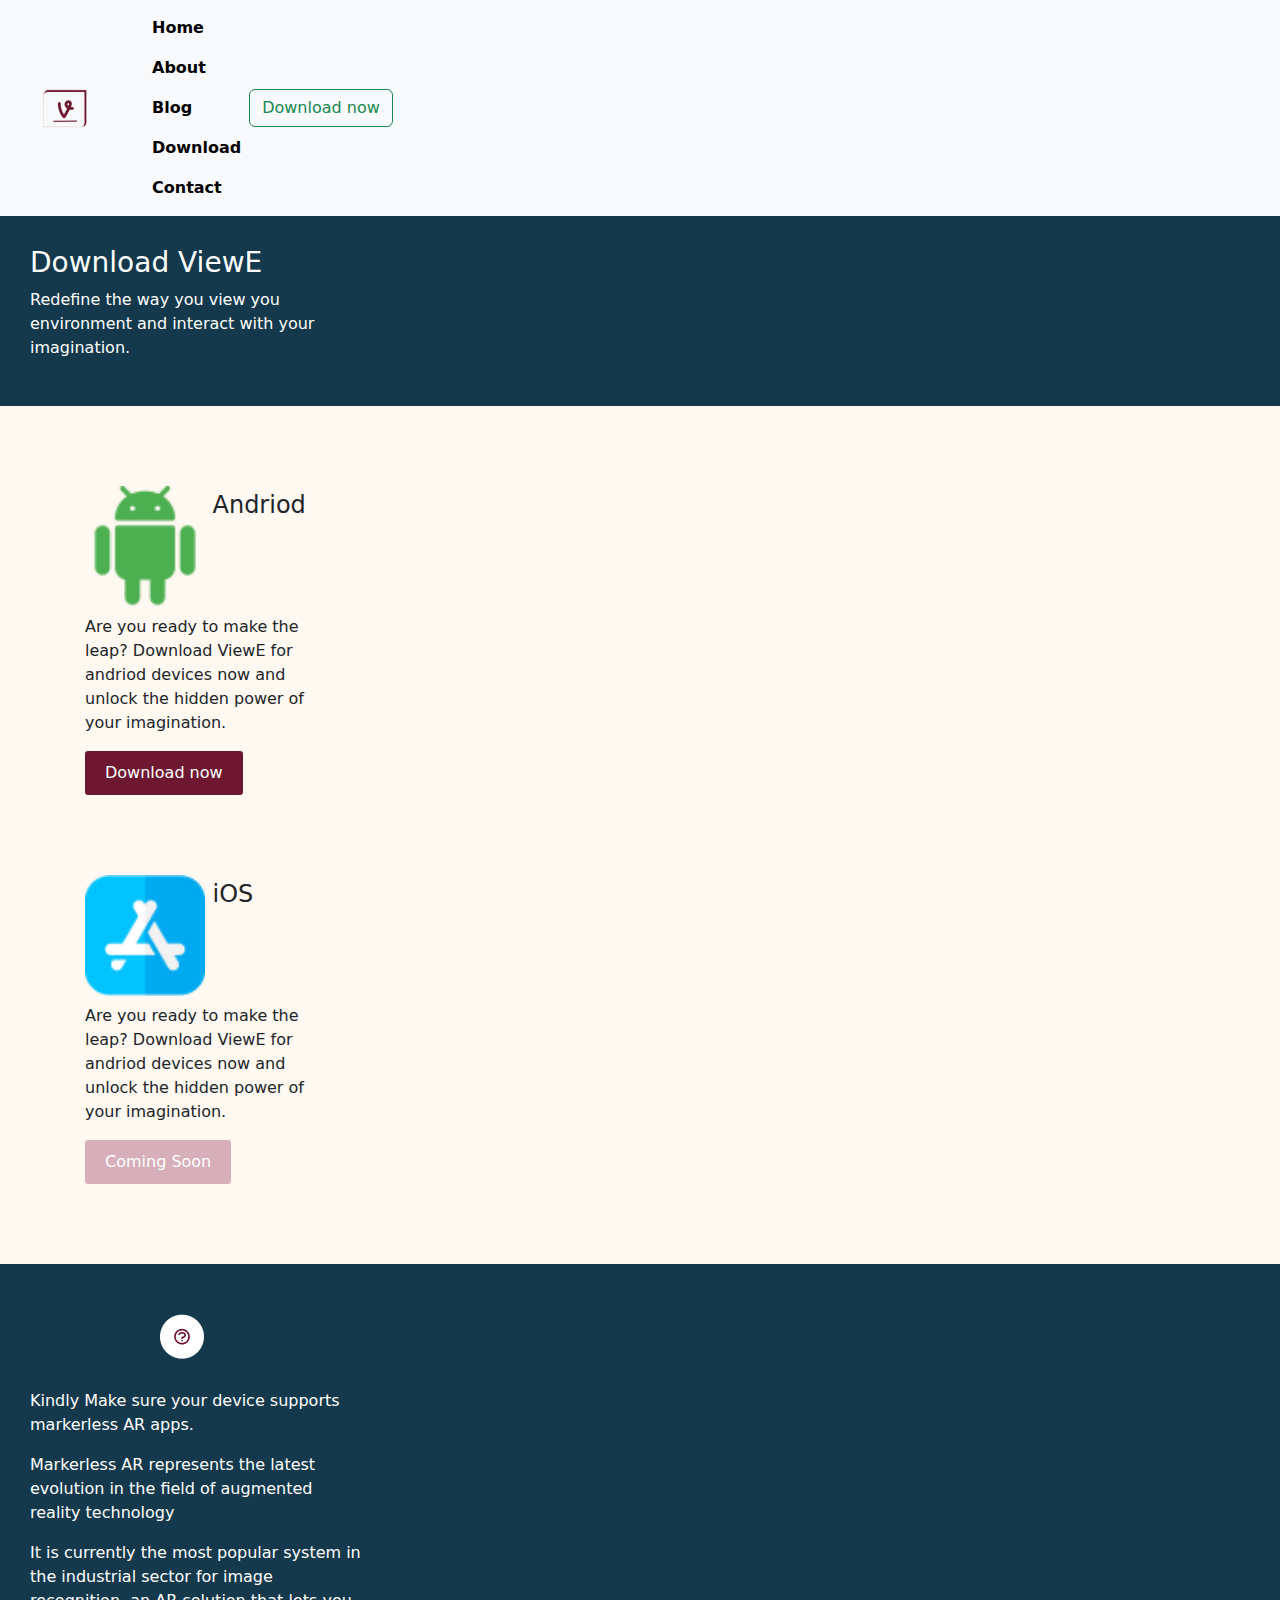
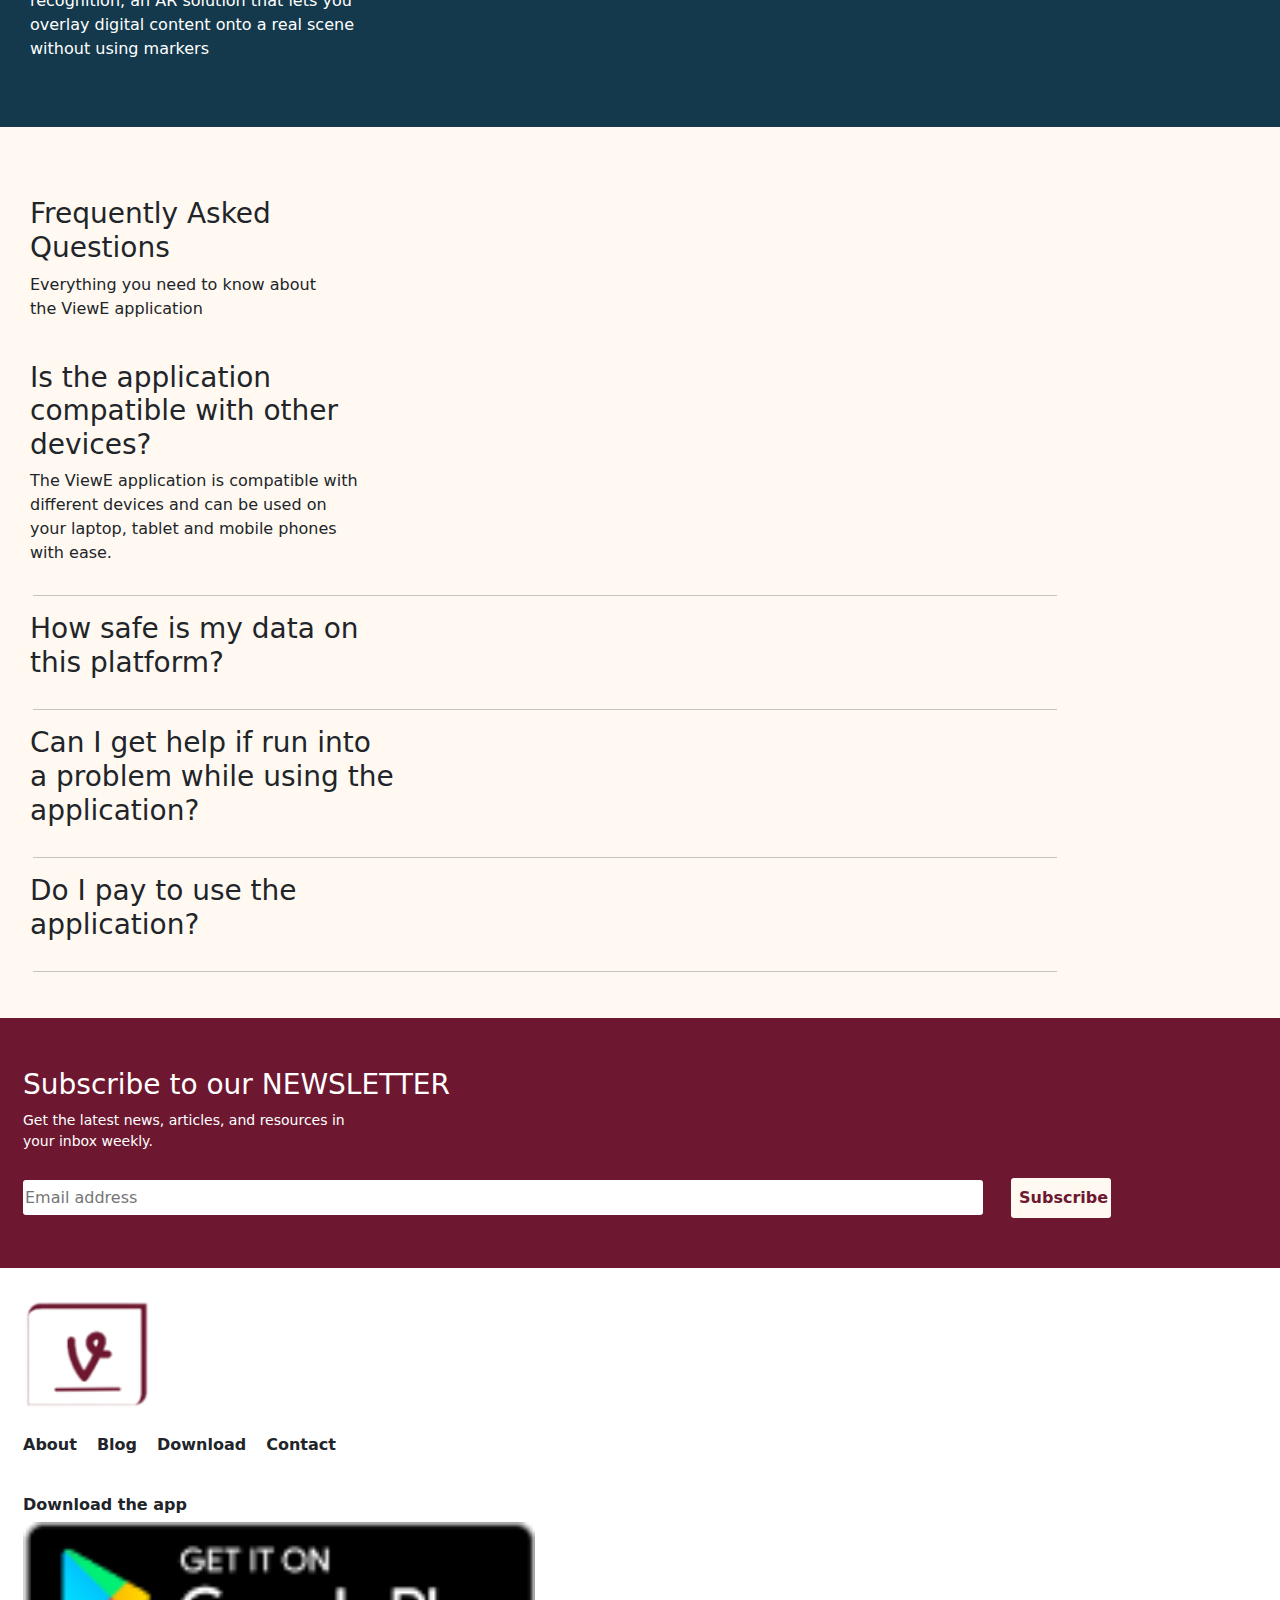
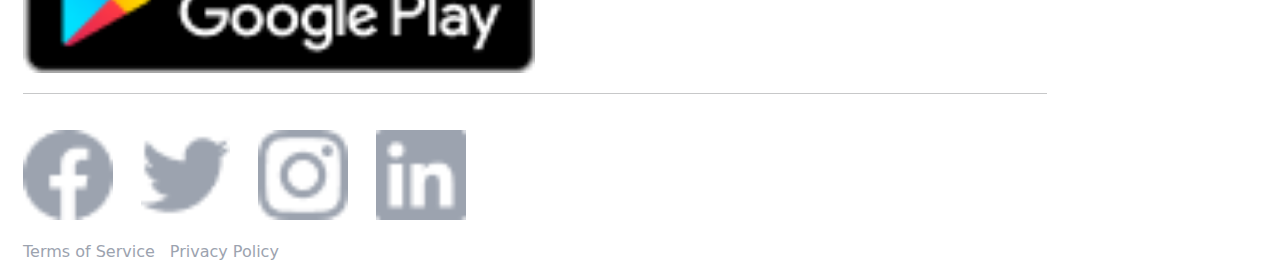
<file: Download.html>
<!DOCTYPE html>
<html lang="en">
<head>
  <meta charset="UTF-8">
  <meta name="viewport" content="width=device-width, initial-scale=1.0">
  <link rel="stylesheet" href="Download.css">
  <link rel="stylesheet" href="bootstrap-5.3.2-dist/bootstrap-5.3.2-dist/css/bootstrap.css">
  <title>Download Page</title>
</head>
<body>

  <nav class="navbar navbar-expand-lg bg-body-tertiary">
    <div class="container-fluid">
      <a class="navbar-brand" href="#"><img src="img/Logo.png" alt="" class="nav-logo"></a>
      <button class="navbar-toggler" type="button" data-bs-toggle="collapse" data-bs-target="#navbarSupportedContent" aria-controls="navbarSupportedContent" aria-expanded="false" aria-label="Toggle navigation">
        <span class="navbar-toggler-icon"></span>
      </button>
      <div class="collapse navbar-collapse" id="navbarSupportedContent">


          <div class="nav-items">

            <ul class="navbar-nav me-auto mb-2 mb-lg-0">

              <div class="items-on-nav">

                <li class="nav-item">
                  <a class="nav-link active" aria-current="page" href="index.html">Home</a>
                </li>
                <li class="nav-item">
                  <a class="nav-link active" aria-current="page" href="About.html">About</a>
                </li>
                <li class="nav-item">
                  <a class="nav-link active" aria-current="page" href="Blog.html">Blog</a>
                </li>
                <li class="nav-item">
                  <a class="nav-link active" aria-current="page" href="Download.html">Download</a>
                </li>
                <li class="nav-item">
                  <a class="nav-link active" aria-current="page" href="Contact Page.html">Contact</a>
                </li>

              </div>

          </div>

        </ul>
        <form class="d-flex" role="search">
          <button class="btn btn-outline-success" type="submit">Download now</button>
        </form>
      </div>
    </div>
  </nav>

  <div class="Mobile">

    <div class="Download">

      <h3 class="Download-heading">
        Download ViewE
      </h3>
      <p class="Download-text">
        Redefine the way you view you <br> environment and interact with your <br> imagination.
      </p>
  
    </div>
  
    <div class="Andriod-ios">
  
      <div class="Andriod">
  
        <div class="Andriod-logo-div">
          <img src="img/Android.png" alt="" class="Andriod-logo">
          <h4 class="Andriod-logo-text">Andriod</h4>
        </div>
        <p class="Andriod-text">
          Are you ready to make the <br> leap? Download ViewE for <br> andriod devices now and <br> unlock the hidden power of <br> your imagination.
        </p>
        <button class="Andriod-button">
          Download now
        </button>
    
      </div>
  
      <div class="Ios">
  
        <div class="ios-logo-div">
          <img src="img/A.png" alt="" class="ios-logo">
          <h4 class="ios-logo-text">iOS</h4>
        </div>
        <p class="ios-text">
          Are you ready to make the <br> leap? Download ViewE for <br> andriod devices now and <br> unlock the hidden power of <br> your imagination.
        </p>
        <button class="ios-button">
          Coming Soon
        </button>
    
      </div>
  
    </div>
  
    <div class="Question">
  
      <div class="Question-content">
        <img src="img/Question.png" alt="" class="Question-logo">
        <div class="Question-writeup">
          <p class="Question-text-one">
            Kindly Make sure your device supports <br> markerless AR apps.
          </p>
          <p class="Question-text-two">
            Markerless AR represents the latest <br> evolution in the field of augmented <br> reality technology
          </p>
          <p class="Question-text-three">
            It is currently the most popular system in <br> the industrial sector for image <br> recognition, an AR solution that lets you <br> overlay digital content onto a real scene <br> without using markers
          </p>
        </div>
      </div>
  
    </div>
  
    <div class="Frequently">
    
      <div class="Frequentlyone">
      <h3>Frequently Asked <br> Questions </h3>
      <p class="frep">Everything you need to know about <br> the ViewE application</p>
      </div>
  
     <div class="Frequentlytwo">
      <h3>Is the application <br>compatible with other <br> devices?</h3>
  
      <p class="frep">The ViewE application is compatible with <br> different devices and can be used on <br> your laptop, tablet and mobile phones <br> with ease. </p>
      </div>
  
      <hr class="freline">
  
      <div class="Frequentlythree">
      <h3> How safe is my data on <br> this platform? </h3>
      </div>
  
      <hr class="freline">
  
      <div class="Frequentlyfour">
      <h3> Can I get help if run into <br> a problem while using the <br> application? </h3>
      </div>
  
      <hr class="freline">
  
      <div class="Frequentlyfive">
      <h3> Do I pay to use the <br> application? </h3>
      </div>
  
      <hr class="freline">
  
    </div>
  
    <div class="Subscribe">
        
      <h3 class="SubscribeH">
        Subscribe to our NEWSLETTER
      </h3>
  
      <p class="SubscribeP">
        Get the latest news, articles, and resources in <br> your inbox weekly.
      </p>
  
      <form action="">
        <input type="email" placeholder="Email address" class="Subscribeinput" required>
  
        <button class="Subscribebutton">
          Subscribe
        </button>
      </form>
  
    </div>
  
    <footer class="last"> 
      
      <img src="img/Logo.png" alt="">
  
      <div class="lasttext">
        <p class="About">About</p>
        <p class="Blog">Blog</p>
        <p class="downnload">Download</p>
        <p class="Contact">Contact</p>
      </div>
  
      <div class="playstore">
        
        <p class="playstoretext">
          Download the app
        </p>
        <a href=""><img src="img/Playstore.png" alt=""></a>
  
      </div>
  
      <hr class="footline">
  
      <div class="footermedia">
        <a href=""><img src="img/Facebook.png" alt=""></a>
        <a href=""><img src="img/Twitter.png" alt=""></a>
        <a href=""><img src="img/Instagram.png" alt=""></a>
        <a href=""><img src="img/LinkeIdn.png" alt=""></a>
      </div>
  
      <div class="Policy">
        
        <a href="">
          <p>
            Terms of Service
          </p>
        </a>
  
        <a href="">
          <p>
            Privacy Policy
          </p>
        </a>
  
      </div>
  
    </footer>

  </div>



<div class="Desktop">

  <div class="About">

    <div class="About-writeup">
      <h3 class="About-heading">
        Download ViewE
      </h3>
      <p class="About-text">
        Redefine the way you view your environment and <br> interact with your imagination.
      </p>
    </div>

    <div class="About-Logo-div">
      <img src="img/Logo (2).png" alt="" class="About-Logo">
      <p class="About-Logo-text">
        View <br> Everything
      </p>
    </div>

  </div>
  
  <div class="Desktop-A-I-total">

    <div class="Desktop-A-I">

      <div class="Desktop-A" >

        <div class="Desktop-A-logo-div">
          <img src="img/Android.png" alt="" class="Desktop-A-logo">
          <h4 class="Desktop-A-logo-text">Andriod</h4>
        </div>
        <p class="Desktop-A-writeup">
          Are you ready to make the leap? Download ViewE for <br> andriod devices now and unlock the hidden power of <br> your imagination.
        </p>
        <button class="Desktop-A-button">Download now</button>
    
      </div>
    
      <div class="Desktop-I">
    
        <div class="Desktop-I-logo-div">
          <img src="img/A.png" alt="" class="Desktop-I-logo">
          <h4 class="Desktop-I-logo-text">iOS</h4>
        </div>
        <p class="Desktop-I-writeup">
          Are you ready to make the leap? Download ViewE for iOS <br> devices now and unlock the hidden power of your <br> imagination.
        </p>
        <button class="Desktop-I-button">Coming soon</button>
    
      </div>

    </div>

    <div class="Desktop-question">

      <img src="img/Question.png" alt="" class="Desktop-question-icon">
      <p class="Desktop-question-writeup">
        Kindly Make sure your device supports markerless AR apps. Markerless AR represents the latest evolution in the field of <br> augmented reality technology. It is cuurently the most popular syste in the industrial sector for image recognition, an AR <br> solution that lets you overlay digital content onto a real scene without using markers.
      </p>

    </div>

    <div class="newFrequently">
  
      <div class="newFrequentlyone">
        <h3>Frequently Asked Questions</h3>
        <p class="newFrequentlyparagraph">
          Everything you need to know about the ViewE application
        </p>

        <div class="Compatable">
          <p class="Compatablehightext">
           Is the application compatable with other devices?
          </p>
          <p class="Compatablelowtext">
            The ViewE application is compatible with different devices and can be used on your laptop, tablet <br> and mobile phones with ease.
         </p>
        </div>

      </div>

      <hr class="newFrequentlylineone">

      <div class="Safe">
        <p class="Safetext">
          How safe is my data on this platform?
        </p>
      </div>

      <hr class="newFrequentlylinetwo">

      <div class="Help">
        <p class="Helptext">
          Can I get help if I run into a problem while using the application?
        </p>
      </div>

      <hr class="newFrequentlylinethree">

      <div class="Pay">
        <p class="Paytext">
          Do I pay to use the application?
        </p>
      </div>

      <hr class="newFrequentlylinefour">

    </div>

  </div>

  <div class="Inbox">
       
    <div class="Inbox-writeup">
      <h3 class="Inbox-heading">
        Subscribe to our NEWSLETTER
      </h3>
      <p class="Inbox-text">
        Get the latest news, articles, and resources in your inbox weekly.
      </p>
    </div>

    <form action="" class="Inbox-form">
      
     <div class="Inbox-input">
        <input type="email" name="" id="" placeholder="Email address"  required class="Inbox-input-email">
      </div>

      <button     class="Inbox-input-button"  >
        Subscribe
     </button>
    
    </form>

  </div>

  <div>
     
    <div class="Footer">

      <img src="img/Logo.png" alt="" class="Footer-logo">
  
      <div class="Footer-second-div">
        <p class="Footer-second-div-text">Download the app</p>
        <a href="">
          <img src="img/Playstore.png" alt="" class="Footer-second-div-image">
        </a>
      </div>
  
    </div>
  
    <div class="Footer-writeup">
      <a href=""><p>About</p></a>
      <a href=""><p>Blog</p></a>
      <a href=""><p>Download</p></a>
      <a href=""><p>Contact</p></a>
    </div>
  

  </div>

  <hr class="Footer-desktop-line">

  <div class="Footer-desktop-media">
       
    <a href="">
      <img src="img/Facebook.png" alt="" class="Footer-desktop-facebook">
    </a>
    <a href="">
      <img src="img/Twitter.png" alt="" class="Footer-desktop-twitter">
    </a>
    <a href="">
      <img src="img/Instagram.png" alt="" class="Footer-desktop-instagram">
    </a>
    <a href="">
      <img src="img/LinkeIdn.png" alt="" class="Footer-desktop-Linkeidn">
    </a>

    <div class="Footer-desktop-media-writeup">
      <a href="">
        <p class="Footer-desktop-media-text-one">
          Terms of Service
        </p>
      </a>
      <a href="">
        <p class="Footer-desktop-media-text-two">Privacy Policy</p>
      </a>
    </div>

  </div>

</div>
  
  



  <script src="bootstrap-5.3.2-dist/bootstrap-5.3.2-dist/js/bootstrap.bundle.js"></script>
</body>
</html>
</file>
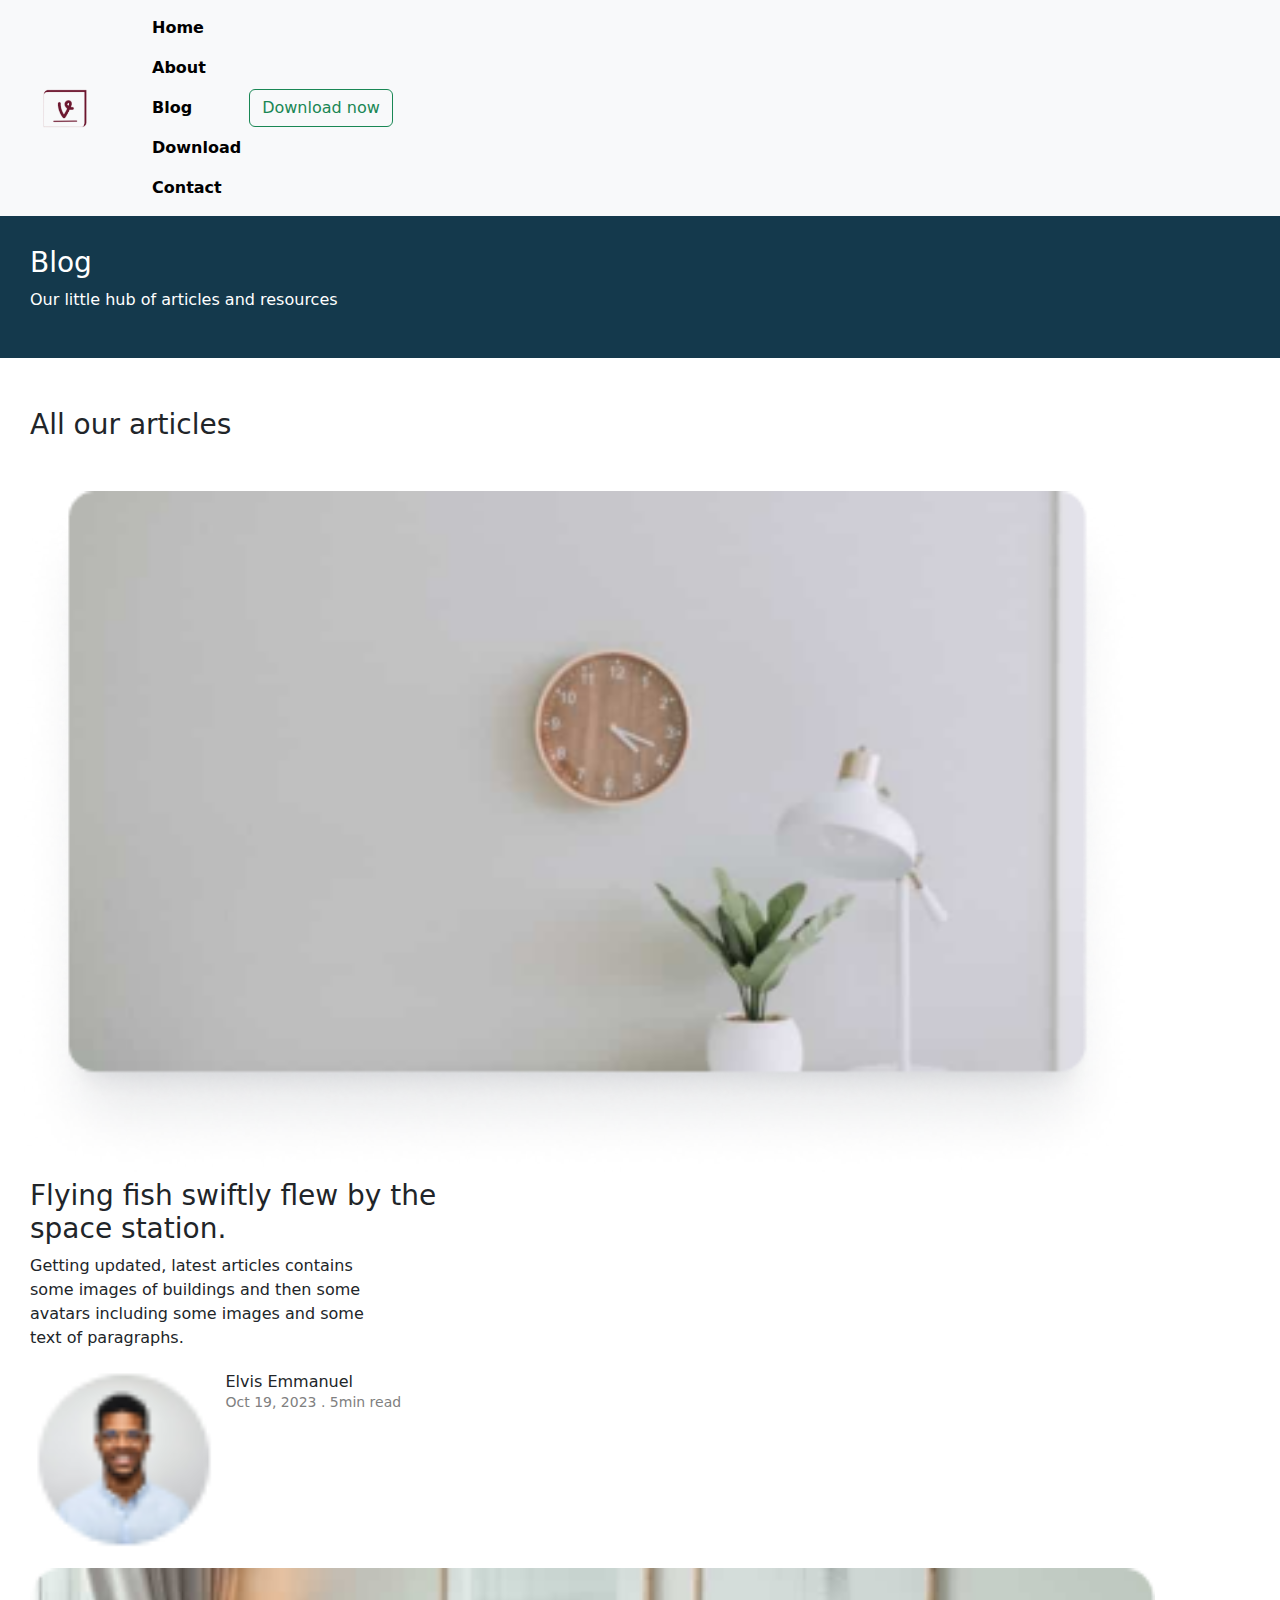
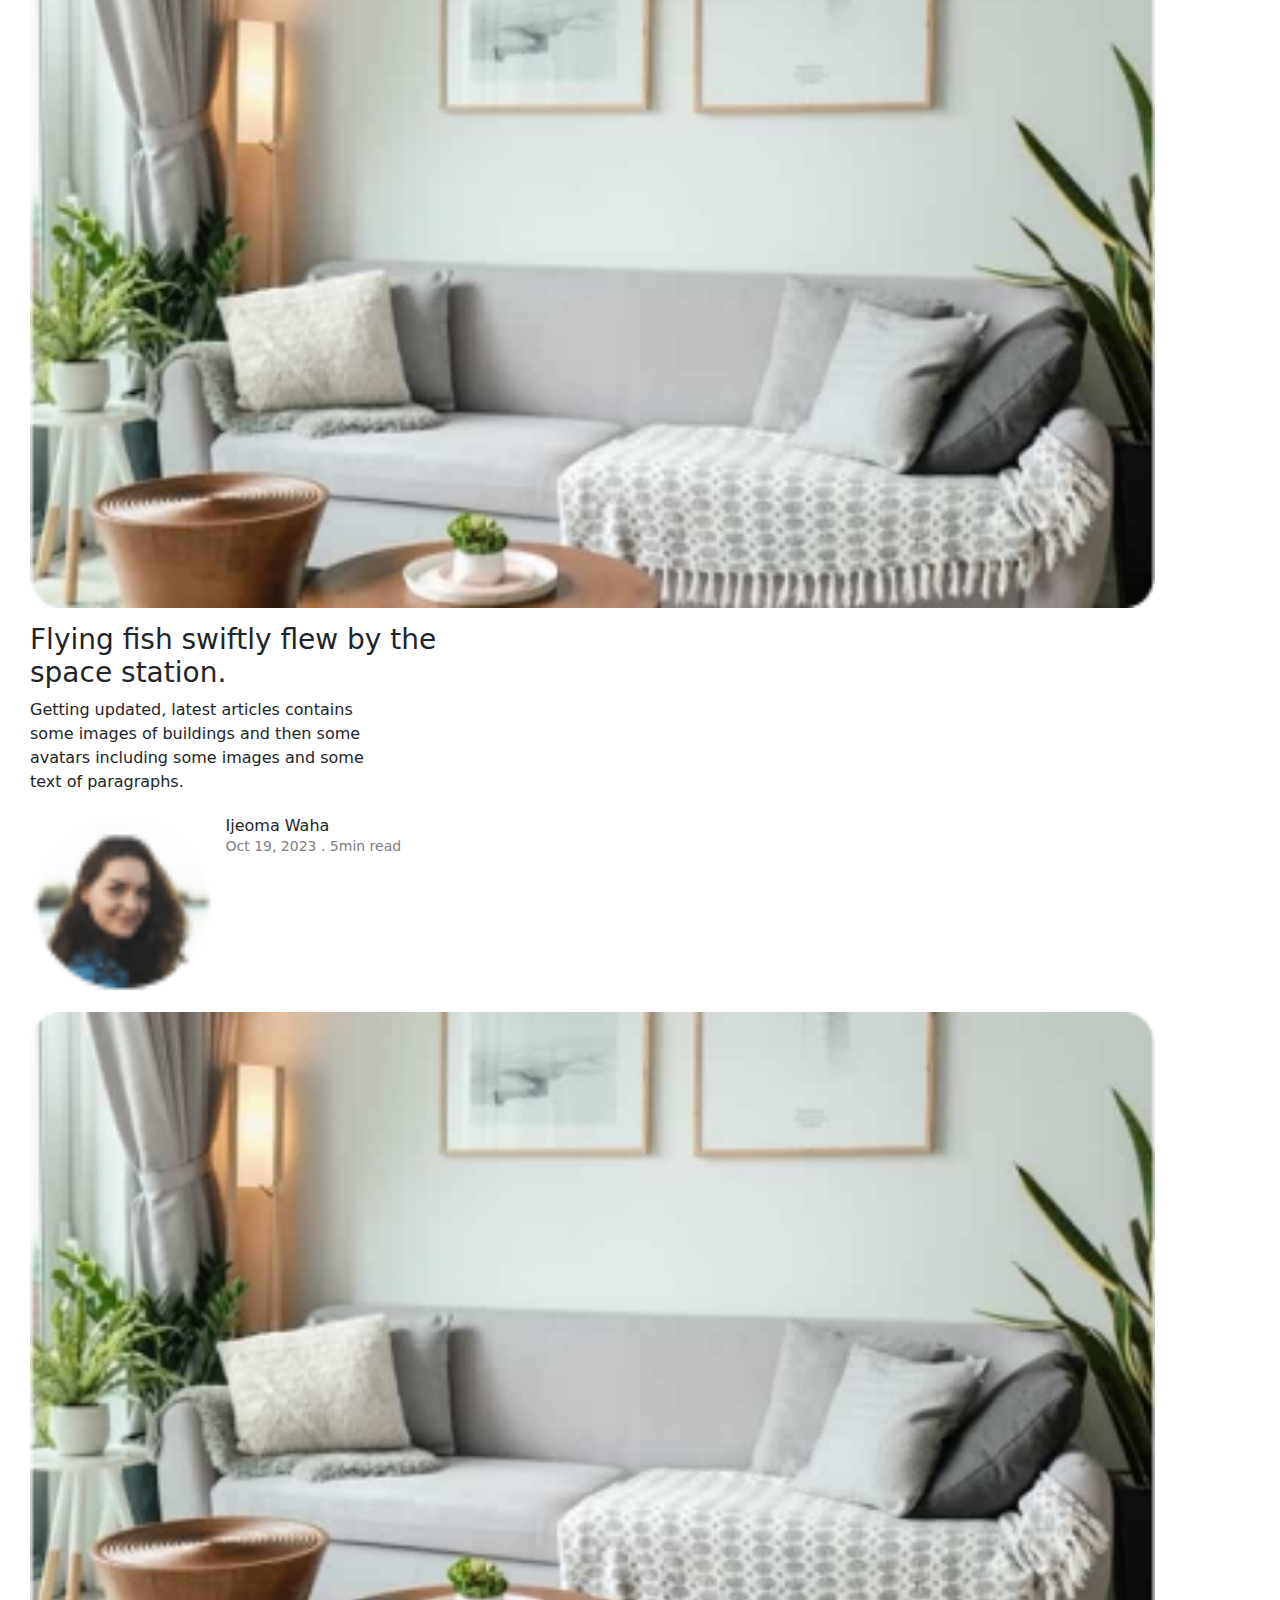
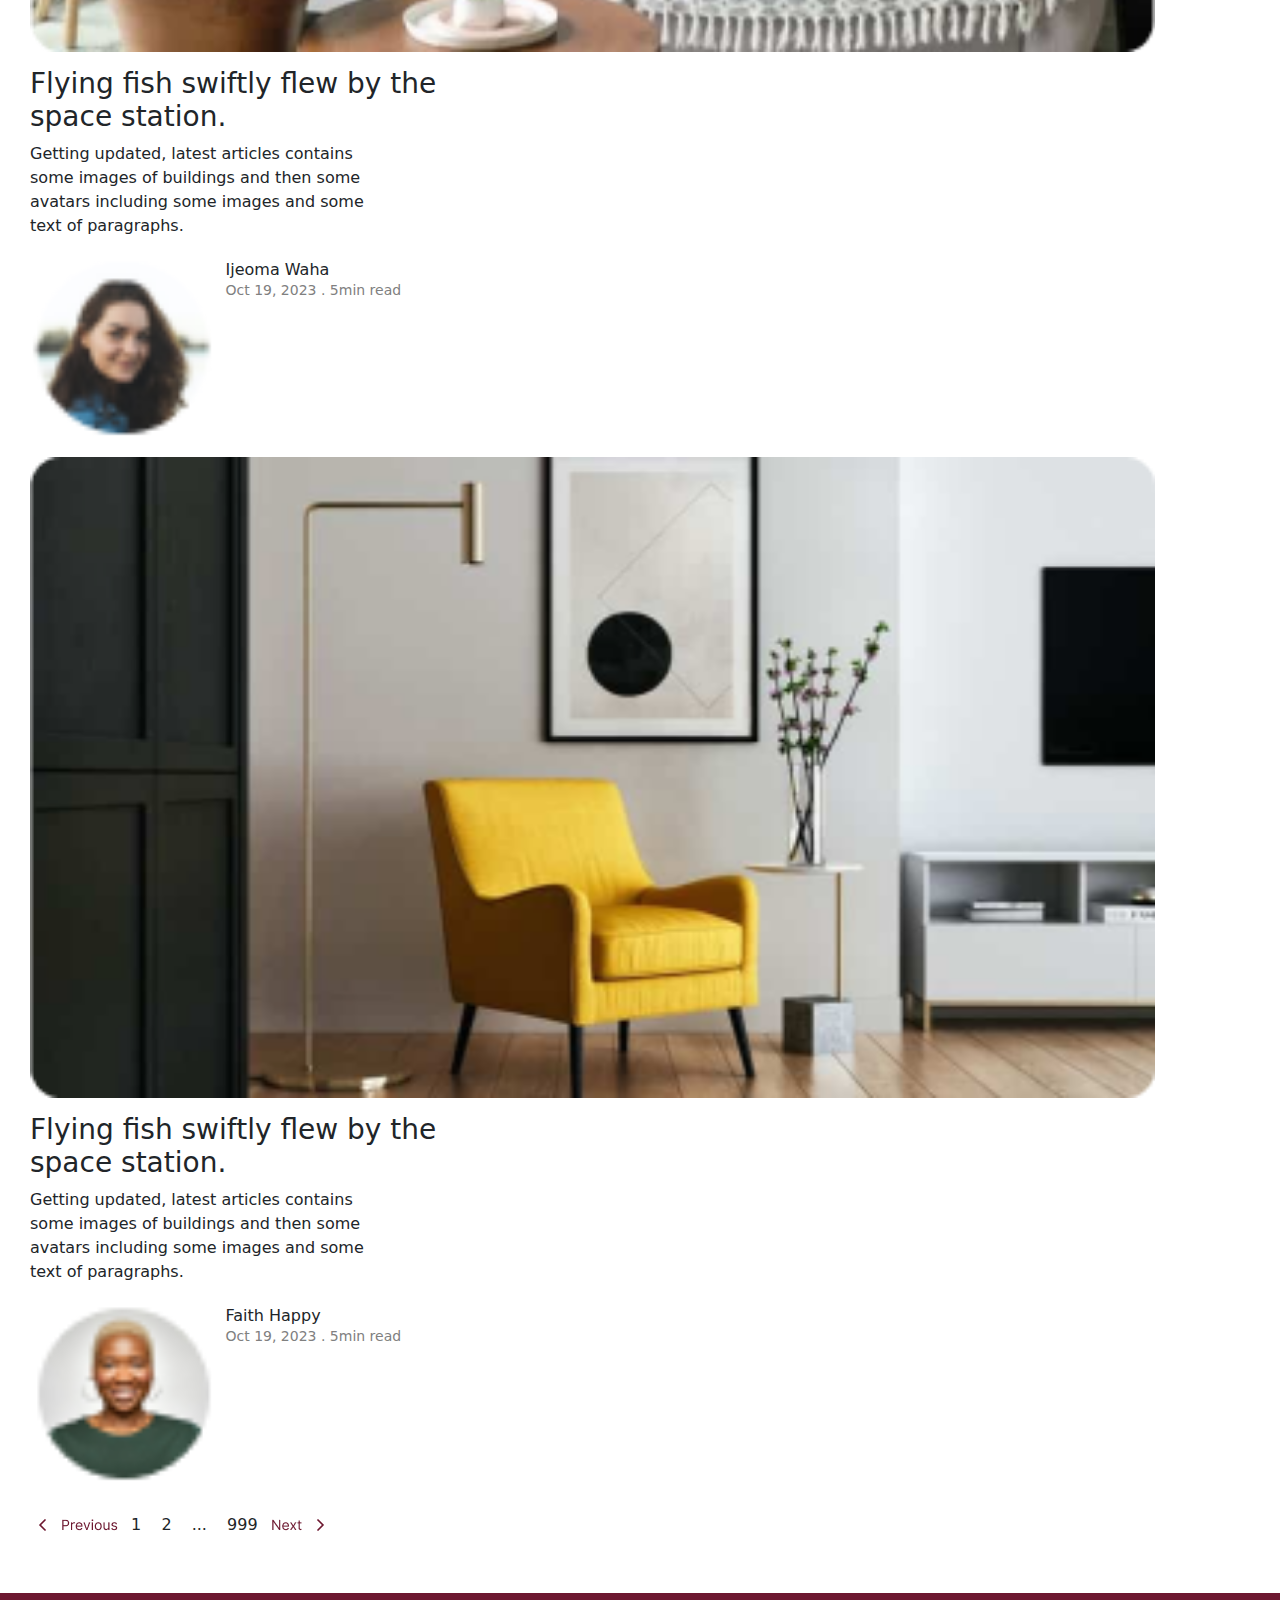
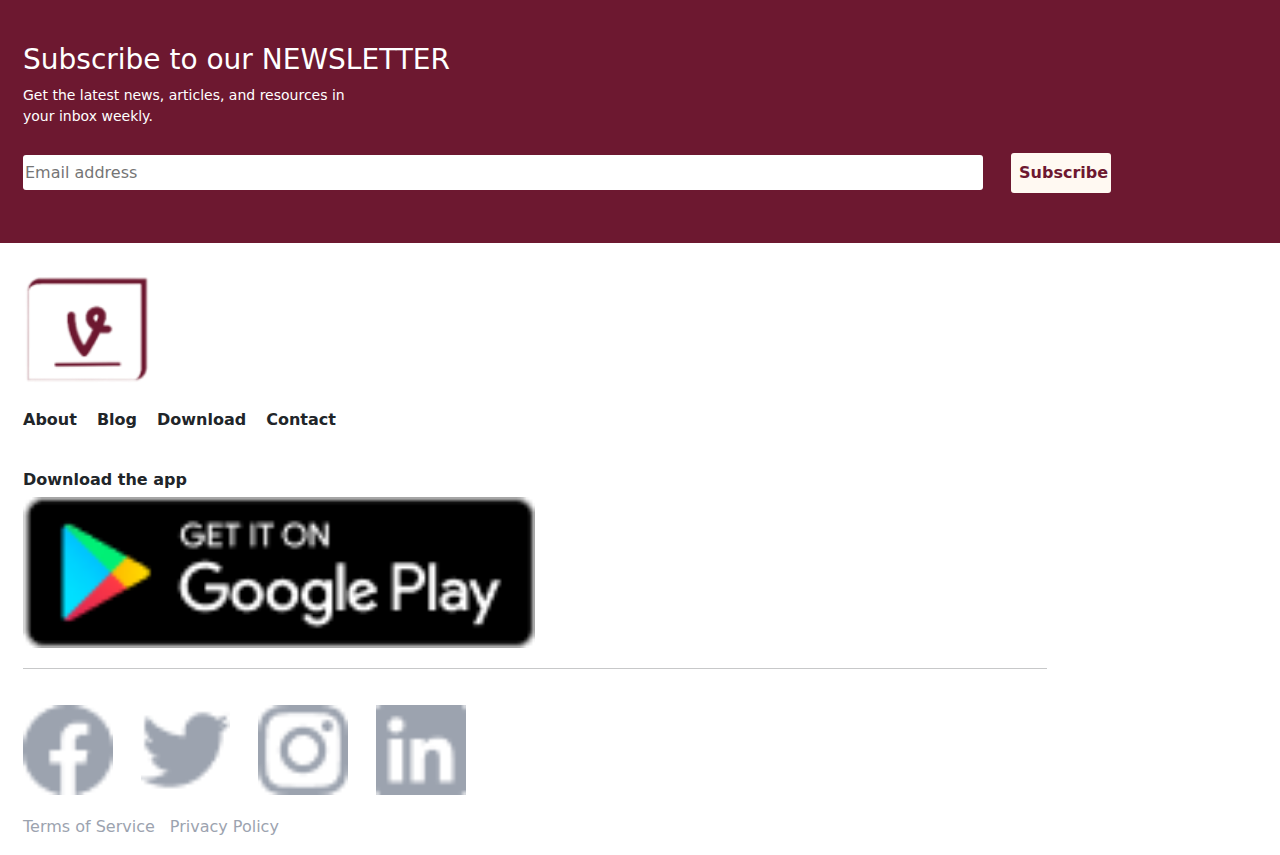
<file: Next.html>
<!DOCTYPE html>
<html lang="en">
<head>
  <meta charset="UTF-8">
  <meta name="viewport" content="width=device-width, initial-scale=1.0">
  <link rel="stylesheet" href="Next.css">
  <link rel="stylesheet" href="bootstrap-5.3.2-dist/bootstrap-5.3.2-dist/css/bootstrap.css">
  <title>Next</title>
</head>
<body>
  
  <nav class="navbar navbar-expand-lg bg-body-tertiary">
    <div class="container-fluid">
      <a class="navbar-brand" href="#"><img src="img/Logo.png" alt="" class="nav-logo"></a>
      <button class="navbar-toggler" type="button" data-bs-toggle="collapse" data-bs-target="#navbarSupportedContent" aria-controls="navbarSupportedContent" aria-expanded="false" aria-label="Toggle navigation">
        <span class="navbar-toggler-icon"></span>
      </button>
      <div class="collapse navbar-collapse" id="navbarSupportedContent">


          <div class="nav-items">

            <ul class="navbar-nav me-auto mb-2 mb-lg-0">

              <div class="items-on-nav">

                <li class="nav-item">
                  <a class="nav-link active" aria-current="page" href="index.html">Home</a>
                </li>
                <li class="nav-item">
                  <a class="nav-link active" aria-current="page" href="About.html">About</a>
                </li>
                <li class="nav-item">
                  <a class="nav-link active" aria-current="page" href="Blog.html">Blog</a>
                </li>
                <li class="nav-item">
                  <a class="nav-link active" aria-current="page" href="Download.html">Download</a>
                </li>
                <li class="nav-item">
                  <a class="nav-link active" aria-current="page" href="Contact Page.html">Contact</a>
                </li>

              </div>

          </div>

        </ul>
        <form class="d-flex" role="search">
          <button class="btn btn-outline-success" type="submit">Download now</button>
        </form>
      </div>
    </div>
  </nav>


    <div class="Mobile1">

      <div class="Top">

        <h3 class="Top-heading">
          Blog
        </h3>
        <p class="Top-text">
          Our little hub of articles and resources
        </p>
    
      </div>
      
      <div class="Featured">
      
        <h3 class="Featured-heading">
          All our articles
        </h3>
    
      </div>
      
      <div class="Latest-total">
    
        <!--This the first article under Latest articles-->
    
        <div class="Flying-one-div">
          <img src="img/Image (1).png" alt="" class="Flying-one-house">
          <h3 class="Flying-one-heading">
            Flying fish swiftly flew by the <br> space station.
          </h3>
          <p class="Flying-one-text">
            Getting updated, latest articles contains <br> some images of buildings and then some <br> avatars including some images and some <br> text of paragraphs.
          </p>
          <div class="Real-avatar-div">
            <img src="img/Avatar (2).png" alt="" class="Real-avatar">
            <div class="Real-avatar-writeup">
              <p class="Real-avatar-text-one">Elvis Emmanuel</p>
              <p class="Real-avatar-text-two">Oct 19, 2023 . 5min read</p>
            </div>
          </div>
        </div>
    
            <!--This the second article under Latest articles-->
    
        <div class="Flying-one-div">
          <img src="img/unsplash_(1).png" alt="" class="Flying-two-house">
          <h3 class="Flying-one-heading">
            Flying fish swiftly flew by the <br> space station.
          </h3>
          <p class="Flying-one-text">
            Getting updated, latest articles contains <br> some images of buildings and then some <br> avatars including some images and some <br> text of paragraphs.
          </p>
          <div class="Real-avatar-div">
            <img src="img/Avatar (1).png" alt="" class="Real-avatar">
            <div class="Real-avatar-writeup">
              <p class="Real-avatar-text-one">Ijeoma Waha</p>
              <p class="Real-avatar-text-two">Oct 19, 2023 . 5min read</p>
            </div>
          </div>
        </div>
    
        <!--This the double second article-->
    
        <div class="Flying-one-div">
          <img src="img/unsplash_(1).png" alt="" class="Flying-two-house">
          <h3 class="Flying-one-heading">
            Flying fish swiftly flew by the <br> space station.
          </h3>
          <p class="Flying-one-text">
            Getting updated, latest articles contains <br> some images of buildings and then some <br> avatars including some images and some <br> text of paragraphs.
          </p>
          <div class="Real-avatar-div">
            <img src="img/Avatar (1).png" alt="" class="Real-avatar">
            <div class="Real-avatar-writeup">
              <p class="Real-avatar-text-one">Ijeoma Waha</p>
              <p class="Real-avatar-text-two">Oct 19, 2023 . 5min read</p>
            </div>
          </div>
        </div>
    
            <!--This the third article under Latest articles-->
    
        <div class="Flying-one-div">
          <img src="img/unsplash__(2).png" alt="" class="Flying-two-house">
          <h3 class="Flying-one-heading">
            Flying fish swiftly flew by the <br> space station.
          </h3>
          <p class="Flying-one-text">
            Getting updated, latest articles contains <br> some images of buildings and then some <br> avatars including some images and some <br> text of paragraphs.
          </p>
          <div class="Real-avatar-div">
            <img src="img/Avatar.png" alt="" class="Real-avatar">
            <div class="Real-avatar-writeup">
              <p class="Real-avatar-text-one">Faith Happy</p>
              <p class="Real-avatar-text-two">Oct 19, 2023 . 5min read</p>
            </div>
          </div>
        </div>
    
      </div>
    
      <div class="Navigation">
      
        <a href="Blog.html" class="Navigation-previous-a">
          <img src="img/Previous.png" alt="" class="Navigation-previous">
        </a>
        <span class="Navigation-one">1</span>
        <span class="Navigation-two">2</span>
        <span class="Navigation-dot">...</span>
        <span class="Navigation-999">999</span>
        <a href="Next.html" class="Navigation-next-a">
          <img src="img/Next.png" alt="" class="Navigation-next">
        </a>
    
      </div>
    
      <div class="Subscribe">
            
        <h3 class="SubscribeH">
          Subscribe to our NEWSLETTER
        </h3>
    
        <p class="SubscribeP">
          Get the latest news, articles, and resources in <br> your inbox weekly.
        </p>
    
        <form action="">
          <input type="email" placeholder="Email address" class="Subscribeinput" required>
    
          <button class="Subscribebutton">
            Subscribe
          </button>
        </form>
    
      </div>
    
      <footer class="last"> 
          
        <img src="img/Logo.png" alt="">
    
        <div class="lasttext">
          <p class="About">About</p>
          <p class="Blog">Blog</p>
          <p class="downnload">Download</p>
          <p class="Contact">Contact</p>
        </div>
    
        <div class="playstore">
          
          <p class="playstoretext">
            Download the app
          </p>
          <a href=""><img src="img/Playstore.png" alt=""></a>
    
        </div>
    
        <hr class="footline">
    
        <div class="footermedia">
          <a href=""><img src="img/Facebook.png" alt=""></a>
          <a href=""><img src="img/Twitter.png" alt=""></a>
          <a href=""><img src="img/Instagram.png" alt=""></a>
          <a href=""><img src="img/LinkeIdn.png" alt=""></a>
        </div>
    
        <div class="Policy">
          
          <a href="">
            <p>
              Terms of Service
            </p>
          </a>
    
          <a href="">
            <p>
              Privacy Policy
            </p>
          </a>
    
        </div>
    
      </footer>

    </div>


      <div class="Desktop1">

        <div class="About">

          <div class="About-writeup">
            <h3 class="About-heading">
              Blog
            </h3>
            <p class="About-text">
              Our little hub of articles and resources
            </p>
          </div>
      
          <div class="About-Logo-div">
            <img src="img/Logo (2).png" alt="" class="About-Logo">
            <p class="About-Logo-text">
              View <br> Everything
            </p>
          </div>
      
        </div>
    
        <div class="Flew">
      
          <h3 class="Flew-heading">
            All our articles
          </h3>
      
          <div class="Flew-divs-total">
      
            <div class="Flew-one">
              <img src="img/Image (1).png" alt="" class="Flew-image-one">
              <h3 class="Flew-heading-one">
                Flying fish swiftly flew by the <br> space station
              </h3>
              <p class="Flew-text-one">
                Getting updated, latest articles contains some images <br> of buildings and then some avatars including <br> some images and some text of paragraphs.
              </p>
              <div class="Amara-one">
                <img src="img/Avatar (2).png" alt="" class="Amara-image-one">
                <div class="Amara-writeup-one">
                  <p class="Amara-text-one">Elvis Emmanuel</p>
                  <p class="Amara-text-two">Oct 19, 2023 . 5min read</p>
                </div>
              </div>
            </div>
        
            <div class="Flew-two">
              <img src="img/unsplash_(1).png" alt="" class="Flew-image-two">
              <h3 class="Flew-heading-two">
                Flying fish swiftly flew by the <br> space station
              </h3>
              <p class="Flew-text-one">
                Getting updated, latest articles contains some images <br> of buildings and then some avatars including <br> some images and some text of paragraphs.
              </p>
              <div class="Amara-one">
                <img src="img/Avatar (1).png" alt="" class="Amara-image-one">
                <div class="Amara-writeup-one">
                  <p class="Amara-text-one">Ijeoma Waha</p>
                  <p class="Amara-text-two">Oct 19, 2023 . 5min read</p>
                </div>
              </div>
            </div>
        
            <div class="Flew-three">
              <img src="img/unsplash__(2).png" alt="" class="Flew-image-three">
              <h3 class="Flew-heading-three">
                Flying fish swiftly flew by the <br> space station
              </h3>
              <p class="Flew-text-one">
                Getting updated, latest articles contains some images <br> of buildings and then some avatars including <br> some images and some text of paragraphs.
              </p>
              <div class="Amara-one">
                <img src="img/Avatar.png" alt="" class="Amara-image-one">
                <div class="Amara-writeup-one">
                  <p class="Amara-text-one">Faith Happy</p>
                  <p class="Amara-text-two">Oct 19, 2023 . 5min read</p>
                </div>
              </div>
            </div>
      
          </div>
          
      
        </div>
    
        <div class="Flew">
      
          <h3 class="Flew-heading">
            All our articles
          </h3>
      
          <div class="Flew-divs-total">
      
            <div class="Flew-one">
              <img src="img/Image (1).png" alt="" class="Flew-image-one">
              <h3 class="Flew-heading-one">
                Flying fish swiftly flew by the <br> space station
              </h3>
              <p class="Flew-text-one">
                Getting updated, latest articles contains some images <br> of buildings and then some avatars including <br> some images and some text of paragraphs.
              </p>
              <div class="Amara-one">
                <img src="img/Avatar (2).png" alt="" class="Amara-image-one">
                <div class="Amara-writeup-one">
                  <p class="Amara-text-one">Elvis Emmanuel</p>
                  <p class="Amara-text-two">Oct 19, 2023 . 5min read</p>
                </div>
              </div>
            </div>
        
            <div class="Flew-two">
              <img src="img/unsplash_(1).png" alt="" class="Flew-image-two">
              <h3 class="Flew-heading-two">
                Flying fish swiftly flew by the <br> space station
              </h3>
              <p class="Flew-text-one">
                Getting updated, latest articles contains some images <br> of buildings and then some avatars including <br> some images and some text of paragraphs.
              </p>
              <div class="Amara-one">
                <img src="img/Avatar (1).png" alt="" class="Amara-image-one">
                <div class="Amara-writeup-one">
                  <p class="Amara-text-one">Ijeoma Waha</p>
                  <p class="Amara-text-two">Oct 19, 2023 . 5min read</p>
                </div>
              </div>
            </div>
        
            <div class="Flew-three">
              <img src="img/unsplash__(2).png" alt="" class="Flew-image-three">
              <h3 class="Flew-heading-three">
                Flying fish swiftly flew by the <br> space station
              </h3>
              <p class="Flew-text-one">
                Getting updated, latest articles contains some images <br> of buildings and then some avatars including <br> some images and some text of paragraphs.
              </p>
              <div class="Amara-one">
                <img src="img/Avatar.png" alt="" class="Amara-image-one">
                <div class="Amara-writeup-one">
                  <p class="Amara-text-one">Faith Happy</p>
                  <p class="Amara-text-two">Oct 19, 2023 . 5min read</p>
                </div>
              </div>
            </div>
      
          </div>
          
      
        </div>
    
        <div class="Navigation-desktop">
        
          <a href="Blog.html" class="Navigation-previous-a-desktop">
            <img src="img/Previous.png" alt="" class="Navigation-previous-desktop">
          </a>
          <div class="Numbering">
      
            <span class="Navigation-one-desktop">1</span>
          <span class="Navigation-two-desktop">2</span>
          <span class="Navigation-three-desktop">3</span>
          <span class="Navigation-four-desktop">4</span>
          <span class="Navigation-five-desktop">5</span>
          <span class="Navigation-six-desktop">6</span>
          <span class="Navigation-six-two-desktop">6</span>
          <span class="Navigation-seven-desktop">7</span>
          <span class="Navigation-dot-desktop">...</span>
          <span class="Navigation-999-desktop">100</span>
      
          </div>
          <a href="Next.html" class="Navigation-next-a-desktop">
            <img src="img/Next.png" alt="" class="Navigation-next-desktop">
          </a>
      
        </div>
    
        <div class="Inbox">
             
          <div class="Inbox-writeup">
            <h3 class="Inbox-heading">
              Subscribe to our NEWSLETTER
            </h3>
            <p class="Inbox-text">
              Get the latest news, articles, and resources in your inbox weekly.
            </p>
          </div>
      
          <form action="" class="Inbox-form">
            
           <div class="Inbox-input">
              <input type="email" name="" id="" placeholder="Email address"  required class="Inbox-input-email">
            </div>
      
            <button     class="Inbox-input-button"  >
              Subscribe
           </button>
          
          </form>
      
        </div>
    
        <div>
           
          <div class="Footer">
      
            <img src="img/Logo.png" alt="" class="Footer-logo">
        
            <div class="Footer-second-div">
              <p class="Footer-second-div-text">Download the app</p>
              <a href="">
                <img src="img/Playstore.png" alt="" class="Footer-second-div-image">
              </a>
            </div>
        
          </div>
        
          <div class="Footer-writeup">
            <a href=""><p>About</p></a>
            <a href=""><p>Blog</p></a>
            <a href=""><p>Download</p></a>
            <a href=""><p>Contact</p></a>
          </div>
        
      
        </div>
    
        <hr class="Footer-desktop-line">
    
        <div class="Footer-desktop-media">
             
          <a href="">
            <img src="img/Facebook.png" alt="" class="Footer-desktop-facebook">
          </a>
          <a href="">
            <img src="img/Twitter.png" alt="" class="Footer-desktop-twitter">
          </a>
          <a href="">
            <img src="img/Instagram.png" alt="" class="Footer-desktop-instagram">
          </a>
          <a href="">
            <img src="img/LinkeIdn.png" alt="" class="Footer-desktop-Linkeidn">
          </a>
      
          <div class="Footer-desktop-media-writeup">
            <a href="">
              <p class="Footer-desktop-media-text-one">
                Terms of Service
              </p>
            </a>
            <a href="">
              <p class="Footer-desktop-media-text-two">Privacy Policy</p>
            </a>
          </div>
      
        </div>

      </div>





  <script src="bootstrap-5.3.2-dist/bootstrap-5.3.2-dist/js/bootstrap.bundle.js"></script>
</body>
</html>
</file>
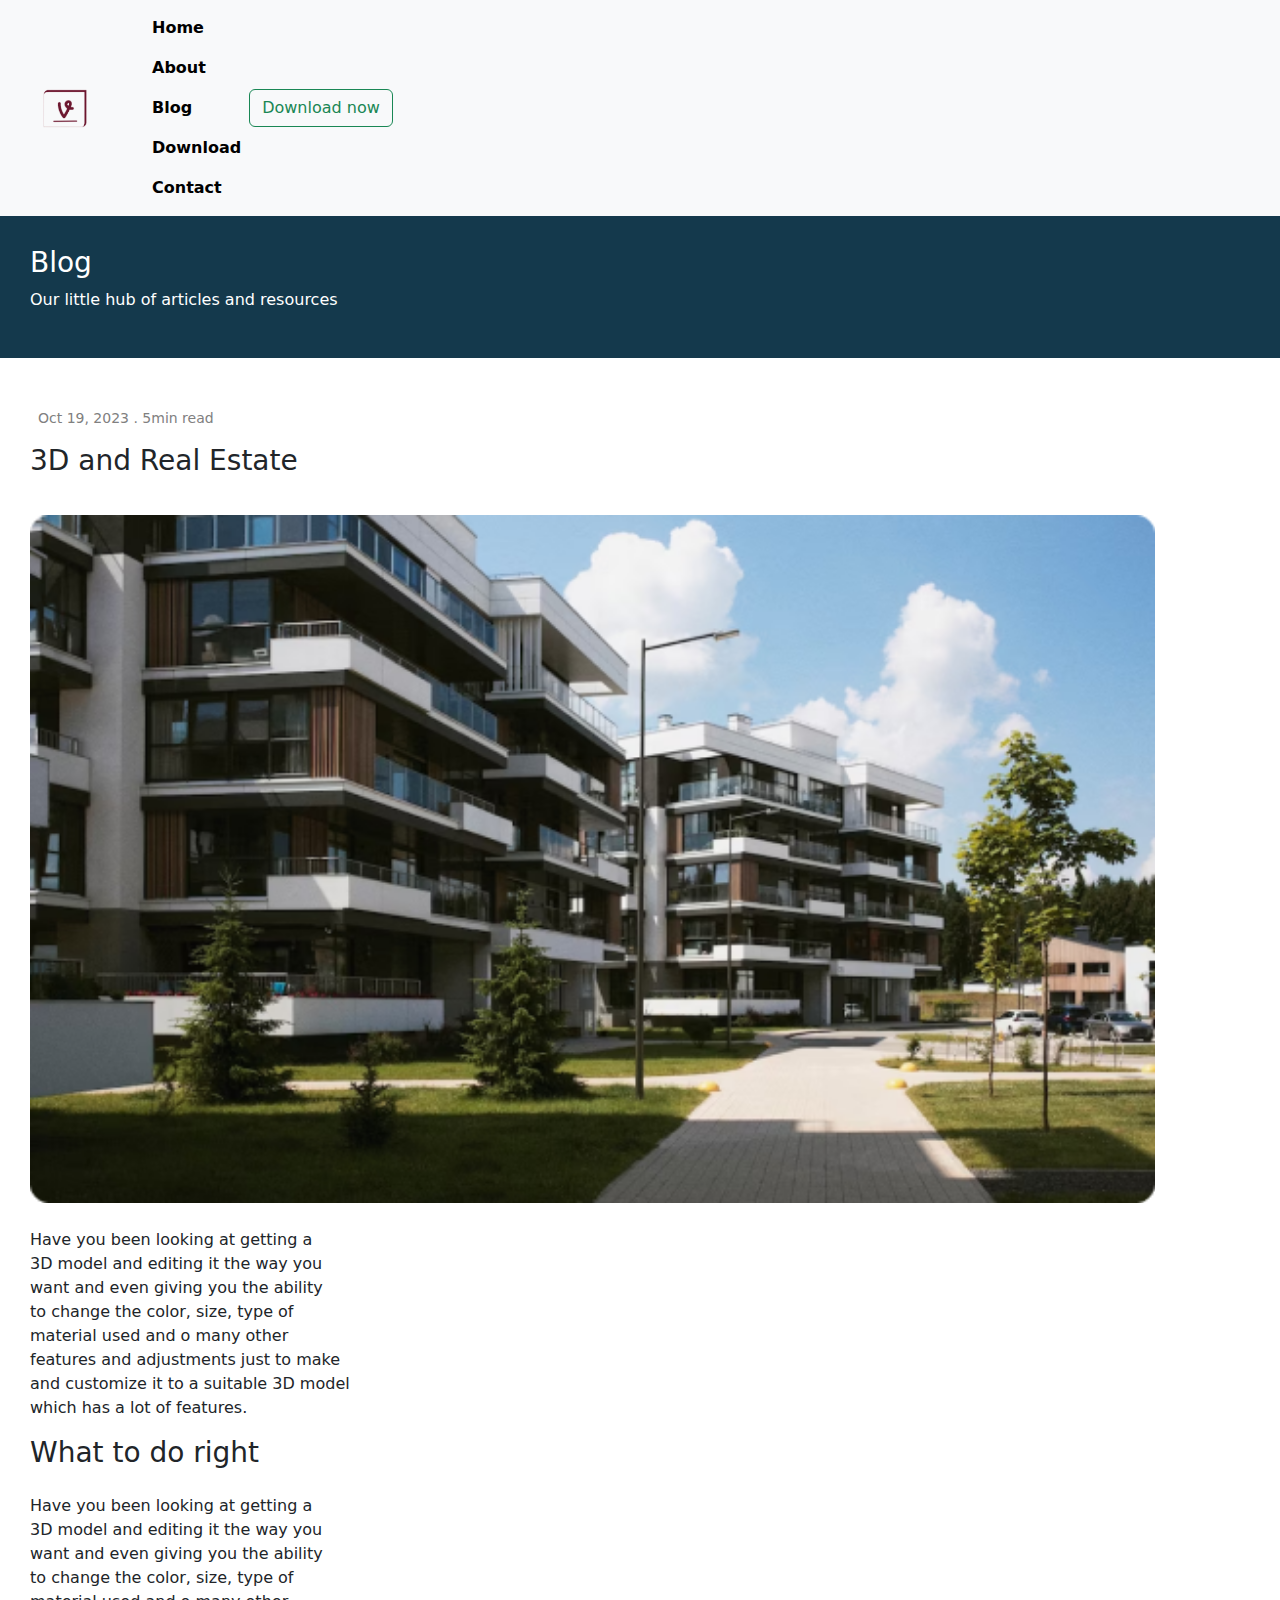
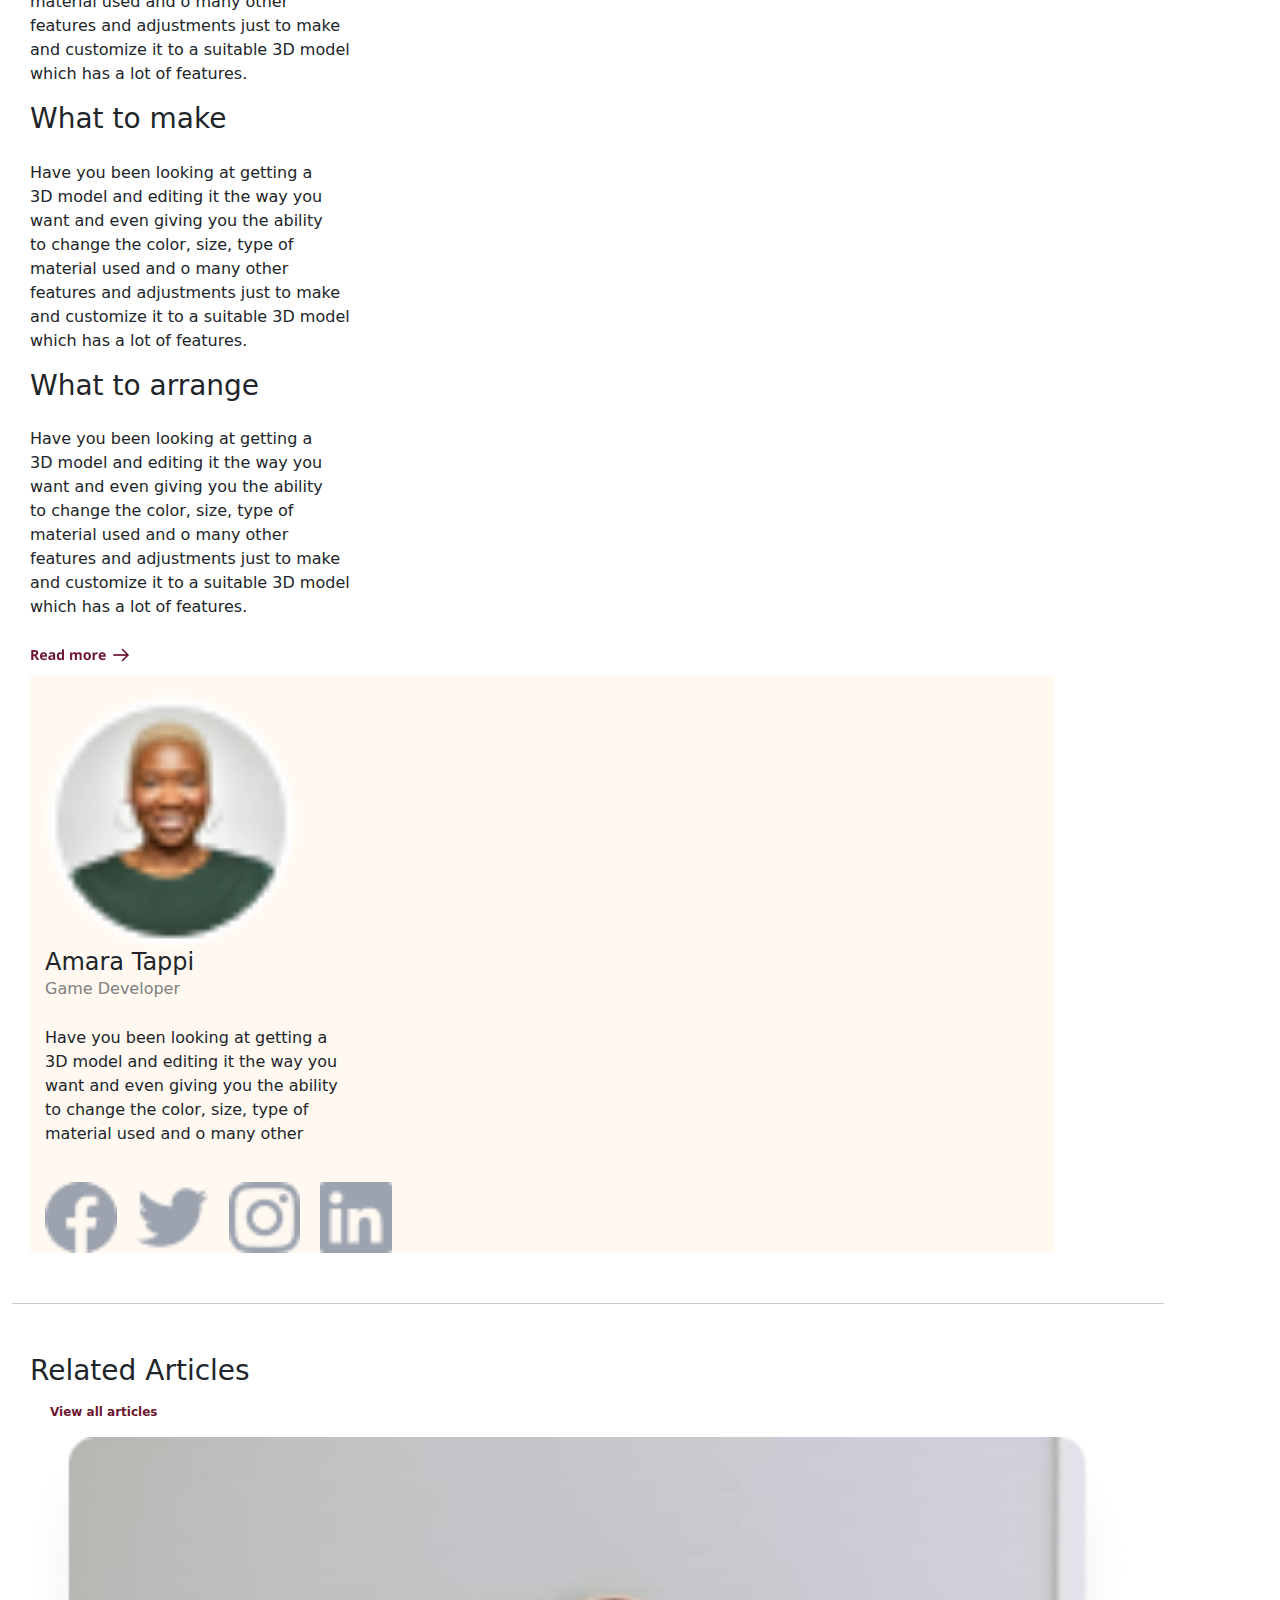
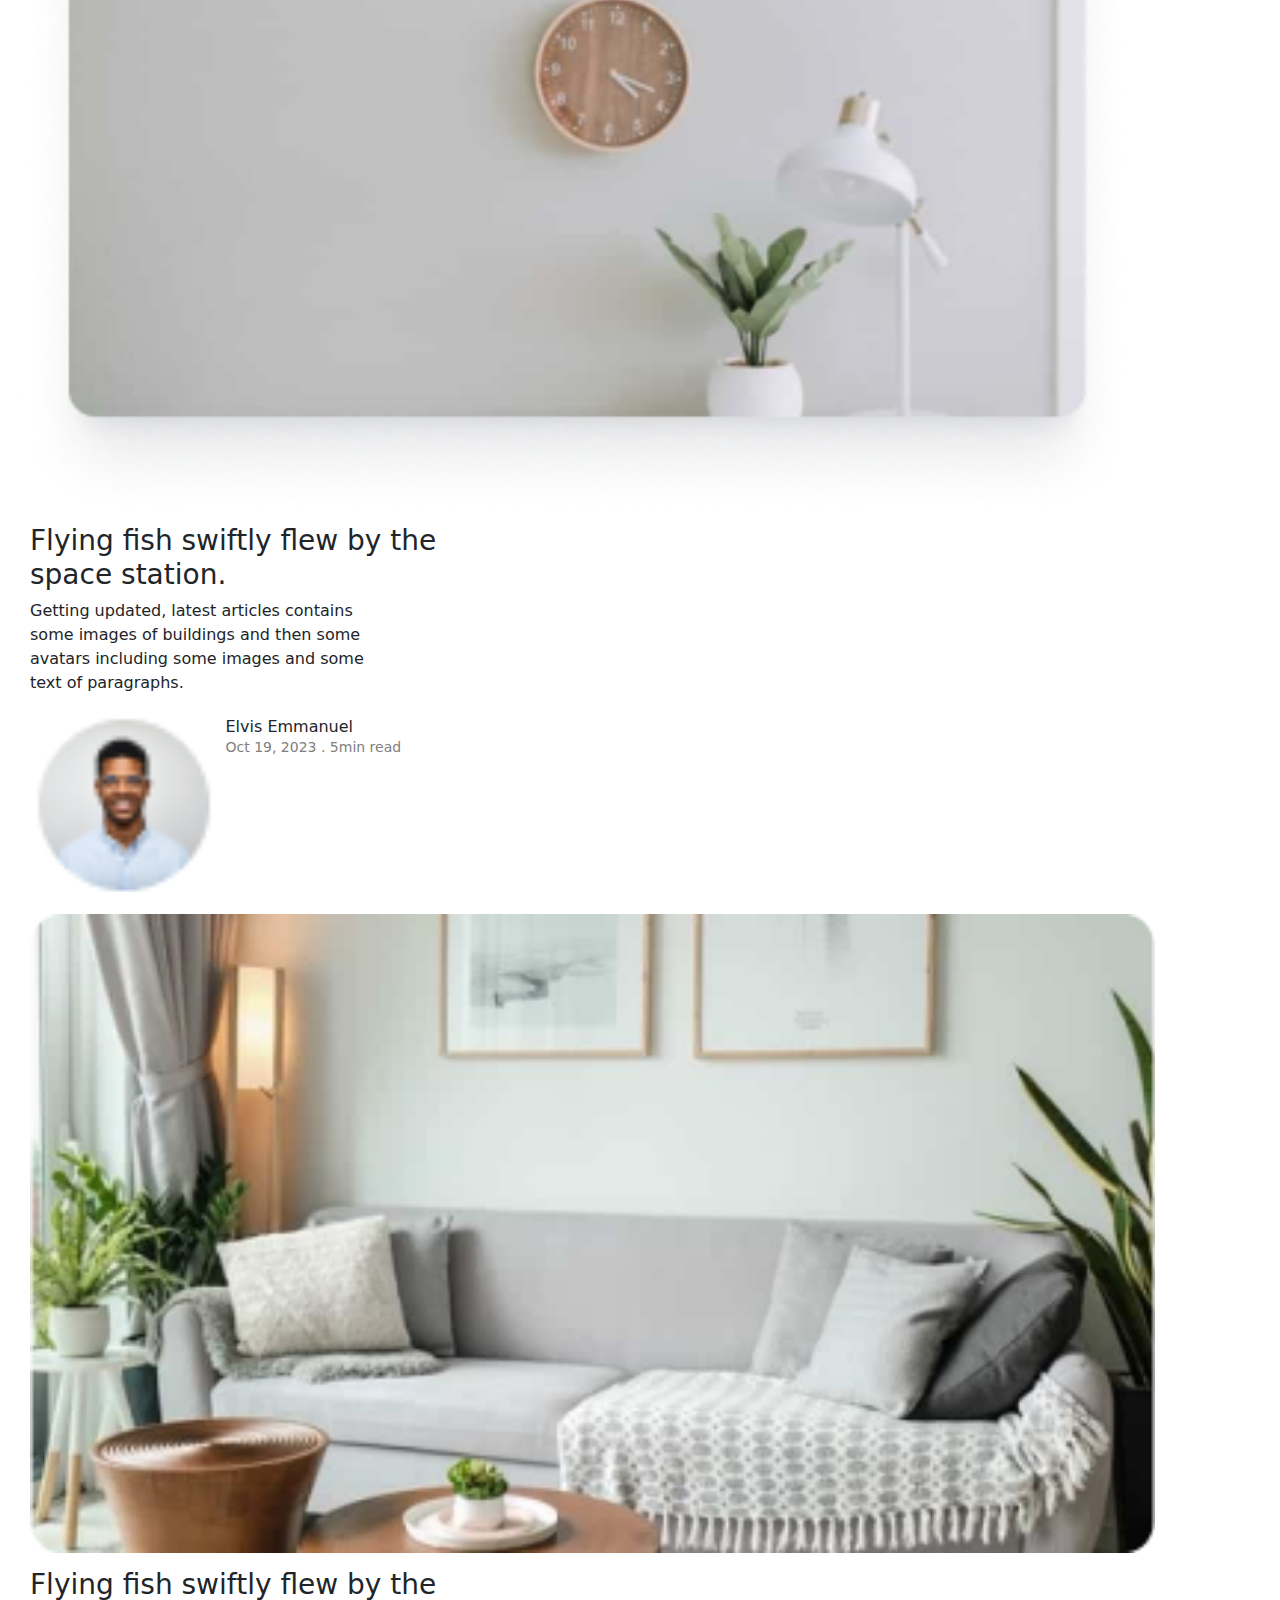
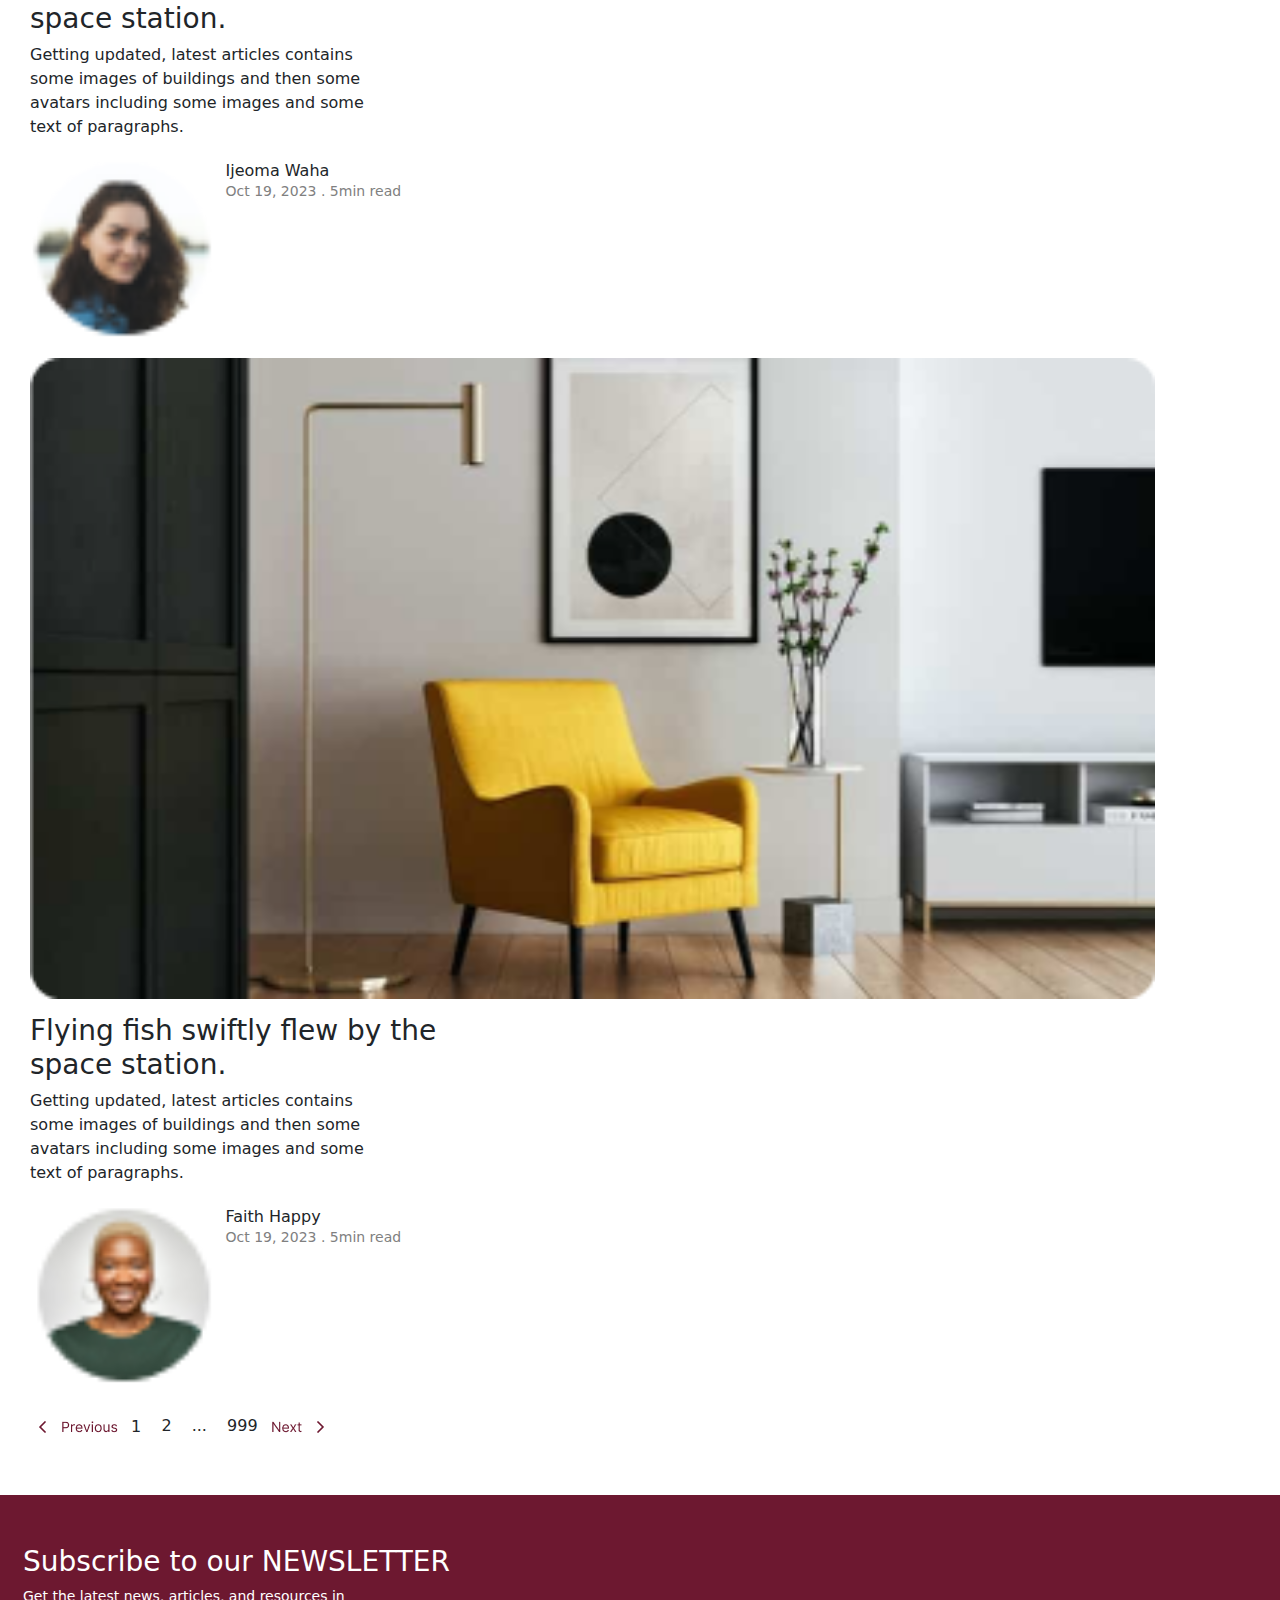
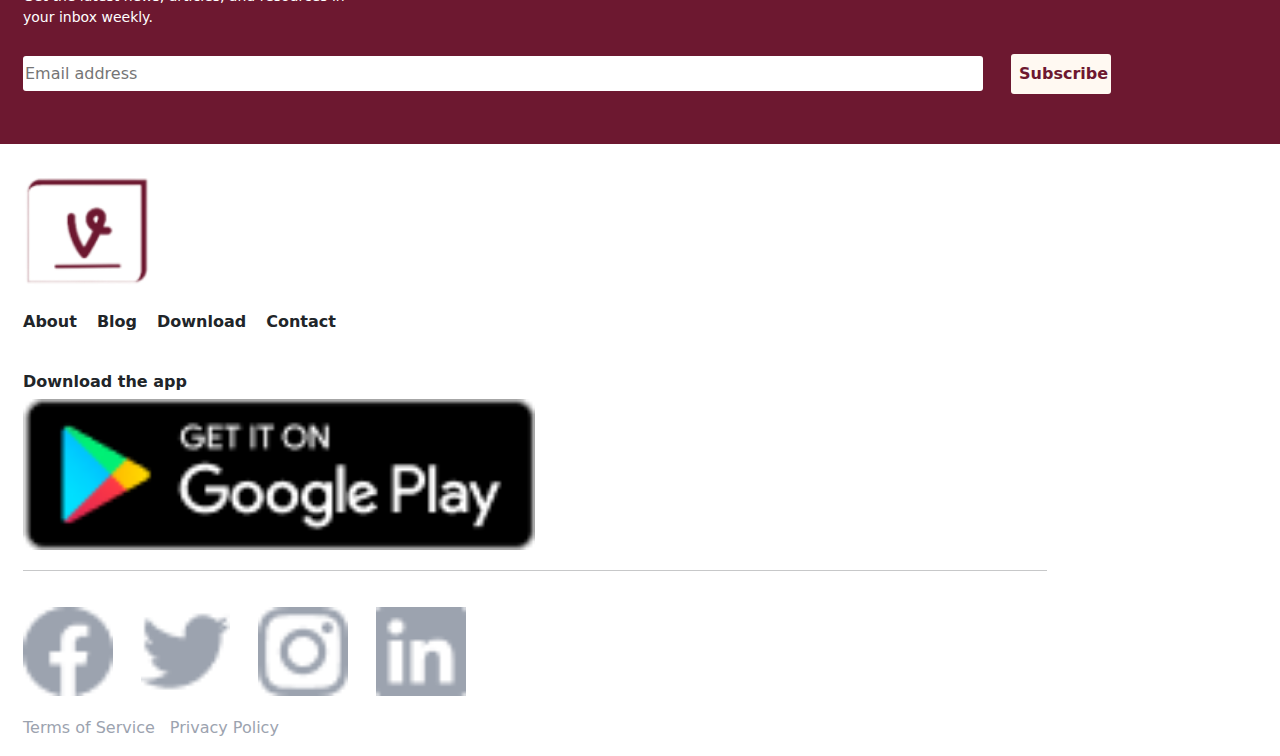
<file: Previous.html>
<!DOCTYPE html>
<html lang="en">
<head>
  <meta charset="UTF-8">
  <meta name="viewport" content="width=device-width, initial-scale=1.0">
  <link rel="stylesheet" href="Previous.css">
  <link rel="stylesheet" href="bootstrap-5.3.2-dist/bootstrap-5.3.2-dist/css/bootstrap.css">
  <title>Previous</title>
</head>
<body>
  
  <nav class="navbar navbar-expand-lg bg-body-tertiary">
    <div class="container-fluid">
      <a class="navbar-brand" href="#"><img src="img/Logo.png" alt="" class="nav-logo"></a>
      <button class="navbar-toggler" type="button" data-bs-toggle="collapse" data-bs-target="#navbarSupportedContent" aria-controls="navbarSupportedContent" aria-expanded="false" aria-label="Toggle navigation">
        <span class="navbar-toggler-icon"></span>
      </button>
      <div class="collapse navbar-collapse" id="navbarSupportedContent">


          <div class="nav-items">

            <ul class="navbar-nav me-auto mb-2 mb-lg-0">

              <div class="items-on-nav">

                <li class="nav-item">
                  <a class="nav-link active" aria-current="page" href="index.html">Home</a>
                </li>
                <li class="nav-item">
                  <a class="nav-link active" aria-current="page" href="About.html">About</a>
                </li>
                <li class="nav-item">
                  <a class="nav-link active" aria-current="page" href="Blog.html">Blog</a>
                </li>
                <li class="nav-item">
                  <a class="nav-link active" aria-current="page" href="Download.html">Download</a>
                </li>
                <li class="nav-item">
                  <a class="nav-link active" aria-current="page" href="Contact Page.html">Contact</a>
                </li>

              </div>

          </div>

        </ul>
        <form class="d-flex" role="search">
          <button class="btn btn-outline-success" type="submit">Download now</button>
        </form>
      </div>
    </div>
  </nav>
  
  <div class="Mobile2">

    <div class="Top">

      <h3 class="Top-heading">
        Blog
      </h3>
      <p class="Top-text">
        Our little hub of articles and resources
      </p>
  
    </div>
  
    <div class="Real-total">
    
      <div class="Real-avatar-writeup">
        <p class="Real-avatar-text-two">Oct 19, 2023 . 5min read</p>
      </div>
      <h3 class="Real-heading">
        3D and Real Estate
      </h3>
      <div class="Real-avatar-div">
        
  
      </div>
  
      <div class="Real-article">
  
        <div class="Real-article-house-div">
          <img src="img/Blog House.png" alt="" class="Real-article-house">
        </div>
        <p class="Real-article-text">
          Have you been looking at getting a <br> 3D model and editing it the way you <br> want and even giving you the ability <br> to change the color, size, type of <br> material used and o many other <br> features and adjustments just to make <br> and customize it to a suitable 3D model <br> which has a lot of features.
        </p>
  
        <h3>
          What to do right
        </h3>
        <p class="Real-article-text">
          Have you been looking at getting a <br> 3D model and editing it the way you <br> want and even giving you the ability <br> to change the color, size, type of <br> material used and o many other <br> features and adjustments just to make <br> and customize it to a suitable 3D model <br> which has a lot of features.
        </p>
  
        <h3>
          What to make
        </h3>
        <p class="Real-article-text">
          Have you been looking at getting a <br> 3D model and editing it the way you <br> want and even giving you the ability <br> to change the color, size, type of <br> material used and o many other <br> features and adjustments just to make <br> and customize it to a suitable 3D model <br> which has a lot of features.
        </p>
  
        <h3>
          What to arrange
        </h3>
        <p class="Real-article-text">
          Have you been looking at getting a <br> 3D model and editing it the way you <br> want and even giving you the ability <br> to change the color, size, type of <br> material used and o many other <br> features and adjustments just to make <br> and customize it to a suitable 3D model <br> which has a lot of features.
        </p>
  
        <a href="" class="Real-article-image-a">
          <img src="img/Buttons.png" alt="" class="Real-article-image">
        </a>
      </div>
  
    </div>
  
    <div class="Newamara">
  
      <div class="Newamara-content">
        <img src="img/Avatar.png" alt="" class="Newamara-avatar">
        <h4 class="Newamara-heading">Amara Tappi</h4>
        <p class="Newamara-text">Game Developer</p>
    
        <p class="Real-article-text">
          Have you been looking at getting a <br> 3D model and editing it the way you <br> want and even giving you the ability <br> to change the color, size, type of <br> material used and o many other <br> 
        </p>
      </div>
  
      <div class="footermedia">
        <a href=""><img src="img/Facebook.png" alt=""></a>
        <a href=""><img src="img/Twitter.png" alt=""></a>
        <a href=""><img src="img/Instagram.png" alt=""></a>
        <a href=""><img src="img/LinkeIdn.png" alt=""></a>
      </div>
  
    </div>
  
    <hr class="Real-line">
  
    <div class="Latest-total">
    
      <h3 class="Latest-heading">
        Related Articles
      </h3>
      <p class="Latest-new-text">View all articles</p>
  
      <!--This the first article under Latest articles-->
  
      <div class="Flying-one-div">
        <img src="img/Image (1).png" alt="" class="Flying-one-house">
        <h3 class="Flying-one-heading">
          Flying fish swiftly flew by the <br> space station.
        </h3>
        <p class="Flying-one-text">
          Getting updated, latest articles contains <br> some images of buildings and then some <br> avatars including some images and some <br> text of paragraphs.
        </p>
        <div class="Real-avatar-div">
          <img src="img/Avatar (2).png" alt="" class="Real-avatar">
          <div class="Real-avatar-writeup">
            <p class="Real-avatar-text-one">Elvis Emmanuel</p>
            <p class="Real-avatar-text-two">Oct 19, 2023 . 5min read</p>
          </div>
        </div>
      </div>
  
          <!--This the second article under Latest articles-->
  
      <div class="Flying-one-div">
        <img src="img/unsplash_(1).png" alt="" class="Flying-two-house">
        <h3 class="Flying-one-heading">
          Flying fish swiftly flew by the <br> space station.
        </h3>
        <p class="Flying-one-text">
          Getting updated, latest articles contains <br> some images of buildings and then some <br> avatars including some images and some <br> text of paragraphs.
        </p>
        <div class="Real-avatar-div">
          <img src="img/Avatar (1).png" alt="" class="Real-avatar">
          <div class="Real-avatar-writeup">
            <p class="Real-avatar-text-one">Ijeoma Waha</p>
            <p class="Real-avatar-text-two">Oct 19, 2023 . 5min read</p>
          </div>
        </div>
      </div>
  
          <!--This the third article under Latest articles-->
  
      <div class="Flying-one-div">
        <img src="img/unsplash__(2).png" alt="" class="Flying-two-house">
        <h3 class="Flying-one-heading">
          Flying fish swiftly flew by the <br> space station.
        </h3>
        <p class="Flying-one-text">
          Getting updated, latest articles contains <br> some images of buildings and then some <br> avatars including some images and some <br> text of paragraphs.
        </p>
        <div class="Real-avatar-div">
          <img src="img/Avatar.png" alt="" class="Real-avatar">
          <div class="Real-avatar-writeup">
            <p class="Real-avatar-text-one">Faith Happy</p>
            <p class="Real-avatar-text-two">Oct 19, 2023 . 5min read</p>
          </div>
        </div>
      </div>
  
    </div>
  
    <div class="Navigation">
    
      <a href="Previous.html" class="Navigation-previous-a">
        <img src="img/Previous.png" alt="" class="Navigation-previous">
      </a>
      <span class="Navigation-one">1</span>
      <span class="Navigation-two">2</span>
      <span class="Navigation-dot">...</span>
      <span class="Navigation-999">999</span>
      <a href="Blog.html" class="Navigation-next-a">
        <img src="img/Next.png" alt="" class="Navigation-next">
      </a>
  
    </div>
  
    <div class="Subscribe">
          
      <h3 class="SubscribeH">
        Subscribe to our NEWSLETTER
      </h3>
  
      <p class="SubscribeP">
        Get the latest news, articles, and resources in <br> your inbox weekly.
      </p>
  
      <form action="">
        <input type="email" placeholder="Email address" class="Subscribeinput" required>
  
        <button class="Subscribebutton">
          Subscribe
        </button>
      </form>
  
    </div>
  
    <footer class="last"> 
        
      <img src="img/Logo.png" alt="">
  
      <div class="lasttext">
        <p class="About">About</p>
        <p class="Blog">Blog</p>
        <p class="downnload">Download</p>
        <p class="Contact">Contact</p>
      </div>
  
      <div class="playstore">
        
        <p class="playstoretext">
          Download the app
        </p>
        <a href=""><img src="img/Playstore.png" alt=""></a>
  
      </div>
  
      <hr class="footline">
  
      <div class="footermedia">
        <a href=""><img src="img/Facebook.png" alt=""></a>
        <a href=""><img src="img/Twitter.png" alt=""></a>
        <a href=""><img src="img/Instagram.png" alt=""></a>
        <a href=""><img src="img/LinkeIdn.png" alt=""></a>
      </div>
  
      <div class="Policy">
        
        <a href="">
          <p>
            Terms of Service
          </p>
        </a>
  
        <a href="">
          <p>
            Privacy Policy
          </p>
        </a>
  
      </div>
  
    </footer>

  </div>


  <div class="Desktop2">

    <div class="About">

      <div class="About-writeup">
        <h3 class="About-heading">
          Blog
        </h3>
        <p class="About-text">
          Our little hub of articles and resources
        </p>
      </div>
  
      <div class="About-Logo-div">
        <img src="img/Logo (2).png" alt="" class="About-Logo">
        <p class="About-Logo-text">
          View <br> Everything
        </p>
      </div>
  
    </div>
  
    <div class="October">
  
      <p class="October-text">Oct 19, 2023 . 5min read</p>
      <h3 class="October-heading">3D and Real Estate</h3>
      <img src="img/Blog Card (3).png" alt="" class="October-house">
  
      <p class="Real-article-text">
        Have you been looking at getting a 3D model and editing it the way you want and even giving you the ability to change the color, size, type of material used and o many <br> other features and adjustments just to make and customize it to a suitable 3D model which has a lot of features.
        Have you been looking at getting a 3D model and editing <br> it the way you want and even giving you the ability to change the color, size, type of material used and o many <br> other features and adjustments just to make and customize it to a suitable 3D model which has a lot of features.
      </p>
  
      <h4>What to do right</h4>
      <p class="Real-article-text">
        Have you been looking at getting a 3D model and editing it the way you want and even giving you the ability to change the color, size, type of material used and o many <br> other features and adjustments just to make and customize it to a suitable 3D model which has a lot of features.
        Have you been looking at getting a 3D model and editing <br> it the way you want and even giving you the ability to change the color, size, type of material used and o many <br> other features and adjustments just to make and customize it to a suitable 3D model which has a lot of features.
      </p>
      <p class="Real-article-text">
        Have you been looking at getting a 3D model and editing it the way you want and even giving you the ability to change the color, size, type of material used and o many <br> other features and adjustments just to make and customize it to a suitable 3D model which has a lot of features.
        Have you been looking at getting a 3D model and editing <br> it the way you want and even giving you the ability to change the color, size, type of material used and o many <br> other features and adjustments just to make and customize it to a suitable 3D model which has a lot of features.
      </p>
  
      <h4>What to make</h4>
      <p class="Real-article-text">
        Have you been looking at getting a 3D model and editing it the way you want and even giving you the ability to change the color, size, type of material used and o many <br> other features and adjustments just to make and customize it to a suitable 3D model which has a lot of features.
        Have you been looking at getting a 3D model and editing <br> it the way you want and even giving you the ability to change the color, size, type of material used and o many <br> other features and adjustments just to make and customize it to a suitable 3D model which has a lot of features.
      </p>
      <p class="Real-article-text">
        Have you been looking at getting a 3D model and editing it the way you want and even giving you the ability to change the color, size, type of material used and o many <br> other features and adjustments just to make and customize it to a suitable 3D model which has a lot of features.
        Have you been looking at getting a 3D model and editing <br> it the way you want and even giving you the ability to change the color, size, type of material used and o many <br> other features and adjustments just to make and customize it to a suitable 3D model which has a lot of features.
      </p>
  
      <h4>What to arrange</h4>
      <p class="Real-article-text">
        Have you been looking at getting a 3D model and editing it the way you want and even giving you the ability to change the color, size, type of material used and o many <br> other features and adjustments just to make and customize it to a suitable 3D model which has a lot of features.
        Have you been looking at getting a 3D model and editing <br> it the way you want and even giving you the ability to change the color, size, type of material used and o many <br> other features and adjustments just to make and customize it to a suitable 3D model which has a lot of features.
      </p>
      <p class="Real-article-text">
        Have you been looking at getting a 3D model and editing it the way you want and even giving you the ability to change the color, size, type of material used and o many <br> other features and adjustments just to make and customize it to a suitable 3D model which has a lot of features.
        Have you been looking at getting a 3D model and editing <br> it the way you want and even giving you the ability to change the color, size, type of material used and o many <br> other features and adjustments just to make and customize it to a suitable 3D model which has a lot of features.
      </p>
  
  
  
    </div>
  
    <div class="newAmara">
  
      <div>
        <img src="img/Avatar.png" alt="" class="newAmara-avatar">
      </div>
        <div class="newAmara-writeup">
          <h4 class="Newamara-heading">Amara Tappi</h4>
          <p class="newAmara-subheading">Game Developer</p>
          <p class="Newamara-content-two">
            Have you been looking at getting a 3D model and editing it the way you want and even giving you the ability <br> to change the color, size, type of material used and o many other features and adjustments just to make <br> and customize it to a suitable 3D model which has a lot of features.
          </p>
        </div>
      
      <div class="footermedia">
        <a href=""><img src="img/Facebook.png" alt=""></a>
        <a href=""><img src="img/Twitter.png" alt=""></a>
        <a href=""><img src="img/Instagram.png" alt=""></a>
        <a href=""><img src="img/LinkeIdn.png" alt=""></a>
      </div>
  
    </div>
  
    <hr class="Article-line">
  
    <div class="Flew">
    
      <h3 class="Flew-heading">
        Related articles
      </h3>
  
      <div class="Flew-divs-total">
  
        <div class="Flew-one">
          <img src="img/Image (1).png" alt="" class="Flew-image-one">
          <h3 class="Flew-heading-one">
            Flying fish swiftly flew by the <br> space station
          </h3>
          <p class="Flew-text-one">
            Getting updated, latest articles contains some images <br> of buildings and then some avatars including <br> some images and some text of paragraphs.
          </p>
          <div class="Amara-one">
            <img src="img/Avatar (2).png" alt="" class="Amara-image-one">
            <div class="Amara-writeup-one">
              <p class="Amara-text-one">Elvis Emmanuel</p>
              <p class="Amara-text-two">Oct 19, 2023 . 5min read</p>
            </div>
          </div>
        </div>
    
        <div class="Flew-two">
          <img src="img/unsplash_(1).png" alt="" class="Flew-image-two">
          <h3 class="Flew-heading-two">
            Flying fish swiftly flew by the <br> space station
          </h3>
          <p class="Flew-text-one">
            Getting updated, latest articles contains some images <br> of buildings and then some avatars including <br> some images and some text of paragraphs.
          </p>
          <div class="Amara-one">
            <img src="img/Avatar (1).png" alt="" class="Amara-image-one">
            <div class="Amara-writeup-one">
              <p class="Amara-text-one">Ijeoma Waha</p>
              <p class="Amara-text-two">Oct 19, 2023 . 5min read</p>
            </div>
          </div>
        </div>
    
        <div class="Flew-three">
          <img src="img/unsplash__(2).png" alt="" class="Flew-image-three">
          <h3 class="Flew-heading-three">
            Flying fish swiftly flew by the <br> space station
          </h3>
          <p class="Flew-text-one">
            Getting updated, latest articles contains some images <br> of buildings and then some avatars including <br> some images and some text of paragraphs.
          </p>
          <div class="Amara-one">
            <img src="img/Avatar.png" alt="" class="Amara-image-one">
            <div class="Amara-writeup-one">
              <p class="Amara-text-one">Faith Happy</p>
              <p class="Amara-text-two">Oct 19, 2023 . 5min read</p>
            </div>
          </div>
        </div>
  
      </div>
      
  
    </div>
  
    <div class="Navigation-desktop">
      
      <a href="Previous.html" class="Navigation-previous-a-desktop">
        <img src="img/Previous.png" alt="" class="Navigation-previous-desktop">
      </a>
      <div class="Numbering">
  
        <span class="Navigation-one-desktop">1</span>
      <span class="Navigation-two-desktop">2</span>
      <span class="Navigation-three-desktop">3</span>
      <span class="Navigation-four-desktop">4</span>
      <span class="Navigation-five-desktop">5</span>
      <span class="Navigation-six-desktop">6</span>
      <span class="Navigation-six-two-desktop">6</span>
      <span class="Navigation-seven-desktop">7</span>
      <span class="Navigation-dot-desktop">...</span>
      <span class="Navigation-999-desktop">999</span>
  
      </div>
      <a href="Blog.html" class="Navigation-next-a-desktop">
        <img src="img/Next.png" alt="" class="Navigation-next-desktop">
      </a>
  
    </div>
  
    <div class="Inbox">
           
      <div class="Inbox-writeup">
        <h3 class="Inbox-heading">
          Subscribe to our NEWSLETTER
        </h3>
        <p class="Inbox-text">
          Get the latest news, articles, and resources in your inbox weekly.
        </p>
      </div>
  
      <form action="" class="Inbox-form">
        
       <div class="Inbox-input">
          <input type="email" name="" id="" placeholder="Email address"  required class="Inbox-input-email">
        </div>
  
        <button     class="Inbox-input-button"  >
          Subscribe
       </button>
      
      </form>
  
    </div>
  
    <div>
         
      <div class="Footer">
  
        <img src="img/Logo.png" alt="" class="Footer-logo">
    
        <div class="Footer-second-div">
          <p class="Footer-second-div-text">Download the app</p>
          <a href="">
            <img src="img/Playstore.png" alt="" class="Footer-second-div-image">
          </a>
        </div>
    
      </div>
    
      <div class="Footer-writeup">
        <a href=""><p>About</p></a>
        <a href=""><p>Blog</p></a>
        <a href=""><p>Download</p></a>
        <a href=""><p>Contact</p></a>
      </div>
    
  
    </div>
  
    <hr class="Footer-desktop-line">
  
    <div class="Footer-desktop-media">
           
      <a href="">
        <img src="img/Facebook.png" alt="" class="Footer-desktop-facebook">
      </a>
      <a href="">
        <img src="img/Twitter.png" alt="" class="Footer-desktop-twitter">
      </a>
      <a href="">
        <img src="img/Instagram.png" alt="" class="Footer-desktop-instagram">
      </a>
      <a href="">
        <img src="img/LinkeIdn.png" alt="" class="Footer-desktop-Linkeidn">
      </a>
  
      <div class="Footer-desktop-media-writeup">
        <a href="">
          <p class="Footer-desktop-media-text-one">
            Terms of Service
          </p>
        </a>
        <a href="">
          <p class="Footer-desktop-media-text-two">Privacy Policy</p>
        </a>
      </div>
  
    </div>

  </div>



  <script src="bootstrap-5.3.2-dist/bootstrap-5.3.2-dist/js/bootstrap.bundle.js"></script>
</body>
</html>
</file>
<file: style.css>
.nav-logo{
  width: 40%;
  margin-left: 30px;
}

.nav-item{
  font-weight: bold;
}

.top{
  background-color: #FFF9F2;
  padding-top: 50px;
  padding-bottom: 50px;
}

.top-heading{
  text-align: center;
  font-size: 30px;
}

.top-text{
  text-align: center;
  margin-top: 15px;
  line-height: 22px;
}

.top-button-div{
  text-align: center;
  margin-top: 30px;
}

.top-button{
  border: 0;
  color: white;
  background-color: #6D1830;
  padding: 10px;
  padding-left: 20px;
  padding-right: 20px;
  border-radius: 3px;
}

.rating{
  text-align: center;
  margin-top: 15px;
}

.rating-image{
  width: 30%;
}

.rating-text{
  font-size: 13px;
  color: grey;
}

.top-image-div{
  text-align: center;
}

.top-image{
  width: 80%;
}

.Client{
  margin-top: 20px;
}

.Client-text{
  text-align: center;
  font-size: 20px;
}

.Client-image{
  width: 90%;
  margin-left: 15px;
}

.first-line{
  margin-top: 20px;
  width: 90%;
  margin-left: 18px;
}

.Experience{
  margin-top: 50px;
  margin-left: 18px;
}

.Experience-text{
  margin-top: 20px;
  font-size: 19px;
}

.Experience-list{
  margin-left: 18px;
}

.Experience-list-one{
  display: flex;
}

.Experience-list-one-image{
  height: 20px;
}

.Experience-list-one-text{
  margin-left: 10px;
}

.Experience-list-two{
  display: flex;
}

.Experience-list-two-image{
  height: 20px;
}

.Experience-list-two-text{
  margin-left: 10px;
}

.Experience-list-three{
  display: flex;
}

.Experience-list-three-image{
  height: 20px;
}

.Experience-list-three-text{
  margin-left: 10px;
}

.Experience-phone{
  width: 90%;
}

.Experience-phone-div{
margin-left: 20px;
}

.Create{
  margin-left: 18px;
  margin-top: 50px;
}

.Create-text{
  margin-top: 20px;
  font-size: 19px;
}

.Create-list{
  margin-left: 18px;
}

.Create-list-one{
  display: flex;
}

.Create-list-one-image{
  height: 20px;
}

.Create-list-one-text{
  margin-left: 10px;
}

.Create-list-two{
  display: flex;
}

.Create-list-two-image{
  height: 20px;
}

.Create-list-two-text{
  margin-left: 10px;
}

.Create-list-three{
  display: flex;
}

.Create-list-three-image{
  height: 20px;
}

.Create-list-three-text{
  margin-left: 10px;
}

.Create-phone{
  width: 90%;
}

.Create-phone-div{
margin-left: 45px;
}

.second-line{
  margin-top: 20px;
  width: 90%;
  margin-left: 18px;
  color: #ffab4a;
}

.Collaboration{
  margin-left: 18px;
  margin-top: 50px;
}

.Collaboration-text{
  margin-top: 20px;
  font-size: 19px;
}

.Collaboration-list{
  margin-left: 18px;
}

.Collaboration-list-one{
  display: flex;
}

.Collaboration-list-one-image{
  height: 20px;
}

.Collaboration-list-one-text{
  margin-left: 10px;
}

.Collaboration-list-two{
  display: flex;
}

.Collaboration-list-two-image{
  height: 20px;
}

.Collaboration-list-two-text{
  margin-left: 10px;
}

.Collaboration-phone{
  width: 90%;
}

.Collaboration-phone-div{
  margin-left: 10px;
}

.Introducing{
  background-color: #14394C;
  padding-top: 50px;
  margin-top: 20px;
  height: 670px;
}

.Introducing-heading{
  color: white;
  text-align: center;
}

.Introducing-text{
  text-align: center;
  margin-top: 15px;
  line-height: 22px;
  color: white;
}

.Introducing-button-div{
  text-align: center;
  margin-top: 30px;
}

.Introducing-button{
  border: 0;
  color: rgb(0, 0, 0);
  background-color: #e8e8e8;
  padding: 10px;
  padding-left: 20px;
  padding-right: 20px;
  border-radius: 3px;
}

 .Introducing-phone-div{
  text-align: center;
  margin-top: 20px;
 }

 .Introducing-phone{
  width: 90%;
 }

 .Best{
  background-color: #FFF9F2;
  padding-top: 50px;
  padding-bottom: 90px;
 }

 .Best-text{
  margin-left: 18px;
 }

 .Best-image-one{
  width: 80%;
 }

 .Best-image-one-div{
  text-align: center;
  margin-top: 30px;
 }

 .Best-image-two{
  width: 80%;
 }

 .Best-image-two-div{
  text-align: center;
  margin-top: 30px;
 }

 .Best-image-three{
  width: 80%;
 }

 .Best-image-three-div{
  text-align: center;
  margin-top: 30px;
 }

 .Best-image-four{
  width: 80%;
 }

 .Best-image-four-div{
  text-align: center;
  margin-top: 30px
 }

 .Started{
  background-color: #14394C;
  padding-bottom: 50px;
 }

 .Started-phone{
  width: 98%;
 }

 .Started-heading{
  color: white;
  text-align: center;
  margin-top: 30px;
 }

 .Started-text{
  text-align: center;
  margin-top: 15px;
  line-height: 22px;
  color: white;
 }

 .Started-button-div{
  text-align: center;
  margin-top: 30px;
 }

 .Started-button{
  border: 0;
  color: rgb(0, 0, 0);
  background-color: #e8e8e8;
  padding: 10px;
  padding-left: 20px;
  padding-right: 20px;
  border-radius: 3px;
 }

 .Easy{
  margin-left: 18px;
  margin-top: 50px;
 }

 .Easy-text{
  margin-top: 20px;
  font-size: 19px;
 }

 .Easy-phones{
  width: 90%;
 }

 .Easy-box-one-div{
  margin-top: 30px;
 }

 .Easy-box-two-div{
  margin-top: 30px;
 }

 .Easy-box-three-div{
  margin-top: 30px;
 }
 
 .Easy-button-div{
 margin-top: 30px;
 }

 .Easy-button{
  border: 0;
  color: white;
  background-color: #6D1830;
  padding: 10px;
  padding-left: 20px;
  padding-right: 20px;
  border-radius: 3px;
 }

 .What{
  background-color: #FFF9F2;
  margin-top: 50px;
  padding-top: 50px;
  padding-bottom: 50px;
 }

 .What-heading{
  margin-left: 18px;
 }

 .what-image-one-div{
  margin-left: 23px;
  margin-top: 50px;
 }

 .what-image-two-div{
  margin-left: 23px;
  margin-top: 20px;
 }

 .what-image-three-div{
  margin-left: 23px;
  margin-top: 20px;
 }

 .Subscribe{
  background-color: #6d1830;
  padding-top: 50px;
  padding-bottom: 50px;
}

.Subscribe h3{
  margin-left: 23px;
  margin-top: 0px;
}

.SubscribeH{
  color: white;
  margin-left: 23px;
}

.SubscribeP{
  color: white;
  font-weight: lighter;
  font-size: 14px;
  margin-left: 23px;
}

.Subscribeinput{
  width: 75%;
  height: 35px;
  margin-left: 23px;
  border-radius: 3px;
  border: 0;
}

.Subscribebutton{
  background-color: #fff9f2;
  color: #6d1830;
  border: 0;
  padding: 8px;
  font-weight: bold;
  width: 100px;
  border-radius: 3px;
  margin-left: 23px;
  margin-top: 10px;
}

.last{
  background-color: white;
}

.lasttext{
  display: flex;
}

.last img{
  width: 10%;
  margin-left: 23px;
  margin-top: 30px;
}

.lasttext{
  margin-left: 23px;
  margin-top: 25px;
  font-weight: bold;
  gap: 20px;
}

.playstore img{
  width: 40%;
  margin-top: 0px;
}

.playstoretext{
  margin-left: 23px;
  font-weight: bold;
  margin-bottom: 5px;
}

.playstore{
  margin-top: 20px;
}

.footline{
  margin-top: 20px;
  width: 80%;
  margin-left: 23px;
}

.footermedia img{
  margin-top: 20px;
  width: 7%;
  gap: 0px;
}

.footermedia a{
 gap: 5px;
}

.Policy{
  display: flex;
  gap: 15px;
  margin-left: 23px;
  margin-top: 20px;
}

.Policy a{
  text-decoration: none;
  color: #9ca3af;
}

.footer-color{
  background-color: #FFF9F2;
  padding-bottom: 130px;
  margin-top: 30px;
}

.Desktop{
  display: none;
}

@media only screen and (min-width: 1519px) {
  

  .Desktop{
    display: block;
  }
  
  .nav-items{
    margin-left: 300px;
    gap: 50px;
  }

  .items-on-nav{
    display: flex;
    gap: 30px;
  }

  .d-flex{
    margin-left: 250px;
  }

  .nav-logo{
    width: 28%;
    margin-left: 140px;
  }
  
  .mobile{
    display: none;
  }

  .Your-total{
    display: flex;
    background-color: #FFF9F2;
    padding-top: 50px;
    padding-bottom: 80px;
  }

  .Your{
   margin-top: 90px; 
   margin-left: 150px;
  }

  .Your-phone{
    width: 28%;
    margin-left: 350px;
  }

  .Your-heading{
    font-size: 40px;
  }

  .Your-button{
    border: 0;
    color: white;
    background-color: #6D1830;
    padding: 10px;
    padding-left: 20px;
    padding-right: 20px;
    border-radius: 3px;
  }

  .Your-rating{
    width: 20%;
    margin-left: 20px;
  }

  .Your-button-anchor{
    text-decoration: none;
  }

  .Your-rating-text{
    font-size: 13px;
    color: grey;
  }

  .Partner-text{
    text-align: center;
    font-size: 20px;
  }

  .Partner{
    margin-top: 30px;
  }

  .Partner-logos{
    width: 45%;
    margin-left: 380px;
  }

  .Partner-line{
    width: 65%;
    margin-left: 295px;
  }

  .Power-total{
    display: flex;
    margin-left: 140px;
    margin-top: 80px;
  }

  .Power-phone{
    width: 35%;
  }

  .Power-list-one{
    display: flex;
  }

  .Power-list-one-tick{
    height: 2%;
  }

  .Power-list-one-text{
    font-size: 14px;
    margin-left: 10px;
  }

  .Power-list-two{
    display: flex;
  }

  .Power-list-two-tick{
    height: 2%;
  }

  .Power-list-two-text{
    font-size: 14px;
    margin-left: 10px;
  }

  .Power-list-three{
    display: flex;
  }

  .Power-list-three-tick{
    height: 2%;
  }

  .Power-list-three-text{
    font-size: 14px;
    margin-left: 10px;
  }

  .Power{
    margin-top: 130px;
    margin-left: 200px;
  }

  .More-total{
    display: flex;
    margin-left: 160px;
    margin-top: 80px;
  }

  .More-phone{
    width: 35%;
    margin-left: 220px;
  }

  .More-list-one{
    display: flex;
  }

  .More-list-one-tick{
    height: 2%;
  }

  .More-list-one-text{
    font-size: 14px;
    margin-left: 10px;
  }

  .More-list-two{
    display: flex;
  }

  .More-list-two-tick{
    height: 2%;
  }

  .More-list-two-text{
    font-size: 14px;
    margin-left: 10px;
  }

  .More-list-three{
    display: flex;
  }

  .More-list-three-tick{
    height: 2%;
  }

  .More-list-three-text{
    font-size: 14px;
    margin-left: 10px;
  }

  .More{
    margin-top: 130px;
    margin-left: px;
  }

  .Has-total{
    display: flex;
    margin-left: 140px;
    margin-top: 80px;
  }

  .Has-phone{
    width: 35%;
  }

  .Has-list-one{
    display: flex;
  }

  .Has-list-one-tick{
    height: 2%;
  }

  .Has-list-one-text{
    font-size: 14px;
    margin-left: 10px;
  }

  .Has-list-two{
    display: flex;
  }

  .Has-list-two-tick{
    height: 2%;
  }

  .Has-list-two-text{
    font-size: 14px;
    margin-left: 10px;
  }

  .Has{
    margin-top: 150px;
    margin-left: 200px;
  }

  .NeRF-total{
    background-color: #FFF9F2;
    padding-top: 80px;
    padding-bottom: 80px;
  }

  .NeRF{
    background-color: #14394C;
    width: 60%;
    height: 300px;
    margin-left: 330px;
    display: flex;padding-bottom: 20px;
  }


  .NeRF-phone{
    width: 40%;
    margin-top: 20px;
    margin-left: 100px;
  }

  .NeRF-writeup{
    margin-left: 150px;
    margin-top: 60px;
  }

  .NeRF-heading{
    color: white;
  }

  .NeRF-text{
    color: white;
    line-height: 20px;
  }

  .NeRF-button{
    border: 0;
    color: rgb(0, 0, 0);
    background-color: #e8e8e8;
    padding: 10px;
    padding-left: 20px;
    padding-right: 20px;
    border-radius: 3px;
  }

  .NeRF-line{
    width: 65%;
    margin-left: 295px;
    margin-top: 70px;
  }

  .Offer{
    margin-top: 50px;
  }

  .Offer-heading{
    font-size: 20px;
    text-align: center;
  }

  .Offer-image-one{
    width: 55%;
  }

  .Offer-image-one-div{
    text-align: center;
    margin-top: 30px;
  }

  .Offer-image-two-three-div{
    text-align: center;
    margin-top: 15px;
  }

  .Offer-image-two{
    width: 27%;
  }

  .Offer-image-three{
    width: 27%;
    margin-left: 15px;
  }

  .Offer-image-four-div{
    text-align: center;
    margin-top: 15px;
  }

  .Offer-image-four{
    width: 55%;
  }

  .Redefined{
    background-color: #14394C;
  }

  .Redefined{
    display: flex;
  }

  .Redefined-phone{
    width: 35%;
  }

  .Redefined-writeup{
    margin-top: 200px;
    margin-left: 250px;
  }

  .Redefined-heading{
    color: white;
  }

  .Redefined-text{
    color: white;
  }

  .Redefined-button{
    border: 0;
    color: rgb(0, 0, 0);
    background-color: #e8e8e8;
    padding: 10px;
    padding-left: 20px;
    padding-right: 20px;
    border-radius: 3px;
  }

  .Use{
    display: flex;
    margin-top: 80px;
    margin-left: 140px;
    padding-bottom: 80px;
  }

  .Use-images{
    margin-left:180px;
  }

  .Use-image-two-div{
    margin-top: 12px;
  }

  .Use-image-three-div{
    margin-top: 12px;
  }

  .Use-button{
    margin-top: 12px;
    border: 0;
    color: white;
    background-color: #6D1830;
    padding: 10px;
    padding-left: 20px;
    padding-right: 20px;
    border-radius: 3px;
  }

  .Use-image-one{
    width: 87%;
  }

  .Use-image-two{
    width: 87%;
  }

  .Use-image-three{
    width: 87%;
  }

  .Changer{
    background-color: #fff9f2;
    padding-top: 80px;
    padding-bottom: 80px;
  }

  .Changer-heading{
    text-align: center;
  }

  .Changer-image-div{
    margin-top: 50px;
    margin-left: 150px;
  }

  .Changer-image{
    width: 100%;
  }

  .Inbox{
    background-color: #6D1830;
    display: flex;
    padding-top: 50px;
    padding-bottom: 50px;
  }

  .Inbox-writeup{
    margin-left: 150px;
  }

  .Inbox-heading{
    color: white;
  }

  .Inbox-text{
    color: white;
    font-weight: lighter;
  }

  .Inbox-input-email{
    border: 0;
    width: 230%;
    border-radius: 2px;
  }

  .Inbox-form{
    display: flex;
    margin-top: 20px;
    margin-left: 230px;
  }

  .Inbox-input-button{
    border: 0;
    height: 26px;
    margin-left: 215px;
    border-radius: 2px;
    color: #6D1830;
    font-size: 10px;
    width: 20%;
    font-weight: bold;
    background-color: #ffe4ec;
  }

  .Footer{
    display: flex;
    margin-left: 150px;
    margin-top: 80px;
  }

  .Footer-writeup{
    display: flex;
    margin-left: 150px;
    gap: 20px;
  }

  .Footer-logo{
    width: 5%;
    height: 6%;
  }

  .Footer-second-div-text{
    margin-bottom: 0px;
    font-size: 13px;
    color: black;
    font-weight: bold;
  }

  .Footer-second-div-image{
    margin-top: 5px;
  }

  .Footer-second-div{
    margin-left: 890px;
  }

  .Footer-writeup a{
    text-decoration: none;
    color: black;
    font-size: 15px;
    font-weight: bold;
  }

  .Footer-desktop-line{
    width: 78%;
    margin-left: 125px;
    margin-top: 30px;
  }

  .Footer-desktop-media{
    display: flex;
    gap: 20px;
    margin-left: 150px;
    margin-top: 30px;
    padding-bottom: 50px;
  }

  .Footer-desktop-media-writeup{
    display: flex;
    gap: 20px;
    margin-left: 720px;
  }

  .Footer-desktop-facebook{
    width: 100%;
    height: 60%;
  }

  .Footer-desktop-twitter{
    width: 100%;
    height: 60%;
  }

  .Footer-desktop-instagram{
    width: 100%;
    height: 60%;
  }

  .Footer-desktop-Linkeidn{
    width: 100%;
    height: 60%;
  }

  .Footer-desktop-media-text-one{
    font-size: 14px;
    color: grey;
    font-weight: bold;
  }

  .Footer-desktop-media-text-two{
    font-size: 14px;
    color: grey;
    font-weight: bold;
  }

  .Footer-desktop-media-writeup a{
    text-decoration: none;
  }

}
</file>
<file: About.css>
.nav-logo{
  width: 40%;
  margin-left: 30px;
}

.nav-item{
  font-weight: bold;
}

.Top{
  background-color: #14394C;
  padding-top: 30px;
  padding-bottom: 30px;
}

.Top-heading{
  color: white;
  margin-left: 30px;
}

.Top-text{
  color: white;
  margin-left: 30px;
}

.Story{
  background-color: #FFF9F2;
  padding-top: 30px;
  padding-bottom: 30px;
}

.Story-writeup{
  margin-left: 30px;
}

.Story-phone{
  width: 80%;
  margin-left: 30px;
}

.Mission{
  background-color: #14394C;
  padding-top: 30px;
  height: 643px;
}

.Mission-heading-div{
  text-align: center;
}

.Mission-text-div{
  text-align: center;
}

.Mission-heading{
  color: white;
}

.Mission-text{
  color: white;
}

.Mission-phone{
  width: 90%;
  margin-left: 17px;
}

.Frequently{
  background-color: #FFF9F2;
  padding-top: 30px;
  padding-bottom: 30px;
}

.Frequentlyone{
  margin-top: 40px;
}

.newFrequently{
  display: none;
}

.Frequentlyone h3{
  margin-left: 30px;
}

.Frequentlytwo{
  margin-top: 40px;
}

.Frequentlytwo h3{
  margin-left: 30px;
}

.freline{
  width: 80%;
  margin-left: 33px;
  margin-top: 30px;
}

.Frequentlythree h3{
  margin-left: 30px;
}

.Frequentlyfour h3{
  margin-left: 30px;
}

.Frequentlyfive h3{
  margin-left: 30px;
}

.frep{
  margin-left: 30px;
}

.Get{
  background-color: #14394C;
  padding-top: 30px;
}

.Get-heading{
  color: white;
  text-align: center;
}

.Get-text{
  color: white;
  text-align: center;
}

.Get-button-div{
  text-align: center;
}

.Get-button{
  border: 0;
  color: rgb(0, 0, 0);
  background-color: #e8e8e8;
  padding: 10px;
  padding-left: 20px;
  padding-right: 20px;
  border-radius: 3px;
}

.Get-phone{
  width: 99%;
  margin-top: 20px;
}

.What{
  background-color: #FFF9F2;
  padding-top: 30px;
  padding-bottom: 30px;
}

.What-heading{
  margin-left: 30px;
}

.What-images{
  margin-left: 30px;
  margin-top: 30px;
}

.What-image-one{
  width: 95%;
}

.What-image-two{
  width: 95%;
  margin-top: 20px;
}

.What-image-three{
  width: 95%;
  margin-top: 20px;
}

.Subscribe{
  background-color: #6d1830;
  padding-top: 50px;
  padding-bottom: 50px;
}

.Subscribe h3{
  margin-left: 23px;
  margin-top: 0px;
}

.SubscribeH{
  color: white;
  margin-left: 23px;
}

.SubscribeP{
  color: white;
  font-weight: lighter;
  font-size: 14px;
  margin-left: 23px;
}

.Subscribeinput{
  width: 75%;
  height: 35px;
  margin-left: 23px;
  border-radius: 3px;
  border: 0;
}

.Subscribebutton{
  background-color: #fff9f2;
  color: #6d1830;
  border: 0;
  padding: 8px;
  font-weight: bold;
  width: 100px;
  border-radius: 3px;
  margin-left: 23px;
  margin-top: 10px;
}

.last{
  background-color: white;
}

.lasttext{
  display: flex;
}

.last img{
  width: 10%;
  margin-left: 23px;
  margin-top: 30px;
}

.lasttext{
  margin-left: 23px;
  margin-top: 25px;
  font-weight: bold;
  gap: 20px;
}

.playstore img{
  width: 40%;
  margin-top: 0px;
}

.playstoretext{
  margin-left: 23px;
  font-weight: bold;
  margin-bottom: 5px;
}

.playstore{
  margin-top: 20px;
}

.footline{
  margin-top: 20px;
  width: 80%;
  margin-left: 23px;
}

.footermedia img{
  margin-top: 20px;
  width: 7%;
  gap: 0px;
}

.footermedia a{
 gap: 5px;
}

.Policy{
  display: flex;
  gap: 15px;
  margin-left: 23px;
  margin-top: 20px;
}

.Policy a{
  text-decoration: none;
  color: #9ca3af;
}

.footer-color{
  background-color: #FFF9F2;

  margin-top: 30px;
}

.Mobile{
  display: block;
}

.Desktop{
  display: none;
}


@media only screen and (min-width: 1519px) {

  .Mobile{
    display: none;
  }

  .Desktop{
    display: block;
  }

  .nav-items{
    margin-left: 300px;
    gap: 50px;
  }

  .items-on-nav{
    display: flex;
    gap: 30px;
  }

  .d-flex{
    margin-left: 250px;
  }

  .nav-logo{
    width: 28%;
    margin-left: 140px;
  }

  .About{
    background-color: #14394C;
    padding-top: 50px;
    display: flex;
    padding-bottom: 50px;
  }

  .About-heading{
    color: white;
  }

  .About-text{
    color: white;
  }

  .About-Logo-div{
    display: flex;
    margin-left: 750px;
  }

  .About-Logo{
    width: 32%;
    height: 66%;
  }

  .About-Logo-text{
    color: white;
    margin-left: 5px;
  }

  .About-writeup{
    margin-left: 150px;
  }

  .Story-total{
    background-color: #FFF9F2;
  }

  .Story{
    display: flex;
  }

  .Story-phone{
    width: 35%;
    margin-left: 268px;
    margin-top: 50px;
  }

  .Story-writeup{
    margin-left: 150px;
    margin-top: 250px;
  }

  .Our{
    background-color: #14394C;
    width: 80%;
    height: 400px;
    margin-left: 150px;
    border-radius: 4px;
    display: flex;
  }

  .Our-phone{
    width: 19%;
    height: 100%;
    margin-top: 15px;
    margin-left: 250px;
  }

  .Our-writeup{
    margin-top: 100px;
    margin-left: 250px;
  }

  .Our-heading{
    color: white;
  }

  .Our-text{
    color: white;
    font-weight: lighter;
  }

  .newFrequently{
    display: block;
  }

  .newFrequentlyone{
    margin-top: 50px;
  }

  .newFrequentlyone h3{
      margin-left: 38%;
  }

  .newFrequentlyparagraph{
      margin-left: 36%;
  }

  .Compatable{
      margin-left: 480px;
  }

  .Compatablehightext{
      font-weight: bold;
      margin-bottom: 7px;
      margin-top: 30px;
  }

  .Compatablelowtext{
      font-size: 13px;
      margin-top: 0px;
  }

  .newFrequentlylineone{
      margin-top: 25px;
      width: 50%;
      margin-left: 380px;
  }

  .Safe{
      margin-top: 25px;
      margin-left: 480px;
  }

  .Safetext{
      font-weight: bold;
  }

  .newFrequentlylinetwo{
      margin-top: 25px;
      width: 50%;
      margin-left: 380px;
  }

  .Help{
      margin-top: 25px;
      margin-left: 480px;
  }

  .Helptext{
      font-weight: bold;
  }

  .newFrequentlylinethree{
      margin-top: 25px;
      width: 50%;
      margin-left: 380px;
  }

  .Pay{
      margin-top: 25px;
      margin-left: 480px;
  }

  .Paytext{
      font-weight: bold;
  }

  .newFrequentlylinefour{
      margin-top: 25px;
      width: 50%;
      margin-left: 380px;
  }

  .newPhone{
    display: block;
    display: flex;
    background-color: #14394C;
    margin-top: 60px;
}

.newPhoneimg{
    width: 25%;
}

.newPhonecontent{
    margin-top: 130px;
    margin-left: 300px;
}

.newPhonecontentheading{
    color: white;
}

.newPhonecontenttext{
    color: white;
    font-size: 14px;
}

.newPhonecontentbutton{
    border: 0;
    padding: 8px;
    border-radius: 3px;
}

.Changer{
  padding-top: 80px;
  padding-bottom: 80px;
}

.Changer-heading{
  text-align: center;
}

.Changer-image-div{
  margin-top: 50px;
  margin-left: 150px;
}

.Changer-image{
  width: 100%;
}

.Inbox{
  background-color: #6D1830;
  display: flex;
  padding-top: 50px;
  padding-bottom: 50px;
}

.Inbox-writeup{
  margin-left: 150px;
}

.Inbox-heading{
  color: white;
}

.Inbox-text{
  color: white;
  font-weight: lighter;
}

.Inbox-input-email{
  border: 0;
  width: 230%;
  border-radius: 2px;
}

.Inbox-form{
  display: flex;
  margin-top: 20px;
  margin-left: 230px;
}

.Inbox-input-button{
  border: 0;
  height: 26px;
  margin-left: 215px;
  border-radius: 2px;
  color: #6D1830;
  font-size: 10px;
  width: 20%;
  font-weight: bold;
  background-color: #ffe4ec;
}

.Footer{
  display: flex;
  margin-left: 150px;
  margin-top: 80px;
}

.Footer-writeup{
  display: flex;
  margin-left: 150px;
  gap: 20px;
}

.Footer-logo{
  width: 5%;
  height: 6%;
}

.Footer-second-div-text{
  margin-bottom: 0px;
  font-size: 13px;
  color: black;
  font-weight: bold;
}

.Footer-second-div-image{
  margin-top: 5px;
}

.Footer-second-div{
  margin-left: 890px;
}

.Footer-writeup a{
  text-decoration: none;
  color: black;
  font-size: 15px;
  font-weight: bold;
}

.Footer-desktop-line{
  width: 78%;
  margin-left: 125px;
  margin-top: 30px;
}

.Footer-desktop-media{
  display: flex;
  gap: 20px;
  margin-left: 150px;
  margin-top: 30px;
  padding-bottom: 50px;
}

.Footer-desktop-media-writeup{
  display: flex;
  gap: 20px;
  margin-left: 720px;
}

.Footer-desktop-facebook{
  width: 100%;
  height: 60%;
}

.Footer-desktop-twitter{
  width: 100%;
  height: 60%;
}

.Footer-desktop-instagram{
  width: 100%;
  height: 60%;
}

.Footer-desktop-Linkeidn{
  width: 100%;
  height: 60%;
}

.Footer-desktop-media-text-one{
  font-size: 14px;
  color: grey;
  font-weight: bold;
}

.Footer-desktop-media-text-two{
  font-size: 14px;
  color: grey;
  font-weight: bold;
}

.Footer-desktop-media-writeup a{
  text-decoration: none;
}

  
}
</file>
<file: Blog.css>
.nav-logo{
  width: 40%;
  margin-left: 30px;
}

.nav-item{
  font-weight: bold;
}

.Top{
  background-color: #14394C;
  padding-top: 30px;
  padding-bottom: 30px;
}

.Top-heading{
  color: white;
  margin-left: 30px;
}

.Top-text{
  color: white;
  margin-left: 30px;
}

.Featured{
  margin-left: 30px;
  margin-top: 50px;
}

.Featured-heading{
  color: #6D1830;
}

.Real-avatar-div{
  display: flex;
}

.Real-avatar{
  width: 15%;
  height: 8%;
}

.Real-avatar-text-one{
  margin-bottom: 0px;
}

.Real-avatar-text-two{
  margin-top: 0px;
}

.Real-avatar-writeup{
  line-height: 20px;
  margin-top: 6px;
  margin-left: 8px;
}

.Real-avatar-text-two{
  font-size: 14px;
  color: grey;
}

.Real-total{
  margin-left: 30px;
  margin-top: 50px;
}

.Real-article{
  margin-top: 15px;
}

.Real-article-house{
  width: 90%;
}

.Real-article-house-div{
  margin-top: 30px;
}

.Real-line{
  width: 90%;
  margin-top: 50px;
}

.Latest-total{
  margin-left: 30px;
  margin-top: 50px;
}

.Latest-heading{
  color: #6D1830;
}

.Flying-one-house{
  width: 90%;
  margin-left: -15px;
}

.Flying-one-div{
  margin-top: 15px;
}

.Flying-two-house{
  width: 90%;
  padding-bottom: 15px;
}

.Navigation{
  margin-top: 20px;
  margin-left: 25px;
}

.Navigation-two{
  margin-left: 15px;
}

.Navigation-dot{
  margin-left: 15px;
}

.Navigation-999{
  margin-left: 15px;
}

.Navigation-next-a{
  text-decoration: none;
}

.Navigation-previous-a{
  text-decoration: none;
}

.Subscribe{
  background-color: #6d1830;
  padding-top: 50px;
  padding-bottom: 50px;
  margin-top: 50px;
}

.Subscribe h3{
  margin-left: 23px;
  margin-top: 0px;
}

.SubscribeH{
  color: white;
  margin-left: 23px;
}

.SubscribeP{
  color: white;
  font-weight: lighter;
  font-size: 14px;
  margin-left: 23px;
}

.Subscribeinput{
  width: 75%;
  height: 35px;
  margin-left: 23px;
  border-radius: 3px;
  border: 0;
}

.Subscribebutton{
  background-color: #fff9f2;
  color: #6d1830;
  border: 0;
  padding: 8px;
  font-weight: bold;
  width: 100px;
  border-radius: 3px;
  margin-left: 23px;
  margin-top: 10px;
}

.last{
  background-color: white;
}

.lasttext{
  display: flex;
}

.last img{
  width: 10%;
  margin-left: 23px;
  margin-top: 30px;
}

.lasttext{
  margin-left: 23px;
  margin-top: 25px;
  font-weight: bold;
  gap: 20px;
}

.playstore img{
  width: 40%;
  margin-top: 0px;
}

.playstoretext{
  margin-left: 23px;
  font-weight: bold;
  margin-bottom: 5px;
}

.playstore{
  margin-top: 20px;
}

.footline{
  margin-top: 20px;
  width: 80%;
  margin-left: 23px;
}

.footermedia img{
  margin-top: 20px;
  width: 7%;
  gap: 0px;
}

.footermedia a{
 gap: 5px;
}

.Policy{
  display: flex;
  gap: 15px;
  margin-left: 23px;
  margin-top: 20px;
}

.Policy a{
  text-decoration: none;
  color: #9ca3af;
}

.Mobile{
  display: block;
}

.Desktop{
  display: none;
}


@media only screen and (min-width: 1519px) {

.Mobile{
  display: none;
}

.Desktop{
  display: block;
}

.nav-items{
  margin-left: 300px;
  gap: 50px;
}

.items-on-nav{
  display: flex;
  gap: 30px;
}

.d-flex{
  margin-left: 250px;
}

.nav-logo{
  width: 28%;
  margin-left: 140px;
}

.About{
  background-color: #14394C;
  padding-top: 50px;
  display: flex;
  padding-bottom: 50px;
}

.About-heading{
  color: white;
}

.About-text{
  color: white;
}

.About-Logo-div{
  display: flex;
  margin-left: 750px;
}

.About-Logo{
  width: 32%;
  height: 66%;
}

.About-Logo-text{
  color: white;
  margin-left: 5px;
}

.About-writeup{
  margin-left: 150px;
}

.Article-total{
  margin-left: 150px;
  margin-top: 80px;
}

.Article-heading{
  color: #6D1830;
}

.Amara{
  display: flex;
  margin-top: 20px;
}

.Amara-image{
  width: 11%;
  height: 8%;
}

.Amara-writeup{
  line-height: 6px;
  margin-top: 12px;
  margin-left: 8px;
}

.Amara-text-two{
  font-size: 14px;
  color: grey;
}

.Article-body-image-a{
  text-decoration: none;
}

.Article-body-image{
  width: 15%;
}

.Article-body{
  display: flex;
  margin-left: 150px;
  margin-top: 80px;
}

.Article-body-text{
  margin-top: 20px;
}

.Article-body-house{
  margin-left: 150px;
}

.Amara-one{
  display: flex;
}

.Amara-image-one{
  width: 13%;
  height: 7%;
}

.Amara-writeup-one{
  line-height: 4px;
  margin-top: 16px;
  margin-left: 5px;
}

.Flew-divs-total{
  display: flex;
}

.Flew-image-one{
  margin-left: -19px;
}

.Flew-heading-two{
  margin-top: 40px;
}

.Flew-heading-three{
  margin-top: 40px;
}

.Flew{
  margin-left: 150px;
  margin-top: 100px;
}

.Flew-three{
  margin-left: 30px;
}

.Flew-two{
  margin-left: 10px;
}

.Flew-heading{
  color: #6D1830;
  margin-bottom: 30px;
}

.Article-line{
  margin-top: 100px;
}

.Navigation-desktop{
  display: flex;
  margin-left: 140px;
  margin-top: 80px;
}

.Numbering{
  margin-top: 5px;
}

.Navigation-two-desktop{
  margin-left: 25px;
}

.Navigation-three-desktop{
  margin-left: 25px;
}

.Navigation-four-desktop{
  margin-left: 25px;
}

.Navigation-five-desktop{
  margin-left: 25px;
}

.Navigation-six-desktop{
  margin-left: 25px;
}

.Navigation-six-two-desktop{
  margin-left: 25px;
}

.Navigation-seven-desktop{
  margin-left: 25px;
}

.Navigation-dot-desktop{
  margin-left: 25px;
}

.Navigation-999-desktop{
  margin-left: 25px;
}

.Inbox{
  background-color: #6D1830;
  display: flex;
  padding-top: 50px;
  padding-bottom: 50px;
  margin-top: 80px;
}

.Inbox-writeup{
  margin-left: 150px;
}

.Inbox-heading{
  color: white;
}

.Inbox-text{
  color: white;
  font-weight: lighter;
}

.Inbox-input-email{
  border: 0;
  width: 230%;
  border-radius: 2px;
}

.Inbox-form{
  display: flex;
  margin-top: 20px;
  margin-left: 230px;
}

.Inbox-input-button{
  border: 0;
  height: 26px;
  margin-left: 215px;
  border-radius: 2px;
  color: #6D1830;
  font-size: 10px;
  width: 20%;
  font-weight: bold;
  background-color: #ffe4ec;
}

.Footer{
  display: flex;
  margin-left: 150px;
  margin-top: 80px;
}

.Footer-writeup{
  display: flex;
  margin-left: 150px;
  gap: 20px;
}

.Footer-logo{
  width: 5%;
  height: 6%;
}

.Footer-second-div-text{
  margin-bottom: 0px;
  font-size: 13px;
  color: black;
  font-weight: bold;
}

.Footer-second-div-image{
  margin-top: 5px;
}

.Footer-second-div{
  margin-left: 890px;
}

.Footer-writeup a{
  text-decoration: none;
  color: black;
  font-size: 15px;
  font-weight: bold;
}

.Footer-desktop-line{
  width: 78%;
  margin-left: 125px;
  margin-top: 30px;
}

.Footer-desktop-media{
  display: flex;
  gap: 20px;
  margin-left: 150px;
  margin-top: 30px;
  padding-bottom: 50px;
}

.Footer-desktop-media-writeup{
  display: flex;
  gap: 20px;
  margin-left: 720px;
}

.Footer-desktop-facebook{
  width: 100%;
  height: 60%;
}

.Footer-desktop-twitter{
  width: 100%;
  height: 60%;
}

.Footer-desktop-instagram{
  width: 100%;
  height: 60%;
}

.Footer-desktop-Linkeidn{
  width: 100%;
  height: 60%;
}

.Footer-desktop-media-text-one{
  font-size: 14px;
  color: grey;
  font-weight: bold;
}

.Footer-desktop-media-text-two{
  font-size: 14px;
  color: grey;
  font-weight: bold;
}

.Footer-desktop-media-writeup a{
  text-decoration: none;
}





}
</file>
<file: Contact Page.css>
.nav-logo{
width: 40%;
margin-left: 30px;
}

.nav-item{
font-weight: bold;
}

.Top{
background-color: #14394C;
padding-top: 30px;
padding-bottom: 30px;
}

.Top-heading{
color: white;
margin-left: 30px;
}

.Top-text{
color: white;
margin-left: 30px;
}

.logo{
    display: none;
}

.name{
    width: 306px;
    height: 40px;
    border-radius: 5px;
}

.entireimg{
    display: none;
}

.entireone h3{
    font-weight: bold;
    font-size: 20px;
}

.entiretwo h3{
    font-weight: bold;
    font-size: 20px;
}

.email{
    width: 306px;
    height: 40px;
    border-radius: 5px;
}

.entirethree h3{
    font-weight: bold;
    font-size: 20px;
}

.message{
    width: 306px;
    height: 80px;
    border-radius: 5px;
}

.entire{
    margin-left: 30px;
    margin-top: 50px;
}

.entiretwo{
    margin-top: 25px;
}

.entirethree{
    margin-top: 25px;
}

.entirebutton{
    border: 0;
    background-color: #6d1830;
    color: white;
    padding: 10px;
    width: 80px;
    border-radius: 4px;
    margin-top: 25px;
}

.directly{
    margin-top: 50px;
    padding-top: 25px;
    background-color: #fff9f2;
    padding-bottom: 25px;
}

.directlytextx{
    font-size: 20px;
    margin-left: 30px;
}

.directlyone{
    background-color: white;
    width: 70%;
    margin-top: 25px;
    margin-left: 33px;
    padding-bottom: 15px;
}

.directlyone img{
    width: 13%;
    margin-left: 110px;
    margin-top: 20px;
}

.directlyone h3{
    margin-left: 60px;
    margin-top: 20px;
}

.higherp{
    font-weight: lighter;
    font-size: 14px;
    margin-left: 67px;
}

.directlytwo{
    background-color: white;
    width: 70%;
    margin-top: 25px;
    margin-left: 33px;
    padding-bottom: 15px;
}

.directlytwo img{
    width: 13%;
    margin-left: 110px;
    margin-top: 20px;
}

.directlytwo h3{
    margin-left: 60px;
    margin-top: 20px;
}

.highersale{
    font-weight: lighter;
    font-size: 14px;
    margin-left: 67px;
}

.directlythree{
    background-color: white;
    width: 70%;
    margin-top: 25px;
    margin-left: 33px;
    padding-bottom: 15px;
}

.directlythree img{
    width: 13%;
    margin-left: 110px;
    margin-top: 20px;
}

.directlythree h3{
    margin-left: 60px;
    margin-top: 20px;
}

.higherpress{
    font-weight: lighter;
    font-size: 14px;
    margin-left: 67px;
}

.lowerp{
    font-weight: bold;
    margin-left: 63px;
}

.lowersale{
    font-weight: bold;
    margin-left: 70px;
}

.lowerpress{
    font-weight: bold;
    margin-left: 70px;
}

.linne{
    margin-top: 60px;
    width: 80%;
    margin-left: 33px;
}

.frep{
    margin-left: 30px;
}

.Frequentlyone{
    margin-top: 40px;
}

.newFrequently{
    display: none;
}

.Frequentlyone h3{
    margin-left: 30px;
}

.Frequentlytwo{
    margin-top: 40px;
}

.Frequentlytwo h3{
    margin-left: 30px;
}

.freline{
    width: 80%;
    margin-left: 33px;
    margin-top: 30px;
}

.Frequentlythree h3{
    margin-left: 30px;
}

.Frequentlyfour h3{
    margin-left: 30px;
}

.Frequentlyfive h3{
    margin-left: 30px;
}

.newPhone{
    display: none;
}

.Phone{
    background-color: #14394C;
    margin-top: 60px;
    padding-bottom: 50px;
}

.Phone img{
    width: 95%;
}

.Phone h3{
    color: white;
    margin-left: 75px;
    margin-top: 30px;
}

.phonetext{
    color: white;
    font-weight: lighter;
    font-size: 16px;
    margin-left: 80px;
    margin-bottom: 0px;
}

.environs{
    color: white;
    font-weight: lighter;
    font-size: 16px;
    margin-left: 135px;
    margin-top: 0px;
}

.phonedownload{
    border: 0;
    margin-top: 5px;
    padding: 8px;
    border-radius: 3px;
    margin-left: 113px;
}

.newSubscribe{
    display: none;
}

.Subscribe{
    background-color: #6d1830;
    padding-top: 50px;
    padding-bottom: 50px;
}

.Subscribe h3{
    margin-left: 50px;
    margin-top: 0px;
}

.SubscribeH{
    color: white;
    margin-left: 50px;
}

.SubscribeP{
    color: white;
    font-weight: lighter;
    font-size: 14px;
    margin-left: 50px;
}

.Subscribeinput{
    width: 75%;
    height: 35px;
    margin-left: 50px;
    border-radius: 3px;
    border: 0;
}

.Subscribebutton{
    background-color: #fff9f2;
    color: #6d1830;
    border: 0;
    padding: 8px;
    font-weight: bold;
    width: 100px;
    border-radius: 3px;
    margin-left: 50px;
    margin-top: 10px;
}

.last{
    background-color: white;
}

.lasttext{
    display: flex;
}

.last img{
    width: 10%;
    margin-left: 30px;
    margin-top: 30px;
}

.lasttext{
    margin-left: 30px;
    margin-top: 25px;
    font-weight: bold;
    gap: 20px;
}

.playstore img{
    width: 40%;
    margin-top: 0px;
}

.playstoretext{
    margin-left: 30px;
    font-weight: bold;
    margin-bottom: 5px;
}

.playstore{
    margin-top: 20px;
}

.footline{
    margin-top: 20px;
    width: 80%;
    margin-left: 33px;
}

.footermedia img{
    margin-top: 20px;
    width: 7%;
    gap: 0px;
}

.footermedia a{
   gap: 5px;
}

.Policy{
    display: flex;
    gap: 15px;
    margin-left: 30px;
    margin-top: 20px;
}

.Policy a{
    text-decoration: none;
    color: #9ca3af;
}

.About{
    display: none;
}

.Inbox{
    display: none;
}

@media only screen and (min-width: 1519px) {

.nav-items{
margin-left: 300px;
gap: 50px;
}

.items-on-nav{
display: flex;
gap: 30px;
}

.d-flex{
margin-left: 250px;
}

.nav-logo{
width: 28%;
margin-left: 140px;
}

.wrap{
    display: none;
}

.About{
    display: block;
}

.About{
background-color: #14394C;
padding-top: 50px;
display: flex;
padding-bottom: 50px;
}

.About-heading{
color: white;
}

.About-text{
color: white;
}

.About-Logo-div{
display: flex;
margin-left: 750px;
}

.About-Logo{
width: 32%;
height: 66%;
}

.About-Logo-text{
color: white;
margin-left: 5px;
}

.About-writeup{
margin-left: 150px;
}

.Inbox{
    display: block;
}

.Inbox{
    background-color: #6D1830;
    display: flex;
    padding-top: 50px;
    padding-bottom: 50px;
  }
  
  .Inbox-writeup{
    margin-left: 150px;
  }
  
  .Inbox-heading{
    color: white;
  }
  
  .Inbox-text{
    color: white;
    font-weight: lighter;
  }
  
  .Inbox-input-email{
    border: 0;
    width: 230%;
    border-radius: 2px;
  }
  
  .Inbox-form{
    display: flex;
    margin-top: 20px;
    margin-left: 230px;
  }
  
  .Inbox-input-button{
    border: 0;
    height: 26px;
    margin-left: 215px;
    border-radius: 2px;
    color: #6D1830;
    font-size: 10px;
    width: 20%;
    font-weight: bold;
    background-color: #ffe4ec;
  }

.entireimg{
    display: block;
}

.entire{
    display: flex;
}

.entireonetwo{
    display: flex;
    margin-left: 100px;
}

.entire{
    margin-left: 0px;
    margin-top: 0px;
}

.entiretwo{
    margin-left: 30px;
}

.entireone{
    margin-top: 25px;
}

.entirethree{
    margin-left: 100px;
}

.message{
    width: 642px;
    height: 100px;
    border-radius: 5px;
}

.entirebutton{
    border: 0;
    background-color: #6d1830;
    color: white;
    padding: 10px;
    width: 100px;
    border-radius: 4px;
    margin-top: 30px;
    margin-left: 100px;
}

.entirebutton:hover{
    background-color: #cb2353;
    font-size: 15px;
}

.entireform{
    margin-top: 100px;
}

.directly{
    margin-top: 0px;
    padding-top: 25px;
    background-color: #fff9f2;
    padding-bottom: 25px;
}

.directly h3{
    font-size: 35px;
    margin-top: 50px;
}

.directlytotal{
    display: flex;
    margin-left: 100px;
    gap: 50px;
}

.directlyone{
    background-color: white;
    width: 25%;
    margin-top: 25px;
    margin-left: 33px;
    padding-bottom: 15px;
}

.directlytwo{
    background-color: white;
    width: 25%;
    margin-top: 25px;
    margin-left: 33px;
    padding-bottom: 15px;
}

.directlythree{
    background-color: white;
    width: 25%;
    margin-top: 25px;
    margin-left: 33px;
    padding-bottom: 15px;
}

.higherp{
    margin-left: 105px;
}

.lowerp{
    margin-left: 100px;
}

.directlyone img{
    width: 10%;
    margin-left: 150px;
    margin-top: 20px;
}

.directlytwo img{
    width: 10%;
    margin-left: 150px;
    margin-top: 20px;
}

.directlythree img{
    width: 10%;
    margin-left: 150px;
    margin-top: 20px;
}

.directlyone h3{
    margin-left: 60px;
    margin-top: 15px;
}

.directlytwo h3{
    margin-left: 60px;
    margin-top: 15px;
}

.directlythree h3{
    margin-left: 60px;
    margin-top: 15px;
}

.highersale{
    margin-left: 100px;
}

.lowersale{
    margin-left: 108px;
}

.higherpress{
    margin-left: 100px;
}

.lowerpress{
    margin-left: 103px;
}

.directlytext{
    margin-left: 600px;
}

.linne{
    margin-top: 60px;
    width: 80%;
    margin-left: 140px;
}

.Frequently{
    display: none;
}

.newFrequently{
    display: block;
}

.newFrequentlyone{
    margin-top: 50px;
}

.newFrequentlyone h3{
    margin-left: 38%;
}

.newFrequentlyparagraph{
    margin-left: 39%;
}

.Compatable{
    margin-left: 480px;
}

.Compatablehightext{
    font-weight: bold;
    margin-bottom: 7px;
    margin-top: 30px;
}

.Compatablelowtext{
    font-size: 13px;
    margin-top: 0px;
}

.newFrequentlylineone{
    margin-top: 25px;
    width: 50%;
    margin-left: 380px;
}

.Safe{
    margin-top: 25px;
    margin-left: 480px;
}

.Safetext{
    font-weight: bold;
}

.newFrequentlylinetwo{
    margin-top: 25px;
    width: 50%;
    margin-left: 380px;
}

.Help{
    margin-top: 25px;
    margin-left: 480px;
}

.Helptext{
    font-weight: bold;
}

.newFrequentlylinethree{
    margin-top: 25px;
    width: 50%;
    margin-left: 380px;
}

.Pay{
    margin-top: 25px;
    margin-left: 480px;
}

.Paytext{
    font-weight: bold;
}

.newFrequentlylinefour{
    margin-top: 25px;
    width: 50%;
    margin-left: 380px;
}

.Phone{
    display: none;
}

.newPhone{
    display: block;
    display: flex;
    background-color: #14394C;
    margin-top: 60px;
}

.newPhoneimg{
    width: 25%;
}

.newPhonecontent{
    margin-top: 130px;
    margin-left: 300px;
}

.newPhonecontentheading{
    color: white;
}

.newPhonecontenttext{
    color: white;
    font-size: 14px;
}

.newPhonecontentbutton{
    border: 0;
    padding: 8px;
    border-radius: 3px;
}

.Subscribe{
    display: none;
}

.newSubscribe{
    display: block;
    display: flex;
    background-color: #6d1830;
    padding-bottom: 25px;
}

.newSubscribeone{
    margin-left: 100px;
}

.newSubscribetext h3{
    margin-bottom: 0px;
    color: white;
    font-size: 20px;
}

.newSubscribetext p{
    margin-top: 5px;
    font-size: 14px;
    color: white;
}

.formfill{
    display: flex;
}

.last{
    display: none;
}

.Footer{
    display: flex;
    margin-left: 150px;
    margin-top: 80px;
  }
  
  .Footer-writeup{
    display: flex;
    margin-left: 150px;
    gap: 20px;
  }
  
  .Footer-logo{
    width: 5%;
    height: 6%;
  }
  
  .Footer-second-div-text{
    margin-bottom: 0px;
    font-size: 13px;
    color: black;
    font-weight: bold;
  }
  
  .Footer-second-div-image{
    margin-top: 5px;
  }
  
  .Footer-second-div{
    margin-left: 890px;
  }
  
  .Footer-writeup a{
    text-decoration: none;
    color: black;
    font-size: 15px;
    font-weight: bold;
  }

  .Footer-desktop-line{
    width: 78%;
    margin-left: 125px;
    margin-top: 30px;
  }

  .Footer-desktop-media{
    display: flex;
    gap: 20px;
    margin-left: 150px;
    margin-top: 30px;
    padding-bottom: 50px;
  }
  
  .Footer-desktop-media-writeup{
    display: flex;
    gap: 20px;
    margin-left: 720px;
  }
  
  .Footer-desktop-facebook{
    width: 100%;
    height: 60%;
  }
  
  .Footer-desktop-twitter{
    width: 100%;
    height: 60%;
  }
  
  .Footer-desktop-instagram{
    width: 100%;
    height: 60%;
  }
  
  .Footer-desktop-Linkeidn{
    width: 100%;
    height: 60%;
  }
  
  .Footer-desktop-media-text-one{
    font-size: 14px;
    color: grey;
    font-weight: bold;
  }
  
  .Footer-desktop-media-text-two{
    font-size: 14px;
    color: grey;
    font-weight: bold;
  }
  
  .Footer-desktop-media-writeup a{
    text-decoration: none;
  }
  

}
</file>
<file: Download.css>
.nav-logo{
  width: 40%;
  margin-left: 30px;
}

.nav-item{
  font-weight: bold;
}

.Download{
  background-color: #14394C;
  padding-top: 30px;
  padding-bottom: 30px;
}

.Download-heading{
  color: white;
  margin-left: 30px;
}

.Download-text{
  color: white;
  margin-left: 30px;
}

.Andriod-ios{
  background-color: #FFF9F2;
  padding-top: 80px;
  padding-bottom: 80px;
}

.Andriod-logo-div{
  display: flex;
  margin-bottom: 8px;
}

.Andriod-logo{
  width: 10%;
  height: 5%;
}

.Andriod-logo-text{
  margin-top: 5px;
  margin-left: 8px;
}

.Andriod{
  margin-left: 85px
}

.Andriod-button{
  border: 0;
  color: white;
  background-color: #6d1830;
  padding: 10px;
  padding-left: 20px;
  padding-right: 20px;
  border-radius: 3px;
}

.ios-logo-div{
  display: flex;
  margin-bottom: 8px;
}

.ios-logo{
  width: 10%;
  height: 5%;
}

.ios-logo-text{
  margin-top: 5px;
  margin-left: 8px;
}

.Ios{
  margin-left: 85px;
  margin-top: 80px;
}

.ios-button{
  border: 0;
  color: white;
  background-color: #d6afba;
  padding: 10px;
  padding-left: 20px;
  padding-right: 20px;
  border-radius: 3px;
}

.Question{
  background-color: #14394C;
  padding-top: 50px;
  padding-bottom: 50px;
}

.Question-content{
  margin-left: 30px;
}

.Question-logo{
  margin-left: 130px;
}

.Question-writeup{
  margin-top: 30px;
  color: white;
  font-weight: lighter;
}

.Frequently{
  background-color: #FFF9F2;
  padding-top: 30px;
  padding-bottom: 30px;
}

.Frequentlyone{
  margin-top: 40px;
}

.newFrequently{
  display: none;
}

.Frequentlyone h3{
  margin-left: 30px;
}

.Frequentlytwo{
  margin-top: 40px;
}

.Frequentlytwo h3{
  margin-left: 30px;
}

.freline{
  width: 80%;
  margin-left: 33px;
  margin-top: 30px;
}

.Frequentlythree h3{
  margin-left: 30px;
}

.Frequentlyfour h3{
  margin-left: 30px;
}

.Frequentlyfive h3{
  margin-left: 30px;
}

.frep{
  margin-left: 30px;
}

.Subscribe{
  background-color: #6d1830;
  padding-top: 50px;
  padding-bottom: 50px;
}

.Subscribe h3{
  margin-left: 23px;
  margin-top: 0px;
}

.SubscribeH{
  color: white;
  margin-left: 23px;
}

.SubscribeP{
  color: white;
  font-weight: lighter;
  font-size: 14px;
  margin-left: 23px;
}

.Subscribeinput{
  width: 75%;
  height: 35px;
  margin-left: 23px;
  border-radius: 3px;
  border: 0;
}

.Subscribebutton{
  background-color: #fff9f2;
  color: #6d1830;
  border: 0;
  padding: 8px;
  font-weight: bold;
  width: 100px;
  border-radius: 3px;
  margin-left: 23px;
  margin-top: 10px;
}

.last{
  background-color: white;
}

.lasttext{
  display: flex;
}

.last img{
  width: 10%;
  margin-left: 23px;
  margin-top: 30px;
}

.lasttext{
  margin-left: 23px;
  margin-top: 25px;
  font-weight: bold;
  gap: 20px;
}

.playstore img{
  width: 40%;
  margin-top: 0px;
}

.playstoretext{
  margin-left: 23px;
  font-weight: bold;
  margin-bottom: 5px;
}

.playstore{
  margin-top: 20px;
}

.footline{
  margin-top: 20px;
  width: 80%;
  margin-left: 23px;
}

.footermedia img{
  margin-top: 20px;
  width: 7%;
  gap: 0px;
}

.footermedia a{
 gap: 5px;
}

.Policy{
  display: flex;
  gap: 15px;
  margin-left: 23px;
  margin-top: 20px;
}

.Policy a{
  text-decoration: none;
  color: #9ca3af;
}

.Mobile{
  display: block;
}

.Desktop{
  display: none;
}


@media only screen and (min-width: 1519px) {
  
.Mobile{
  display: none;
}

.Desktop{
  display: block;
}

.nav-items{
  margin-left: 300px;
  gap: 50px;
}

.items-on-nav{
  display: flex;
  gap: 30px;
}

.d-flex{
  margin-left: 250px;
}

.nav-logo{
  width: 28%;
  margin-left: 140px;
}

.About{
  background-color: #14394C;
  padding-top: 50px;
  display: flex;
  padding-bottom: 50px;
}

.About-heading{
  color: white;
}

.About-text{
  color: white;
}

.About-Logo-div{
  display: flex;
  margin-left: 750px;
}

.About-Logo{
  width: 32%;
  height: 60%;
}

.About-Logo-text{
  color: white;
  margin-left: 5px;
}

.About-writeup{
  margin-left: 150px;
}

.Desktop-A-I{
  display: flex;
  margin-left: 150px;
}

.Desktop-A-I-total{
  background-color: #FFF9F2;
  padding-top: 80px;
  padding-bottom: 40px;
}

.Desktop-A-logo-div{
  display: flex;
}

.Desktop-A-logo{
  width: 13%;
  height: 8%;
}

.Desktop-A-logo-text{
  margin-top: 11px;
  margin-left: 10px;
}

.Desktop-A-writeup{
  font-weight: lighter;
  margin-top: 8px;
}

.Desktop-A-button{
  border: 0;
  color: white;
  background-color: #6d1830;
  padding: 10px;
  padding-left: 20px;
  padding-right: 20px;
  border-radius: 3px;
  margin-left: 5px;
}

.Desktop-I-logo-div{
  display: flex;
}

.Desktop-I-logo{
  width: 13%;
  height: 8%;
}

.Desktop-I-logo-text{
  margin-top: 11px;
  margin-left: 10px;
}

.Desktop-I-writeup{
  font-weight: lighter;
  margin-top: 8px;
}

.Desktop-I-button{
  border: 0;
  color: white;
  background-color: #d6afba;
  padding: 10px;
  padding-left: 20px;
  padding-right: 20px;
  border-radius: 3px;
  margin-left: 5px;
}

.Desktop-I{
  margin-left: 450px
}

.Desktop-question{
  background-color: #14394C;
  width: 80%;
  margin-left: 150px;
  margin-top: 80px;
  padding-top: 40px;
  padding-bottom: 40px;
  border-radius: 5px;
}

.Desktop-question-icon{
  margin-left: 550px;
}

.Desktop-question-writeup{
  margin-left: 160px;
  color: white;
  font-weight: lighter;
  margin-top: 15px;
}

.newFrequently{
  display: block;
}

.newFrequentlylineone{
  margin-top: 25px;
  width: 50%;
  margin-left: 380px;
}

.Safe{
  margin-top: 25px;
  margin-left: 480px;
}

.Safetext{
  font-weight: bold;
}

.newFrequentlylinetwo{
  margin-top: 25px;
  width: 50%;
  margin-left: 380px;
}

.Help{
  margin-top: 25px;
  margin-left: 480px;
}

.Helptext{
  font-weight: bold;
}

.newFrequentlylinethree{
  margin-top: 25px;
  width: 50%;
  margin-left: 380px;
}

.Pay{
  margin-top: 25px;
  margin-left: 480px;
}

.Paytext{
  font-weight: bold;
}

.newFrequentlylinefour{
  margin-top: 25px;
  width: 50%;
  margin-left: 380px;
}

.newFrequentlyone{
  margin-top: 50px;
}

.newFrequentlyone h3{
    margin-left: 38%;
}

.newFrequentlyparagraph{
    margin-left: 36%;
}

.Compatable{
    margin-left: 480px;
}

.Compatablehightext{
    font-weight: bold;
    margin-bottom: 7px;
    margin-top: 30px;
}

.Compatablelowtext{
    font-size: 13px;
    margin-top: 0px;
}

.Inbox{
  background-color: #6D1830;
  display: flex;
  padding-top: 50px;
  padding-bottom: 50px;
}

.Inbox-writeup{
  margin-left: 150px;
}

.Inbox-heading{
  color: white;
}

.Inbox-text{
  color: white;
  font-weight: lighter;
}

.Inbox-input-email{
  border: 0;
  width: 230%;
  border-radius: 2px;
}

.Inbox-form{
  display: flex;
  margin-top: 20px;
  margin-left: 230px;
}

.Inbox-input-button{
  border: 0;
  height: 26px;
  margin-left: 215px;
  border-radius: 2px;
  color: #6D1830;
  font-size: 10px;
  width: 20%;
  font-weight: bold;
  background-color: #ffe4ec;
}

.Footer{
  display: flex;
  margin-left: 150px;
  margin-top: 80px;
}

.Footer-writeup{
  display: flex;
  margin-left: 150px;
  gap: 20px;
}

.Footer-logo{
  width: 5%;
  height: 6%;
}

.Footer-second-div-text{
  margin-bottom: 0px;
  font-size: 13px;
  color: black;
  font-weight: bold;
}

.Footer-second-div-image{
  margin-top: 5px;
}

.Footer-second-div{
  margin-left: 890px;
}

.Footer-writeup a{
  text-decoration: none;
  color: black;
  font-size: 15px;
  font-weight: bold;
}

.Footer-desktop-line{
  width: 78%;
  margin-left: 125px;
  margin-top: 30px;
}

.Footer-desktop-media{
  display: flex;
  gap: 20px;
  margin-left: 150px;
  margin-top: 30px;
  padding-bottom: 50px;
}

.Footer-desktop-media-writeup{
  display: flex;
  gap: 20px;
  margin-left: 720px;
}

.Footer-desktop-facebook{
  width: 100%;
  height: 60%;
}

.Footer-desktop-twitter{
  width: 100%;
  height: 60%;
}

.Footer-desktop-instagram{
  width: 100%;
  height: 60%;
}

.Footer-desktop-Linkeidn{
  width: 100%;
  height: 60%;
}

.Footer-desktop-media-text-one{
  font-size: 14px;
  color: grey;
  font-weight: bold;
}

.Footer-desktop-media-text-two{
  font-size: 14px;
  color: grey;
  font-weight: bold;
}

.Footer-desktop-media-writeup a{
  text-decoration: none;
}

}
</file>
<file: Next.css>
.nav-logo{
  width: 40%;
  margin-left: 30px;
}

.nav-item{
  font-weight: bold;
}

.Top{
  background-color: #14394C;
  padding-top: 30px;
  padding-bottom: 30px;
}

.Top-heading{
  color: white;
  margin-left: 30px;
}

.Top-text{
  color: white;
  margin-left: 30px;
}

.Featured{
  margin-left: 30px;
  margin-top: 50px;
}

.Latest-total{
  margin-left: 30px;
  margin-top: 50px;
}

.Latest-heading{
  color: #6D1830;
}

.Flying-one-house{
  width: 90%;
  margin-left: -15px;
}

.Flying-one-div{
  margin-top: 15px;
}

.Flying-two-house{
  width: 90%;
  padding-bottom: 15px;
}

.Real-avatar-div{
  display: flex;
}

.Real-avatar{
  width: 15%;
  height: 8%;
}

.Real-avatar-text-one{
  margin-bottom: 0px;
}

.Real-avatar-text-two{
  margin-top: 0px;
}

.Real-avatar-writeup{
  line-height: 20px;
  margin-top: 6px;
  margin-left: 8px;
}

.Real-avatar-text-two{
  font-size: 14px;
  color: grey;
}

.Navigation{
  margin-top: 20px;
  margin-left: 25px;
}

.Navigation-two{
  margin-left: 15px;
}

.Navigation-dot{
  margin-left: 15px;
}

.Navigation-999{
  margin-left: 15px;
}

.Navigation-next-a{
  text-decoration: none;
}

.Navigation-previous-a{
  text-decoration: none;
}

.Subscribe{
  background-color: #6d1830;
  padding-top: 50px;
  padding-bottom: 50px;
  margin-top: 50px;
}

.Subscribe h3{
  margin-left: 23px;
  margin-top: 0px;
}

.SubscribeH{
  color: white;
  margin-left: 23px;
}

.SubscribeP{
  color: white;
  font-weight: lighter;
  font-size: 14px;
  margin-left: 23px;
}

.Subscribeinput{
  width: 75%;
  height: 35px;
  margin-left: 23px;
  border-radius: 3px;
  border: 0;
}

.Subscribebutton{
  background-color: #fff9f2;
  color: #6d1830;
  border: 0;
  padding: 8px;
  font-weight: bold;
  width: 100px;
  border-radius: 3px;
  margin-left: 23px;
  margin-top: 10px;
}

.last{
  background-color: white;
}

.lasttext{
  display: flex;
}

.last img{
  width: 10%;
  margin-left: 23px;
  margin-top: 30px;
}

.lasttext{
  margin-left: 23px;
  margin-top: 25px;
  font-weight: bold;
  gap: 20px;
}

.playstore img{
  width: 40%;
  margin-top: 0px;
}

.playstoretext{
  margin-left: 23px;
  font-weight: bold;
  margin-bottom: 5px;
}

.playstore{
  margin-top: 20px;
}

.footline{
  margin-top: 20px;
  width: 80%;
  margin-left: 23px;
}

.footermedia img{
  margin-top: 20px;
  width: 7%;
  gap: 0px;
}

.footermedia a{
 gap: 5px;
}

.Policy{
  display: flex;
  gap: 15px;
  margin-left: 23px;
  margin-top: 20px;
}

.Policy a{
  text-decoration: none;
  color: #9ca3af;
}

.Mobile1{
  display: block;
}

.Desktop1{
  display: none;
}


@media only screen and (min-width: 1519px) {

.Mobile1{
  display: none;
}

.Desktop1{
  display: block;
}

.nav-items{
  margin-left: 300px;
  gap: 50px;
}

.items-on-nav{
  display: flex;
  gap: 30px;
}

.d-flex{
  margin-left: 250px;
}

.nav-logo{
  width: 28%;
  margin-left: 140px;
}

.About{
  background-color: #14394C;
  padding-top: 50px;
  display: flex;
  padding-bottom: 50px;
}

.About-heading{
  color: white;
}

.About-text{
  color: white;
}

.About-Logo-div{
  display: flex;
  margin-left: 750px;
}

.About-Logo{
  width: 32%;
  height: 66%;
}

.About-Logo-text{
  color: white;
  margin-left: 5px;
}

.About-writeup{
  margin-left: 150px;
}

.Flew-divs-total{
  display: flex;
}

.Flew-image-one{
  margin-left: -19px;
}

.Flew-heading-two{
  margin-top: 40px;
}

.Flew-heading-three{
  margin-top: 40px;
}

.Flew{
  margin-left: 150px;
  margin-top: 100px;
}

.Flew-three{
  margin-left: 30px;
}

.Flew-two{
  margin-left: 10px;
}

.Flew-heading{
  color: #6D1830;
  margin-bottom: 30px;
}

.Amara-one{
  display: flex;
}

.Amara-image-one{
  width: 13%;
  height: 7%;
}

.Amara-writeup-one{
  line-height: 4px;
  margin-top: 16px;
  margin-left: 5px;
}

.Amara{
  display: flex;
  margin-top: 20px;
}

.Amara-image{
  width: 11%;
  height: 8%;
}

.Amara-writeup{
  line-height: 6px;
  margin-top: 12px;
  margin-left: 8px;
}

.Amara-text-two{
  font-size: 14px;
  color: grey;
}

.Navigation-desktop{
  display: flex;
  margin-left: 140px;
  margin-top: 80px;
}

.Numbering{
  margin-top: 5px;
}

.Navigation-two-desktop{
  margin-left: 25px;
}

.Navigation-three-desktop{
  margin-left: 25px;
}

.Navigation-four-desktop{
  margin-left: 25px;
}

.Navigation-five-desktop{
  margin-left: 25px;
}

.Navigation-six-desktop{
  margin-left: 25px;
}

.Navigation-six-two-desktop{
  margin-left: 25px;
}

.Navigation-seven-desktop{
  margin-left: 25px;
}

.Navigation-dot-desktop{
  margin-left: 25px;
}

.Navigation-999-desktop{
  margin-left: 25px;
}

.Inbox{
  background-color: #6D1830;
  display: flex;
  padding-top: 50px;
  padding-bottom: 50px;
  margin-top: 80px;
}

.Inbox-writeup{
  margin-left: 150px;
}

.Inbox-heading{
  color: white;
}

.Inbox-text{
  color: white;
  font-weight: lighter;
}

.Inbox-input-email{
  border: 0;
  width: 230%;
  border-radius: 2px;
}

.Inbox-form{
  display: flex;
  margin-top: 20px;
  margin-left: 230px;
}

.Inbox-input-button{
  border: 0;
  height: 26px;
  margin-left: 215px;
  border-radius: 2px;
  color: #6D1830;
  font-size: 10px;
  width: 20%;
  font-weight: bold;
  background-color: #ffe4ec;
}

.Footer{
  display: flex;
  margin-left: 150px;
  margin-top: 80px;
}

.Footer-writeup{
  display: flex;
  margin-left: 150px;
  gap: 20px;
}

.Footer-logo{
  width: 5%;
  height: 6%;
}

.Footer-second-div-text{
  margin-bottom: 0px;
  font-size: 13px;
  color: black;
  font-weight: bold;
}

.Footer-second-div-image{
  margin-top: 5px;
}

.Footer-second-div{
  margin-left: 890px;
}

.Footer-writeup a{
  text-decoration: none;
  color: black;
  font-size: 15px;
  font-weight: bold;
}

.Footer-desktop-line{
  width: 78%;
  margin-left: 125px;
  margin-top: 30px;
}

.Footer-desktop-media{
  display: flex;
  gap: 20px;
  margin-left: 150px;
  margin-top: 30px;
  padding-bottom: 50px;
}

.Footer-desktop-media-writeup{
  display: flex;
  gap: 20px;
  margin-left: 720px;
}

.Footer-desktop-facebook{
  width: 100%;
  height: 60%;
}

.Footer-desktop-twitter{
  width: 100%;
  height: 60%;
}

.Footer-desktop-instagram{
  width: 100%;
  height: 60%;
}

.Footer-desktop-Linkeidn{
  width: 100%;
  height: 60%;
}

.Footer-desktop-media-text-one{
  font-size: 14px;
  color: grey;
  font-weight: bold;
}

.Footer-desktop-media-text-two{
  font-size: 14px;
  color: grey;
  font-weight: bold;
}

.Footer-desktop-media-writeup a{
  text-decoration: none;
}


}
</file>
<file: Previous.css>
.nav-logo{
  width: 40%;
  margin-left: 30px;
}

.nav-item{
  font-weight: bold;
}

.Top{
  background-color: #14394C;
  padding-top: 30px;
  padding-bottom: 30px;
}

.Top-heading{
  color: white;
  margin-left: 30px;
}

.Top-text{
  color: white;
  margin-left: 30px;
}

.Real-avatar-div{
  display: flex;
}

.Real-avatar{
  width: 15%;
  height: 8%;
}

.Real-avatar-text-one{
  margin-bottom: 0px;
}

.Real-avatar-text-two{
  margin-top: 0px;
}

.Real-avatar-writeup{
  line-height: 20px;
  margin-top: 6px;
  margin-left: 8px;
}

.Real-avatar-text-two{
  font-size: 14px;
  color: grey;
}

.Real-total{
  margin-left: 30px;
  margin-top: 50px;
}

.Real-article{
  margin-top: 15px;
}

.Real-article-house{
  width: 90%;
}

.Real-article-house-div{
  margin-top: 30px;
}

.Real-article-text{
  margin-top: 25px;
}

.Newamara{
  background-color: #fff9f2;
  width: 80%;
  margin-left: 30px;
  border-radius: 3px;
}

.Newamara-content{
  margin-left: 15px;
}

.Newamara-text{
  color: grey;
  margin-top: 0px;
}

.Newamara-avatar{
  width: 25%;
  margin-top: 20px;
}

.Newamara-heading{
  margin-bottom: 0px;
}

.footermedia img{
  margin-top:3px;
  width: 7%;
  gap: 0px;
  margin-left: 15px;
}

.footermedia a{
 gap: 5px;
}

.Real-line{
  width: 90%;
  margin-top: 50px;
  margin-left: 12px
}

.Latest-total{
  margin-left: 30px;
  margin-top: 50px;
}

.Latest-new-text{
  color: #6d1830;
  font-weight: bold;
  font-size: 12px;
  margin-left: 20px;
  margin-top: 15px;

}

.Flying-one-house{
  width: 90%;
  margin-left: -15px;
}

.Flying-one-div{
  margin-top: 15px;
}

.Flying-two-house{
  width: 90%;
  padding-bottom: 15px;
}

.Navigation{
  margin-top: 20px;
  margin-left: 25px;
}

.Navigation-two{
  margin-left: 15px;
}

.Navigation-dot{
  margin-left: 15px;
}

.Navigation-999{
  margin-left: 15px;
}

.Navigation-next-a{
  text-decoration: none;
}

.Navigation-previous-a{
  text-decoration: none;
}

.Subscribe{
  background-color: #6d1830;
  padding-top: 50px;
  padding-bottom: 50px;
  margin-top: 50px;
}

.Subscribe h3{
  margin-left: 23px;
  margin-top: 0px;
}

.SubscribeH{
  color: white;
  margin-left: 23px;
}

.SubscribeP{
  color: white;
  font-weight: lighter;
  font-size: 14px;
  margin-left: 23px;
}

.Subscribeinput{
  width: 75%;
  height: 35px;
  margin-left: 23px;
  border-radius: 3px;
  border: 0;
}

.Subscribebutton{
  background-color: #fff9f2;
  color: #6d1830;
  border: 0;
  padding: 8px;
  font-weight: bold;
  width: 100px;
  border-radius: 3px;
  margin-left: 23px;
  margin-top: 10px;
}

.last{
  background-color: white;
}

.lasttext{
  display: flex;
}

.last img{
  width: 10%;
  margin-left: 23px;
  margin-top: 30px;
}

.lasttext{
  margin-left: 23px;
  margin-top: 25px;
  font-weight: bold;
  gap: 20px;
}

.playstore img{
  width: 40%;
  margin-top: 0px;
}

.playstoretext{
  margin-left: 23px;
  font-weight: bold;
  margin-bottom: 5px;
}

.playstore{
  margin-top: 20px;
}

.footline{
  margin-top: 20px;
  width: 80%;
  margin-left: 23px;
}

.footermedia img{
  margin-top: 20px;
  width: 7%;
  gap: 0px;
}

.footermedia a{
 gap: 5px;
}

.Policy{
  display: flex;
  gap: 15px;
  margin-left: 23px;
  margin-top: 20px;
}

.Policy a{
  text-decoration: none;
  color: #9ca3af;
}

.Mobile2{
  display: block;
}

.Desktop2{
  display: none;
}



@media only screen and (min-width: 1519px) {

.Mobile2{
  display: none;
}

.Desktop2{
  display: block;
}

.nav-items{
  margin-left: 300px;
  gap: 50px;
}

.items-on-nav{
  display: flex;
  gap: 30px;
}

.d-flex{
  margin-left: 250px;
}

.nav-logo{
  width: 28%;
  margin-left: 140px;
}

.About{
  background-color: #14394C;
  padding-top: 50px;
  display: flex;
  padding-bottom: 50px;
}

.About-heading{
  color: white;
}

.About-text{
  color: white;
}

.About-Logo-div{
  display: flex;
  margin-left: 750px;
}

.About-Logo{
  width: 32%;
  height: 66%;
}

.About-Logo-text{
  color: white;
  margin-left: 5px;
}

.About-writeup{
  margin-left: 150px;
}

.October-text{
  color: grey;
  font-size: 14px;
  margin-bottom: 0px
}

.October-heading{
  margin-top: 8px;
}

.October{
  margin-left: 150px;
  margin-top: 80px;
}

.October-house{
  margin-top: 40px;
}

.newAmara{
  background-color: #fff9f2;
}

.newAmara{
  display: flex;
  width: 80%;
  margin-left: 150px;
  margin-top: 50px;
  border-radius: 5px;
}

.newAmara-avatar{
  width: 300%;
  margin-left: 10px;
  margin-top: 10px;
}

.newAmara-writeup{
  margin-left: 150px;
  margin-top: 15px;
}

.newAmara-heading{
  margin-bottom: 0px;
}

.newAmara-subheading{
  margin-top: 0px;
  margin-bottom: 12px;
  color: grey;
}

.Newamara-content-two{
  color: grey;
}

.Article-line{
  margin-top: 100px;
}

.Amara-one{
  display: flex;
}

.Amara-image-one{
  width: 13%;
  height: 7%;
}

.Amara-writeup-one{
  line-height: 4px;
  margin-top: 16px;
  margin-left: 5px;
}

.Flew-divs-total{
  display: flex;
}

.Flew-image-one{
  margin-left: -19px;
}

.Flew-heading-two{
  margin-top: 40px;
}

.Flew-heading-three{
  margin-top: 40px;
}

.Flew{
  margin-left: 150px;
  margin-top: 100px;
}

.Flew-three{
  margin-left: 30px;
}

.Flew-two{
  margin-left: 10px;
}

.Flew-heading{
  margin-bottom: 30px;
}

.Navigation-desktop{
  display: flex;
  margin-left: 140px;
  margin-top: 80px;
}

.Numbering{
  margin-top: 5px;
}

.Navigation-two-desktop{
  margin-left: 25px;
}

.Navigation-three-desktop{
  margin-left: 25px;
}

.Navigation-four-desktop{
  margin-left: 25px;
}

.Navigation-five-desktop{
  margin-left: 25px;
}

.Navigation-six-desktop{
  margin-left: 25px;
}

.Navigation-six-two-desktop{
  margin-left: 25px;
}

.Navigation-seven-desktop{
  margin-left: 25px;
}

.Navigation-dot-desktop{
  margin-left: 25px;
}

.Navigation-999-desktop{
  margin-left: 25px;
}

.Inbox{
  background-color: #6D1830;
  display: flex;
  padding-top: 50px;
  padding-bottom: 50px;
  margin-top: 80px;
}

.Inbox-writeup{
  margin-left: 150px;
}

.Inbox-heading{
  color: white;
}

.Inbox-text{
  color: white;
  font-weight: lighter;
}

.Inbox-input-email{
  border: 0;
  width: 230%;
  border-radius: 2px;
}

.Inbox-form{
  display: flex;
  margin-top: 20px;
  margin-left: 230px;
}

.Inbox-input-button{
  border: 0;
  height: 26px;
  margin-left: 215px;
  border-radius: 2px;
  color: #6D1830;
  font-size: 10px;
  width: 20%;
  font-weight: bold;
  background-color: #ffe4ec;
}

.Footer{
  display: flex;
  margin-left: 150px;
  margin-top: 80px;
}

.Footer-writeup{
  display: flex;
  margin-left: 150px;
  gap: 20px;
}

.Footer-logo{
  width: 5%;
  height: 6%;
}

.Footer-second-div-text{
  margin-bottom: 0px;
  font-size: 13px;
  color: black;
  font-weight: bold;
}

.Footer-second-div-image{
  margin-top: 5px;
}

.Footer-second-div{
  margin-left: 890px;
}

.Footer-writeup a{
  text-decoration: none;
  color: black;
  font-size: 15px;
  font-weight: bold;
}

.Footer-desktop-line{
  width: 78%;
  margin-left: 125px;
  margin-top: 30px;
}

.Footer-desktop-media{
  display: flex;
  gap: 20px;
  margin-left: 150px;
  margin-top: 30px;
  padding-bottom: 50px;
}

.Footer-desktop-media-writeup{
  display: flex;
  gap: 20px;
  margin-left: 720px;
}

.Footer-desktop-facebook{
  width: 100%;
  height: 60%;
}

.Footer-desktop-twitter{
  width: 100%;
  height: 60%;
}

.Footer-desktop-instagram{
  width: 100%;
  height: 60%;
}

.Footer-desktop-Linkeidn{
  width: 100%;
  height: 60%;
}

.Footer-desktop-media-text-one{
  font-size: 14px;
  color: grey;
  font-weight: bold;
}

.Footer-desktop-media-text-two{
  font-size: 14px;
  color: grey;
  font-weight: bold;
}

.Footer-desktop-media-writeup a{
  text-decoration: none;
}


}
</file>
